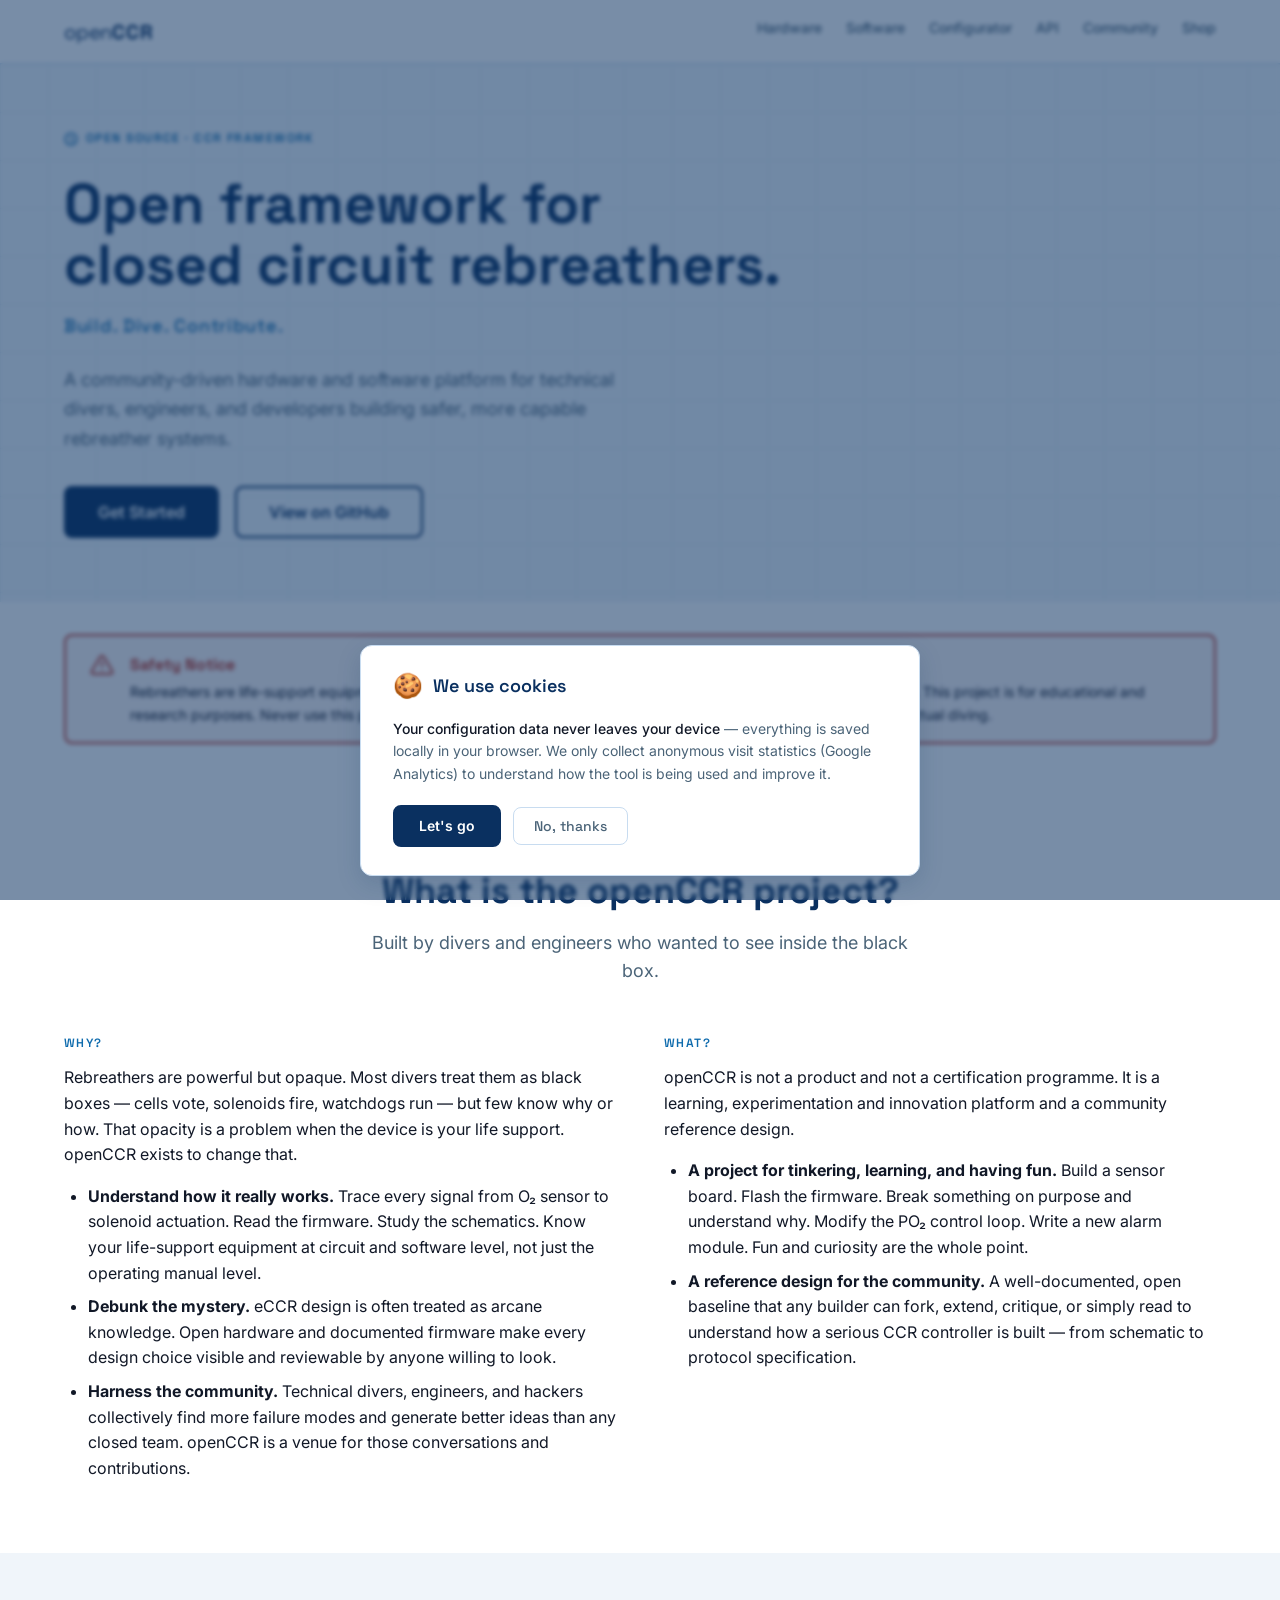
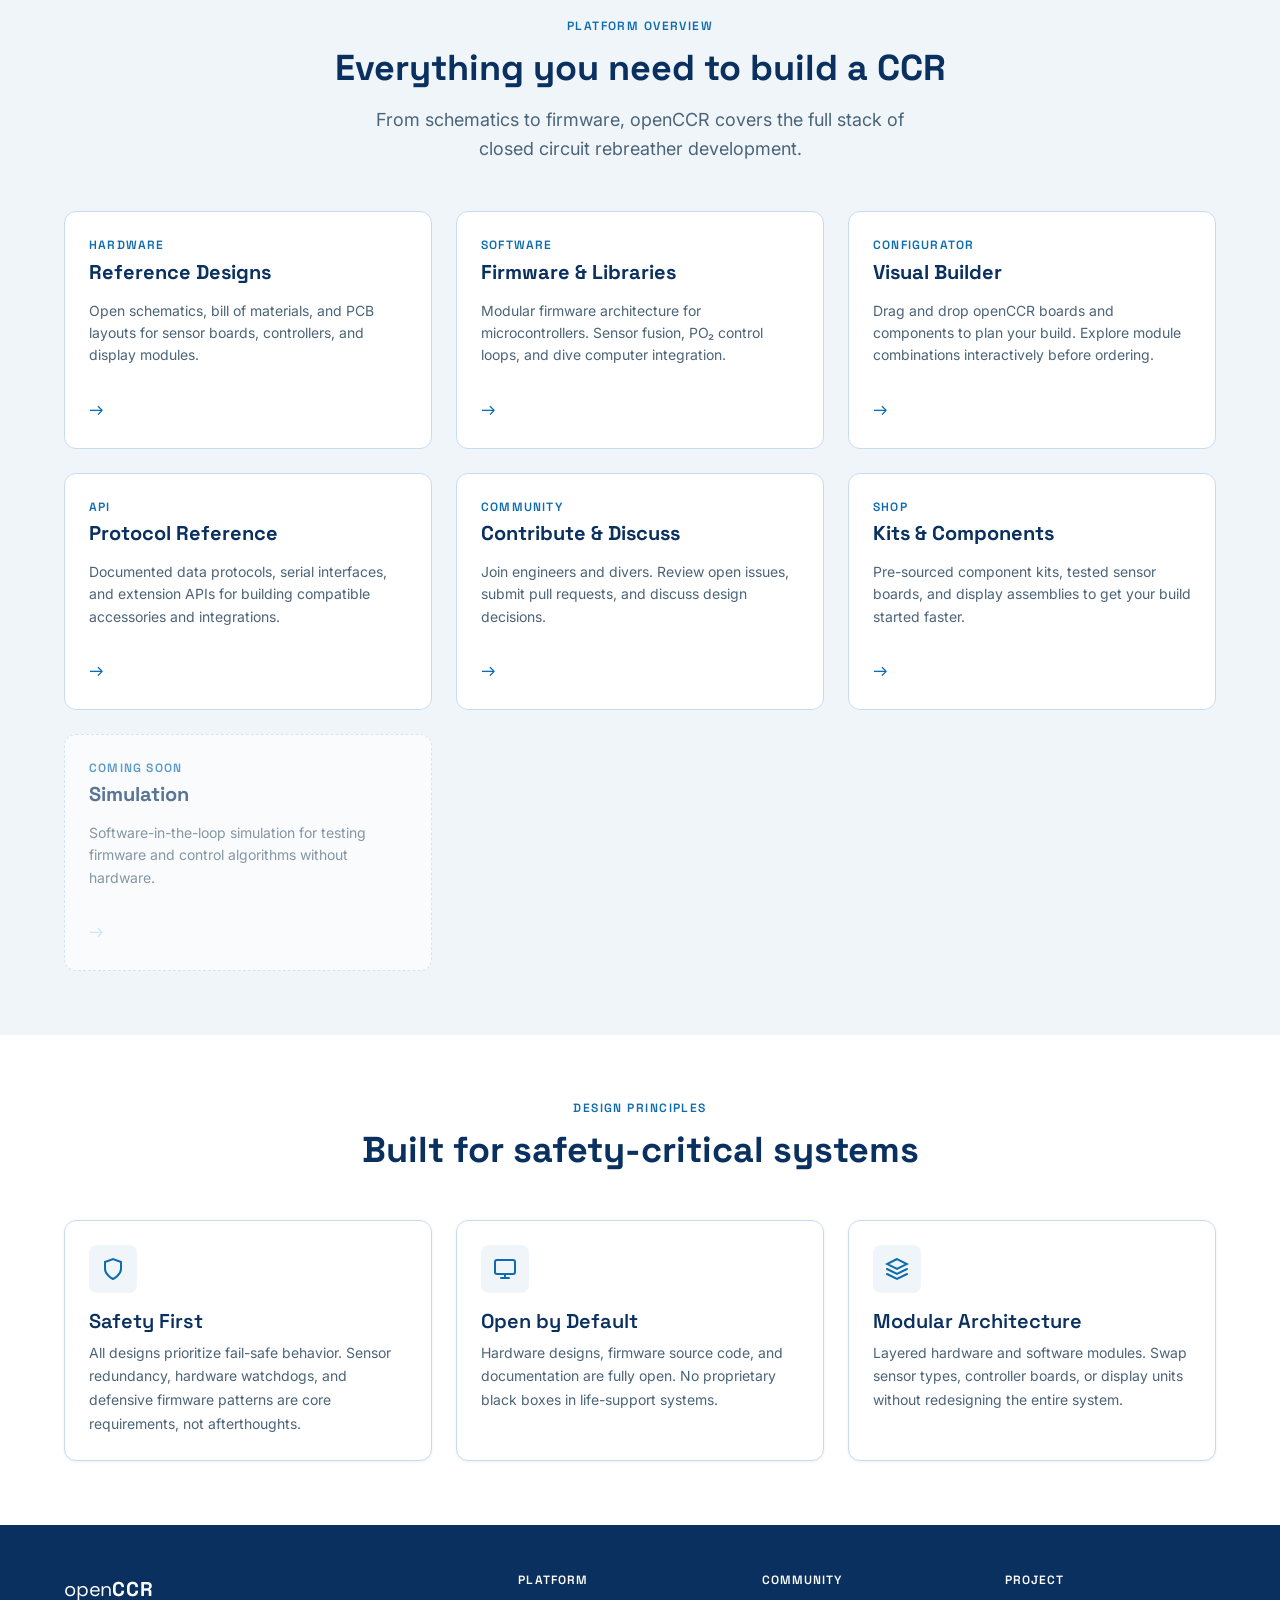
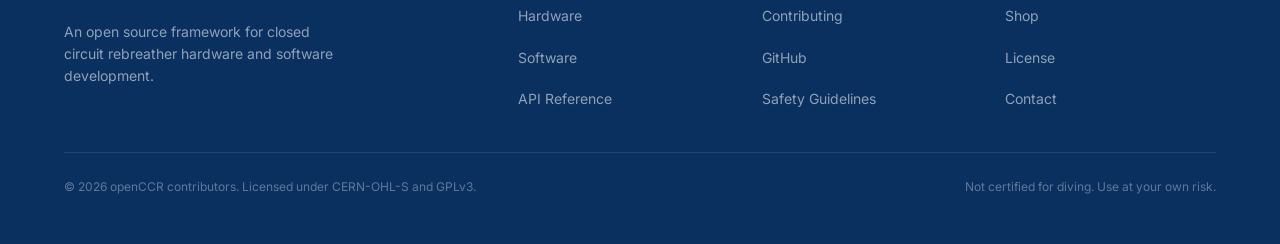
<file: index.html>
<!DOCTYPE html>
<html lang="en">
<head>
  <meta charset="UTF-8">
  <meta name="viewport" content="width=device-width, initial-scale=1.0">
  <title>openCCR — Open Framework for Closed Circuit Rebreathers</title>
  <meta name="description" content="openCCR is an open source framework for closed circuit rebreathers. Hardware designs, firmware, and protocols for technical divers and engineers.">
  <!-- Google Analytics -->
  <script async src="https://www.googletagmanager.com/gtag/js?id=G-BM90FH107W"></script>
  <script>
    window.dataLayer = window.dataLayer || [];
    function gtag(){dataLayer.push(arguments);}
    gtag('js', new Date());
    gtag('config', 'G-BM90FH107W');
  </script>
  <link rel="stylesheet" href="css/main.css">
  <link rel="stylesheet" href="css/components.css">
</head>
<body>

  <!-- Navigation -->
  <nav class="nav" role="navigation" aria-label="Main navigation">
    <div class="container nav__inner">
      <a href="index.html" class="nav__wordmark" aria-label="openCCR home">
        <span class="open">open</span><span class="ccr">CCR</span>
      </a>
      <ul class="nav__links" role="list">
        <li><a href="hardware.html">Hardware</a></li>
        <li><a href="software.html">Software</a></li>
        <li><a href="/configurator">Configurator</a></li>
        <li><a href="api.html">API</a></li>
        <li><a href="community.html">Community</a></li>
        <li><a href="shop.html">Shop</a></li>
      </ul>
      <button class="nav__hamburger" id="nav-hamburger"
              aria-expanded="false" aria-controls="nav-mobile"
              aria-label="Toggle mobile menu">
        <svg width="24" height="24" viewBox="0 0 24 24" fill="none"
             stroke="currentColor" stroke-width="2" stroke-linecap="round"
             aria-hidden="true">
          <line x1="3" y1="6"  x2="21" y2="6"/>
          <line x1="3" y1="12" x2="21" y2="12"/>
          <line x1="3" y1="18" x2="21" y2="18"/>
        </svg>
      </button>
    </div>
  </nav>

  <!-- Mobile Nav -->
  <div class="nav__mobile" id="nav-mobile" role="navigation" aria-label="Mobile navigation">
    <ul class="nav__mobile-links" role="list">
      <li><a href="hardware.html">Hardware</a></li>
      <li><a href="software.html">Software</a></li>
      <li><a href="/configurator">Configurator</a></li>
      <li><a href="api.html">API</a></li>
      <li><a href="community.html">Community</a></li>
      <li><a href="shop.html">Shop</a></li>
    </ul>
  </div>

  <main class="page-content">

    <!-- ========== HERO ========== -->
    <section class="hero">
      <div class="container">
        <div class="hero__content">
          <div class="hero__eyebrow">
            <svg width="14" height="14" viewBox="0 0 24 24" fill="none"
                 stroke="currentColor" stroke-width="2.5" stroke-linecap="round"
                 aria-hidden="true">
              <circle cx="12" cy="12" r="10"/>
              <path d="M12 8v4l3 3"/>
            </svg>
            Open Source · CCR Framework
          </div>
          <h1 class="hero__title">Open framework for closed circuit rebreathers.</h1>
          <p class="hero__tagline">Build. Dive. Contribute.</p>
          <p class="hero__subtitle">
            A community-driven hardware and software platform for technical divers, engineers,
            and developers building safer, more capable rebreather systems.
          </p>
          <div class="hero__actions">
            <a href="hardware.html" class="btn btn--primary btn--lg">Get Started</a>
            <a href="https://github.com/openccr" class="btn btn--outline btn--lg"
               target="_blank" rel="noopener noreferrer">View on GitHub</a>
          </div>
        </div>
      </div>
    </section>

    <!-- ========== SAFETY WARNING ========== -->
    <section class="section" style="padding-block: var(--space-8);">
      <div class="container">
        <div class="safety-warning">
          <svg class="safety-warning__icon" viewBox="0 0 24 24" fill="none"
               stroke="currentColor" stroke-width="2" stroke-linecap="round"
               stroke-linejoin="round" aria-hidden="true">
            <path d="M10.29 3.86L1.82 18a2 2 0 0 0 1.71 3h16.94a2 2 0 0 0 1.71-3L13.71 3.86a2 2 0 0 0-3.42 0z"/>
            <line x1="12" y1="9"  x2="12" y2="13"/>
            <line x1="12" y1="17" x2="12.01" y2="17"/>
          </svg>
          <div class="safety-warning__content">
            <div class="safety-warning__title">Safety Notice</div>
            <p class="safety-warning__text">
              Rebreathers are life-support equipment. Improper construction, configuration, or use
              can result in serious injury or death. This project is for educational and research
              purposes. Never use this project as actual diving equipment.
              Always use certified commercial equipment for actual diving.
            </p>
          </div>
        </div>
      </div>
    </section>

    <!-- ========== WHY / WHAT ========== -->
    <section class="section">
      <div class="container">
        <div class="section-header">
          <p class="section-header__eyebrow">About the Project</p>
          <h2 class="section-header__title">What is the openCCR project?</h2>
          <p class="section-header__subtitle">
            Built by divers and engineers who wanted to see inside the black box.
          </p>
        </div>

        <div class="grid-2" style="align-items: start; gap: var(--space-12);">
          <div>
            <p class="section-header__eyebrow">Why?</p>
            <p>Rebreathers are powerful but opaque. Most divers treat them as black boxes — cells vote, solenoids fire, watchdogs run — but few know why or how. That opacity is a problem when the device is your life support. openCCR exists to change that.</p>
            <ul>
              <li><strong>Understand how it really works.</strong> Trace every signal from O₂ sensor to solenoid actuation. Read the firmware. Study the schematics. Know your life-support equipment at circuit and software level, not just the operating manual level.</li>
              <li><strong>Debunk the mystery.</strong> eCCR design is often treated as arcane knowledge. Open hardware and documented firmware make every design choice visible and reviewable by anyone willing to look.</li>
              <li><strong>Harness the community.</strong> Technical divers, engineers, and hackers collectively find more failure modes and generate better ideas than any closed team. openCCR is a venue for those conversations and contributions.</li>
            </ul>
          </div>

          <div>
            <p class="section-header__eyebrow">What?</p>
            <p>openCCR is not a product and not a certification programme. It is a learning, experimentation and innovation platform and a community reference design.</p>
            <ul>
              <li><strong>A project for tinkering, learning, and having fun.</strong> Build a sensor board. Flash the firmware. Break something on purpose and understand why. Modify the PO₂ control loop. Write a new alarm module. Fun and curiosity are the whole point.</li>
              <li><strong>A reference design for the community.</strong> A well-documented, open baseline that any builder can fork, extend, critique, or simply read to understand how a serious CCR controller is built — from schematic to protocol specification.</li>
            </ul>
          </div>
        </div>
      </div>
    </section>

    <!-- ========== FEATURE CARDS ========== -->
    <section class="section section--subtle">
      <div class="container">
        <div class="section-header">
          <p class="section-header__eyebrow">Platform Overview</p>
          <h2 class="section-header__title">Everything you need to build a CCR</h2>
          <p class="section-header__subtitle">
            From schematics to firmware, openCCR covers the full stack of closed circuit
            rebreather development.
          </p>
        </div>

        <div class="grid-3">
          <a href="hardware.html" class="feature-card">
            <div>
              <div class="feature-card__label">Hardware</div>
              <div class="feature-card__title">Reference Designs</div>
            </div>
            <p class="feature-card__desc">
              Open schematics, bill of materials, and PCB layouts for sensor boards,
              controllers, and display modules.
            </p>
            <span class="feature-card__arrow" aria-hidden="true">→</span>
          </a>

          <a href="software.html" class="feature-card">
            <div>
              <div class="feature-card__label">Software</div>
              <div class="feature-card__title">Firmware &amp; Libraries</div>
            </div>
            <p class="feature-card__desc">
              Modular firmware architecture for microcontrollers. Sensor fusion,
              PO₂ control loops, and dive computer integration.
            </p>
            <span class="feature-card__arrow" aria-hidden="true">→</span>
          </a>

          <a href="/configurator" class="feature-card">
            <div>
              <div class="feature-card__label">Configurator</div>
              <div class="feature-card__title">Visual Builder</div>
            </div>
            <p class="feature-card__desc">
              Drag and drop openCCR boards and components to plan your build.
              Explore module combinations interactively before ordering.
            </p>
            <span class="feature-card__arrow" aria-hidden="true">→</span>
          </a>

          <a href="api.html" class="feature-card">
            <div>
              <div class="feature-card__label">API</div>
              <div class="feature-card__title">Protocol Reference</div>
            </div>
            <p class="feature-card__desc">
              Documented data protocols, serial interfaces, and extension APIs for building
              compatible accessories and integrations.
            </p>
            <span class="feature-card__arrow" aria-hidden="true">→</span>
          </a>

          <a href="community.html" class="feature-card">
            <div>
              <div class="feature-card__label">Community</div>
              <div class="feature-card__title">Contribute &amp; Discuss</div>
            </div>
            <p class="feature-card__desc">
              Join engineers and divers. Review open issues, submit pull requests,
              and discuss design decisions.
            </p>
            <span class="feature-card__arrow" aria-hidden="true">→</span>
          </a>

          <a href="shop.html" class="feature-card">
            <div>
              <div class="feature-card__label">Shop</div>
              <div class="feature-card__title">Kits &amp; Components</div>
            </div>
            <p class="feature-card__desc">
              Pre-sourced component kits, tested sensor boards, and display assemblies
              to get your build started faster.
            </p>
            <span class="feature-card__arrow" aria-hidden="true">→</span>
          </a>

          <div class="feature-card" style="border-style: dashed; opacity: 0.65; cursor: default;">
            <div>
              <div class="feature-card__label">Coming Soon</div>
              <div class="feature-card__title">Simulation</div>
            </div>
            <p class="feature-card__desc">
              Software-in-the-loop simulation for testing firmware and control algorithms
              without hardware.
            </p>
            <span class="feature-card__arrow" aria-hidden="true"
                  style="color: var(--color-border);">→</span>
          </div>
        </div>
      </div>
    </section>

    <!-- ========== DESIGN PRINCIPLES ========== -->
    <section class="section">
      <div class="container">
        <div class="section-header">
          <p class="section-header__eyebrow">Design Principles</p>
          <h2 class="section-header__title">Built for safety-critical systems</h2>
        </div>

        <div class="grid-3">
          <div class="card">
            <div class="card__icon" aria-hidden="true">
              <svg width="24" height="24" viewBox="0 0 24 24" fill="none"
                   stroke="currentColor" stroke-width="2" stroke-linecap="round">
                <path d="M12 22s8-4 8-10V5l-8-3-8 3v7c0 6 8 10 8 10z"/>
              </svg>
            </div>
            <h3 class="card__title">Safety First</h3>
            <p class="card__body">
              All designs prioritize fail-safe behavior. Sensor redundancy, hardware watchdogs,
              and defensive firmware patterns are core requirements, not afterthoughts.
            </p>
          </div>

          <div class="card">
            <div class="card__icon" aria-hidden="true">
              <svg width="24" height="24" viewBox="0 0 24 24" fill="none"
                   stroke="currentColor" stroke-width="2" stroke-linecap="round">
                <rect x="2" y="3" width="20" height="14" rx="2"/>
                <path d="M8 21h8M12 17v4"/>
              </svg>
            </div>
            <h3 class="card__title">Open by Default</h3>
            <p class="card__body">
              Hardware designs, firmware source code, and documentation are fully open.
              No proprietary black boxes in life-support systems.
            </p>
          </div>

          <div class="card">
            <div class="card__icon" aria-hidden="true">
              <svg width="24" height="24" viewBox="0 0 24 24" fill="none"
                   stroke="currentColor" stroke-width="2" stroke-linecap="round">
                <path d="M12 2L2 7l10 5 10-5-10-5z"/>
                <path d="M2 17l10 5 10-5"/>
                <path d="M2 12l10 5 10-5"/>
              </svg>
            </div>
            <h3 class="card__title">Modular Architecture</h3>
            <p class="card__body">
              Layered hardware and software modules. Swap sensor types, controller boards,
              or display units without redesigning the entire system.
            </p>
          </div>
        </div>
      </div>
    </section>

  </main>

  <!-- Footer -->
  <footer class="footer">
    <div class="container">
      <div class="footer__inner">
        <div class="footer__brand">
          <a href="index.html" class="nav__wordmark" aria-label="openCCR home">
            <span class="open">open</span><span class="ccr">CCR</span>
          </a>
          <p class="footer__tagline">
            An open source framework for closed circuit rebreather hardware
            and software development.
          </p>
        </div>

        <div class="footer__col">
          <h4>Platform</h4>
          <ul>
            <li><a href="hardware.html">Hardware</a></li>
            <li><a href="software.html">Software</a></li>
            <li><a href="api.html">API Reference</a></li>
          </ul>
        </div>

        <div class="footer__col">
          <h4>Community</h4>
          <ul>
            <li><a href="community.html">Contributing</a></li>
            <li><a href="https://github.com/openccr" target="_blank" rel="noopener noreferrer">GitHub</a></li>
            <li><a href="community.html#safety">Safety Guidelines</a></li>
          </ul>
        </div>

        <div class="footer__col">
          <h4>Project</h4>
          <ul>
            <li><a href="shop.html">Shop</a></li>
            <li><a href="community.html#license">License</a></li>
            <li><a href="community.html#contact">Contact</a></li>
          </ul>
        </div>
      </div>

      <div class="footer__bottom">
        <span>© 2026 openCCR contributors. Licensed under CERN-OHL-S and GPLv3.</span>
        <span>Not certified for diving. Use at your own risk.</span>
      </div>
    </div>
  </footer>

  <script src="js/nav.js"></script>
  <script src="js/cookie-banner.js"></script>
</body>
</html>
</file>
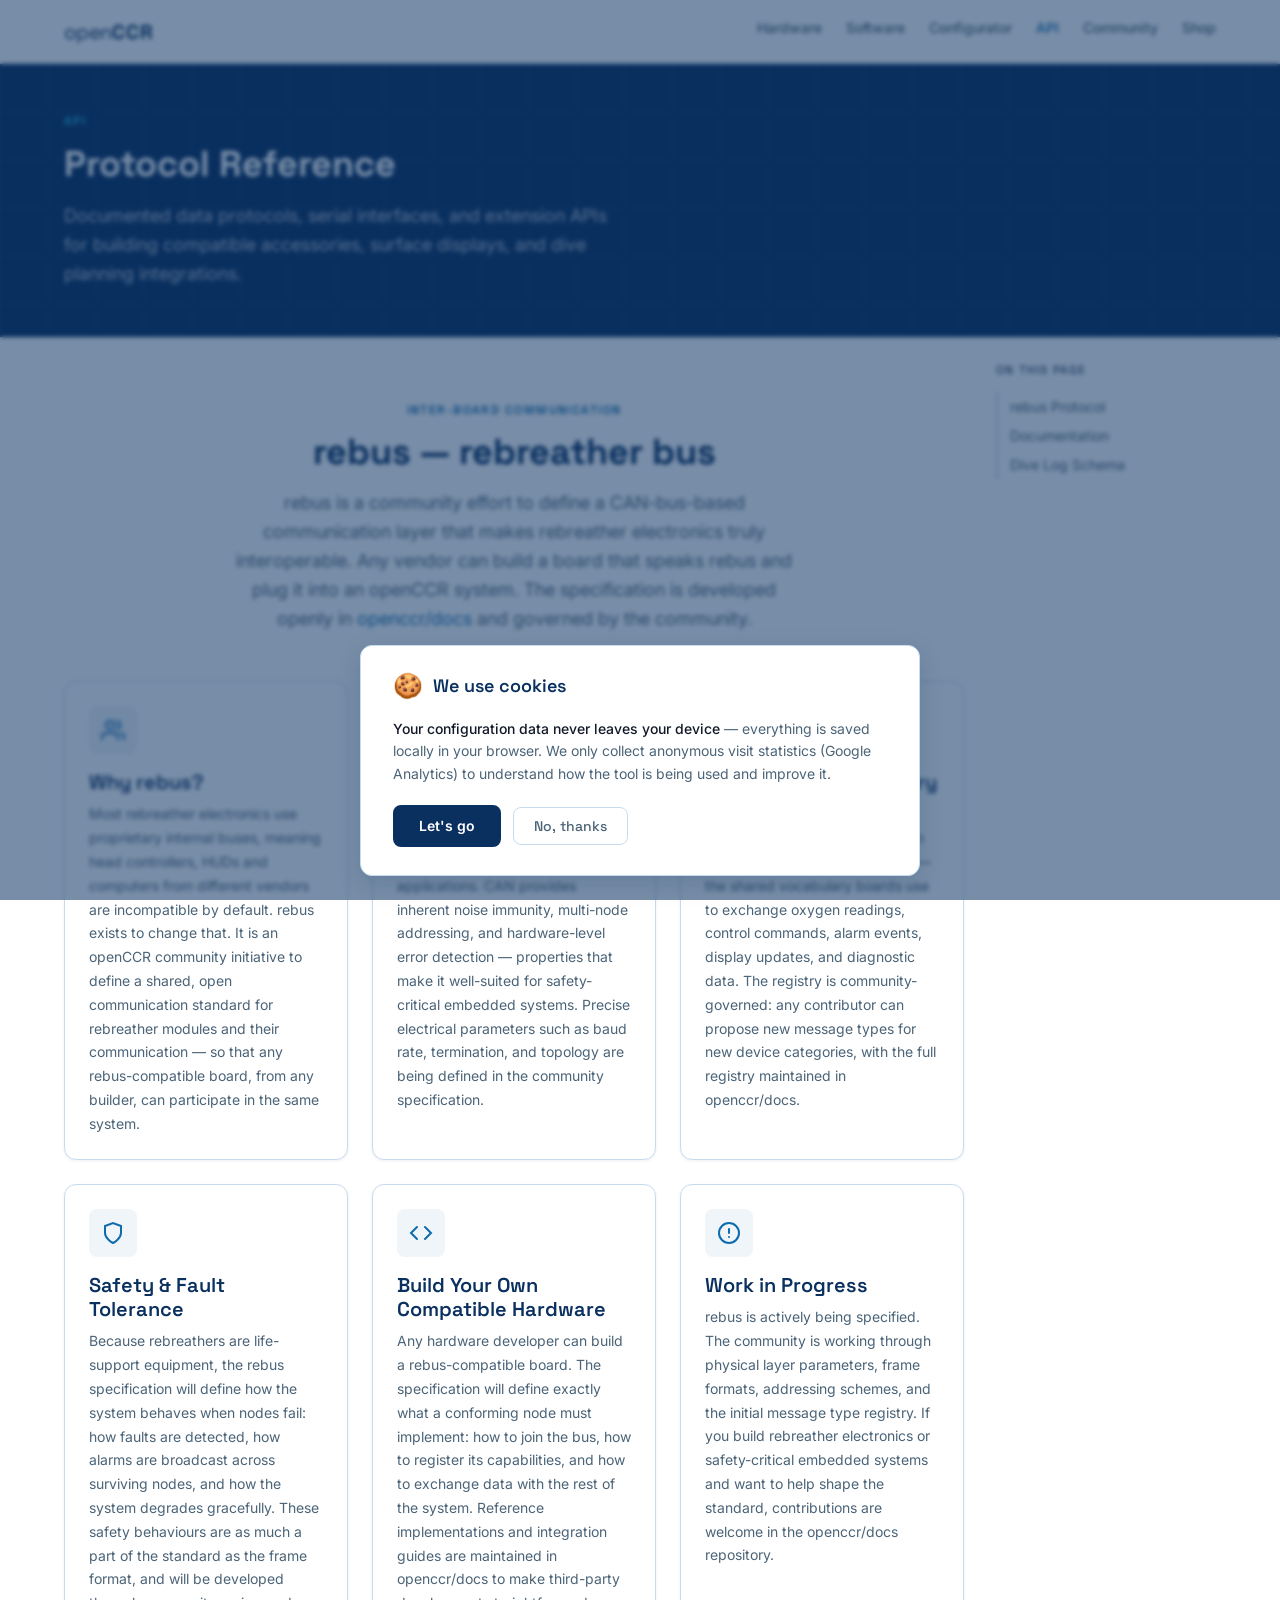
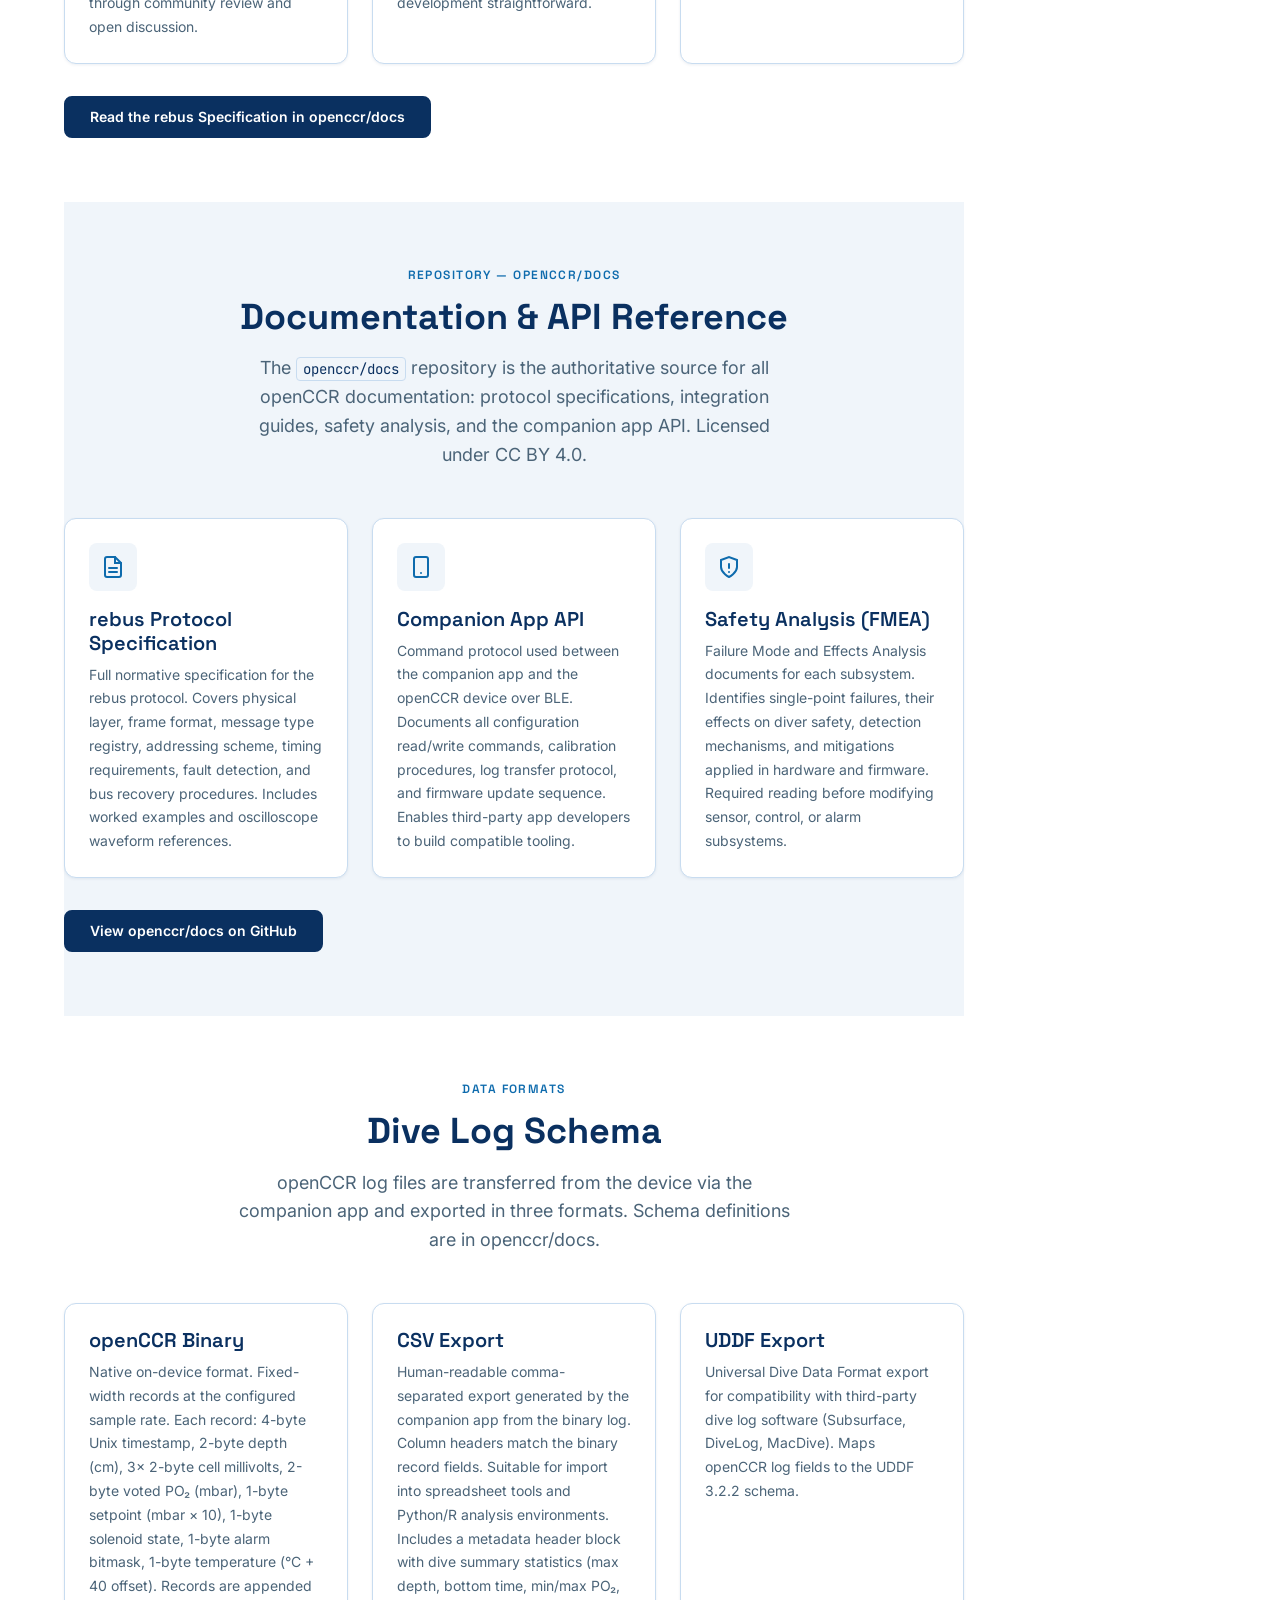
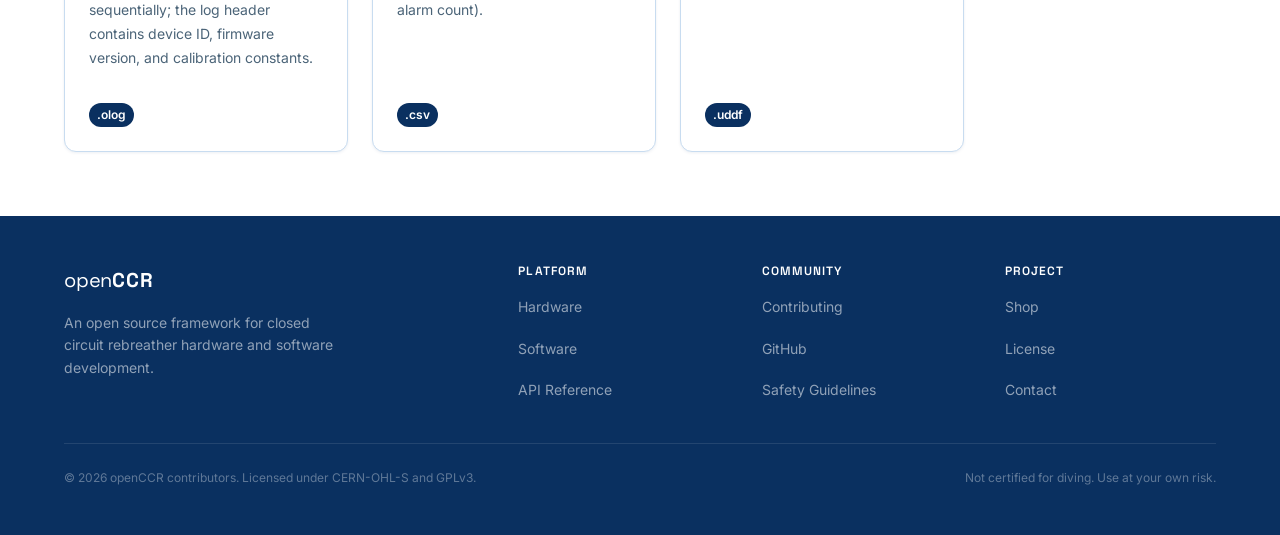
<file: api.html>
<!DOCTYPE html>
<html lang="en">
<head>
  <meta charset="UTF-8">
  <meta name="viewport" content="width=device-width, initial-scale=1.0">
  <title>API Reference — openCCR</title>
  <meta name="description" content="openCCR API and protocol reference: rebus inter-board communication protocol, companion app API, dive log formats, and integration guides from openccr/docs.">
  <!-- Google Analytics -->
  <script async src="https://www.googletagmanager.com/gtag/js?id=G-BM90FH107W"></script>
  <script>
    window.dataLayer = window.dataLayer || [];
    function gtag(){dataLayer.push(arguments);}
    gtag('js', new Date());
    gtag('config', 'G-BM90FH107W');
  </script>
  <link rel="stylesheet" href="css/main.css">
  <link rel="stylesheet" href="css/components.css">
</head>
<body>

  <!-- Navigation -->
  <nav class="nav" role="navigation" aria-label="Main navigation">
    <div class="container nav__inner">
      <a href="index.html" class="nav__wordmark" aria-label="openCCR home">
        <span class="open">open</span><span class="ccr">CCR</span>
      </a>
      <ul class="nav__links" role="list">
        <li><a href="hardware.html">Hardware</a></li>
        <li><a href="software.html">Software</a></li>
        <li><a href="/configurator">Configurator</a></li>
        <li><a href="api.html" class="active">API</a></li>
        <li><a href="community.html">Community</a></li>
        <li><a href="shop.html">Shop</a></li>
      </ul>
      <button class="nav__hamburger" id="nav-hamburger"
              aria-expanded="false" aria-controls="nav-mobile"
              aria-label="Toggle mobile menu">
        <svg width="24" height="24" viewBox="0 0 24 24" fill="none"
             stroke="currentColor" stroke-width="2" stroke-linecap="round"
             aria-hidden="true">
          <line x1="3" y1="6"  x2="21" y2="6"/>
          <line x1="3" y1="12" x2="21" y2="12"/>
          <line x1="3" y1="18" x2="21" y2="18"/>
        </svg>
      </button>
    </div>
  </nav>

  <!-- Mobile Nav -->
  <div class="nav__mobile" id="nav-mobile" role="navigation" aria-label="Mobile navigation">
    <ul class="nav__mobile-links" role="list">
      <li><a href="hardware.html">Hardware</a></li>
      <li><a href="software.html">Software</a></li>
      <li><a href="/configurator">Configurator</a></li>
      <li><a href="api.html" class="active">API</a></li>
      <li><a href="community.html">Community</a></li>
      <li><a href="shop.html">Shop</a></li>
    </ul>
  </div>

  <main class="page-content">

    <!-- Page Hero -->
    <div class="page-hero">
      <div class="container page-hero__inner">
        <p class="page-hero__eyebrow">API</p>
        <h1 class="page-hero__title">Protocol Reference</h1>
        <p class="page-hero__subtitle">
          Documented data protocols, serial interfaces, and extension APIs for building
          compatible accessories, surface displays, and dive planning integrations.
        </p>
      </div>
    </div>

    <!-- Page body: content + floating TOC -->
    <div class="page-with-toc">
      <div class="page-with-toc__content">

    <!-- rebus Protocol -->
    <section class="section" id="rebus-protocol">
      <div class="container">
        <div class="section-header">
          <p class="section-header__eyebrow">Inter-Board Communication</p>
          <h2 class="section-header__title">rebus — rebreather bus</h2>
          <p class="section-header__subtitle">
            rebus is a community effort to define
            a CAN-bus-based communication layer that makes rebreather electronics truly
            interoperable. Any vendor can build a board that speaks rebus and plug it into
            an openCCR system. The specification is developed openly in
            <a href="https://github.com/openccr/docs" target="_blank" rel="noopener noreferrer">openccr/docs</a>
            and governed by the community.
          </p>
        </div>
        <div class="grid-3" style="margin-bottom: var(--space-8);">
          <div class="card">
            <div class="card__icon" aria-hidden="true">
              <svg width="24" height="24" viewBox="0 0 24 24" fill="none"
                   stroke="currentColor" stroke-width="2" stroke-linecap="round">
                <path d="M17 21v-2a4 4 0 0 0-4-4H5a4 4 0 0 0-4 4v2"/>
                <circle cx="9" cy="7" r="4"/>
                <path d="M23 21v-2a4 4 0 0 0-3-3.87"/>
                <path d="M16 3.13a4 4 0 0 1 0 7.75"/>
              </svg>
            </div>
            <h3 class="card__title">Why rebus?</h3>
            <p class="card__body">Most rebreather electronics use proprietary internal buses, meaning head controllers, HUDs and computers from different vendors are incompatible by default. rebus exists to change that. It is an openCCR community initiative to define a shared, open communication standard for rebreather modules and their communication — so that any rebus-compatible board, from any builder, can participate in the same system.</p>
          </div>
          <div class="card">
            <div class="card__icon" aria-hidden="true">
              <svg width="24" height="24" viewBox="0 0 24 24" fill="none"
                   stroke="currentColor" stroke-width="2" stroke-linecap="round">
                <rect x="2" y="2" width="20" height="8" rx="2" ry="2"/>
                <rect x="2" y="14" width="20" height="8" rx="2" ry="2"/>
                <line x1="6" y1="6" x2="6.01" y2="6"/>
                <line x1="6" y1="18" x2="6.01" y2="18"/>
              </svg>
            </div>
            <h3 class="card__title">CAN Bus Foundation</h3>
            <p class="card__body">rebus is built on CAN bus, a differential serial standard proven in automotive and industrial applications. CAN provides inherent noise immunity, multi-node addressing, and hardware-level error detection — properties that make it well-suited for safety-critical embedded systems. Precise electrical parameters such as baud rate, termination, and topology are being defined in the community specification.</p>
          </div>
          <div class="card">
            <div class="card__icon" aria-hidden="true">
              <svg width="24" height="24" viewBox="0 0 24 24" fill="none"
                   stroke="currentColor" stroke-width="2" stroke-linecap="round">
                <path d="M4 6h16M4 10h16M4 14h16M4 18h16"/>
              </svg>
            </div>
            <h3 class="card__title">Open Message Registry</h3>
            <p class="card__body">Above the physical layer, rebus defines a message format and an open registry of message types — the shared vocabulary boards use to exchange oxygen readings, control commands, alarm events, display updates, and diagnostic data. The registry is community-governed: any contributor can propose new message types for new device categories, with the full registry maintained in openccr/docs.</p>
          </div>
          <div class="card">
            <div class="card__icon" aria-hidden="true">
              <svg width="24" height="24" viewBox="0 0 24 24" fill="none"
                   stroke="currentColor" stroke-width="2" stroke-linecap="round">
                <path d="M12 22s8-4 8-10V5l-8-3-8 3v7c0 6 8 10 8 10z"/>
              </svg>
            </div>
            <h3 class="card__title">Safety &amp; Fault Tolerance</h3>
            <p class="card__body">Because rebreathers are life-support equipment, the rebus specification will define how the system behaves when nodes fail: how faults are detected, how alarms are broadcast across surviving nodes, and how the system degrades gracefully. These safety behaviours are as much a part of the standard as the frame format, and will be developed through community review and open discussion.</p>
          </div>
          <div class="card">
            <div class="card__icon" aria-hidden="true">
              <svg width="24" height="24" viewBox="0 0 24 24" fill="none"
                   stroke="currentColor" stroke-width="2" stroke-linecap="round">
                <polyline points="16 18 22 12 16 6"/>
                <polyline points="8 6 2 12 8 18"/>
              </svg>
            </div>
            <h3 class="card__title">Build Your Own Compatible Hardware</h3>
            <p class="card__body">Any hardware developer can build a rebus-compatible board. The specification will define exactly what a conforming node must implement: how to join the bus, how to register its capabilities, and how to exchange data with the rest of the system. Reference implementations and integration guides are maintained in openccr/docs to make third-party development straightforward.</p>
          </div>
          <div class="card">
            <div class="card__icon" aria-hidden="true">
              <svg width="24" height="24" viewBox="0 0 24 24" fill="none"
                   stroke="currentColor" stroke-width="2" stroke-linecap="round">
                <circle cx="12" cy="12" r="10"/>
                <line x1="12" y1="8" x2="12" y2="12"/>
                <line x1="12" y1="16" x2="12.01" y2="16"/>
              </svg>
            </div>
            <h3 class="card__title">Work in Progress</h3>
            <p class="card__body">rebus is actively being specified. The community is working through physical layer parameters, frame formats, addressing schemes, and the initial message type registry. If you build rebreather electronics or safety-critical embedded systems and want to help shape the standard, contributions are welcome in the openccr/docs repository.</p>
          </div>
        </div>
        <a href="https://github.com/openccr/docs" target="_blank" rel="noopener noreferrer"
           class="btn btn--primary">Read the rebus Specification in openccr/docs</a>
      </div>
    </section>

    <!-- Companion App API -->
    <section class="section section--subtle" id="docs-reference">
      <div class="container">
        <div class="section-header">
          <p class="section-header__eyebrow">Repository — openccr/docs</p>
          <h2 class="section-header__title">Documentation &amp; API Reference</h2>
          <p class="section-header__subtitle">
            The <code>openccr/docs</code> repository is the authoritative source for all
            openCCR documentation: protocol specifications, integration guides, safety analysis,
            and the companion app API. Licensed under CC BY 4.0.
          </p>
        </div>
        <div class="grid-3" style="margin-bottom: var(--space-8);">
          <div class="card">
            <div class="card__icon" aria-hidden="true">
              <svg width="24" height="24" viewBox="0 0 24 24" fill="none"
                   stroke="currentColor" stroke-width="2" stroke-linecap="round">
                <path d="M14 2H6a2 2 0 0 0-2 2v16a2 2 0 0 0 2 2h12a2 2 0 0 0 2-2V8z"/>
                <polyline points="14 2 14 8 20 8"/>
                <line x1="16" y1="13" x2="8" y2="13"/>
                <line x1="16" y1="17" x2="8" y2="17"/>
              </svg>
            </div>
            <h3 class="card__title">rebus Protocol Specification</h3>
            <p class="card__body">Full normative specification for the rebus protocol. Covers physical layer, frame format, message type registry, addressing scheme, timing requirements, fault detection, and bus recovery procedures. Includes worked examples and oscilloscope waveform references.</p>
          </div>
          <div class="card">
            <div class="card__icon" aria-hidden="true">
              <svg width="24" height="24" viewBox="0 0 24 24" fill="none"
                   stroke="currentColor" stroke-width="2" stroke-linecap="round">
                <rect x="5" y="2" width="14" height="20" rx="2" ry="2"/>
                <path d="M12 18h.01"/>
              </svg>
            </div>
            <h3 class="card__title">Companion App API</h3>
            <p class="card__body">Command protocol used between the companion app and the openCCR device over BLE. Documents all configuration read/write commands, calibration procedures, log transfer protocol, and firmware update sequence. Enables third-party app developers to build compatible tooling.</p>
          </div>
          <div class="card">
            <div class="card__icon" aria-hidden="true">
              <svg width="24" height="24" viewBox="0 0 24 24" fill="none"
                   stroke="currentColor" stroke-width="2" stroke-linecap="round">
                <path d="M12 22s8-4 8-10V5l-8-3-8 3v7c0 6 8 10 8 10z"/>
                <line x1="12" y1="9" x2="12" y2="13"/>
                <line x1="12" y1="17" x2="12.01" y2="17"/>
              </svg>
            </div>
            <h3 class="card__title">Safety Analysis (FMEA)</h3>
            <p class="card__body">Failure Mode and Effects Analysis documents for each subsystem. Identifies single-point failures, their effects on diver safety, detection mechanisms, and mitigations applied in hardware and firmware. Required reading before modifying sensor, control, or alarm subsystems.</p>
          </div>
        </div>
        <a href="https://github.com/openccr/docs" target="_blank" rel="noopener noreferrer"
           class="btn btn--primary">View openccr/docs on GitHub</a>
      </div>
    </section>

    <!-- Dive Log Format -->
    <section class="section" id="dive-log">
      <div class="container">
        <div class="section-header">
          <p class="section-header__eyebrow">Data Formats</p>
          <h2 class="section-header__title">Dive Log Schema</h2>
          <p class="section-header__subtitle">
            openCCR log files are transferred from the device via the companion app and
            exported in three formats. Schema definitions are in openccr/docs.
          </p>
        </div>
        <div class="grid-3">
          <div class="card">
            <h3 class="card__title">openCCR Binary</h3>
            <p class="card__body">Native on-device format. Fixed-width records at the configured sample rate. Each record: 4-byte Unix timestamp, 2-byte depth (cm), 3× 2-byte cell millivolts, 2-byte voted PO₂ (mbar), 1-byte setpoint (mbar × 10), 1-byte solenoid state, 1-byte alarm bitmask, 1-byte temperature (°C + 40 offset). Records are appended sequentially; the log header contains device ID, firmware version, and calibration constants.</p>
            <div class="card__footer"><span class="badge badge--navy">.olog</span></div>
          </div>
          <div class="card">
            <h3 class="card__title">CSV Export</h3>
            <p class="card__body">Human-readable comma-separated export generated by the companion app from the binary log. Column headers match the binary record fields. Suitable for import into spreadsheet tools and Python/R analysis environments. Includes a metadata header block with dive summary statistics (max depth, bottom time, min/max PO₂, alarm count).</p>
            <div class="card__footer"><span class="badge badge--navy">.csv</span></div>
          </div>
          <div class="card">
            <h3 class="card__title">UDDF Export</h3>
            <p class="card__body">Universal Dive Data Format export for compatibility with third-party dive log software (Subsurface, DiveLog, MacDive). Maps openCCR log fields to the UDDF 3.2.2 schema. </p>
            <div class="card__footer"><span class="badge badge--navy">.uddf</span></div>
          </div>
        </div>
      </div>
    </section>

      </div><!-- end page-with-toc__content -->

      <!-- Floating TOC -->
      <aside class="page-toc" aria-label="Page contents">
        <p class="page-toc__label">On this page</p>
        <ul class="page-toc__list">
          <li><a href="#rebus-protocol">rebus Protocol</a></li>
          <li><a href="#docs-reference">Documentation</a></li>
          <li><a href="#dive-log">Dive Log Schema</a></li>
        </ul>
      </aside>

    </div><!-- end page-with-toc -->

  </main>

  <!-- Footer -->
  <footer class="footer">
    <div class="container">
      <div class="footer__inner">
        <div class="footer__brand">
          <a href="index.html" class="nav__wordmark" aria-label="openCCR home">
            <span class="open">open</span><span class="ccr">CCR</span>
          </a>
          <p class="footer__tagline">
            An open source framework for closed circuit rebreather hardware
            and software development.
          </p>
        </div>
        <div class="footer__col">
          <h4>Platform</h4>
          <ul>
            <li><a href="hardware.html">Hardware</a></li>
            <li><a href="software.html">Software</a></li>
            <li><a href="api.html">API Reference</a></li>
          </ul>
        </div>
        <div class="footer__col">
          <h4>Community</h4>
          <ul>
            <li><a href="community.html">Contributing</a></li>
            <li><a href="https://github.com/openccr" target="_blank" rel="noopener noreferrer">GitHub</a></li>
            <li><a href="community.html#safety">Safety Guidelines</a></li>
          </ul>
        </div>
        <div class="footer__col">
          <h4>Project</h4>
          <ul>
            <li><a href="shop.html">Shop</a></li>
            <li><a href="community.html#license">License</a></li>
            <li><a href="community.html#contact">Contact</a></li>
          </ul>
        </div>
      </div>
      <div class="footer__bottom">
        <span>© 2026 openCCR contributors. Licensed under CERN-OHL-S and GPLv3.</span>
        <span>Not certified for diving. Use at your own risk.</span>
      </div>
    </div>
  </footer>

  <script src="js/nav.js"></script>
  <script src="js/cookie-banner.js"></script>
</body>
</html>
</file>
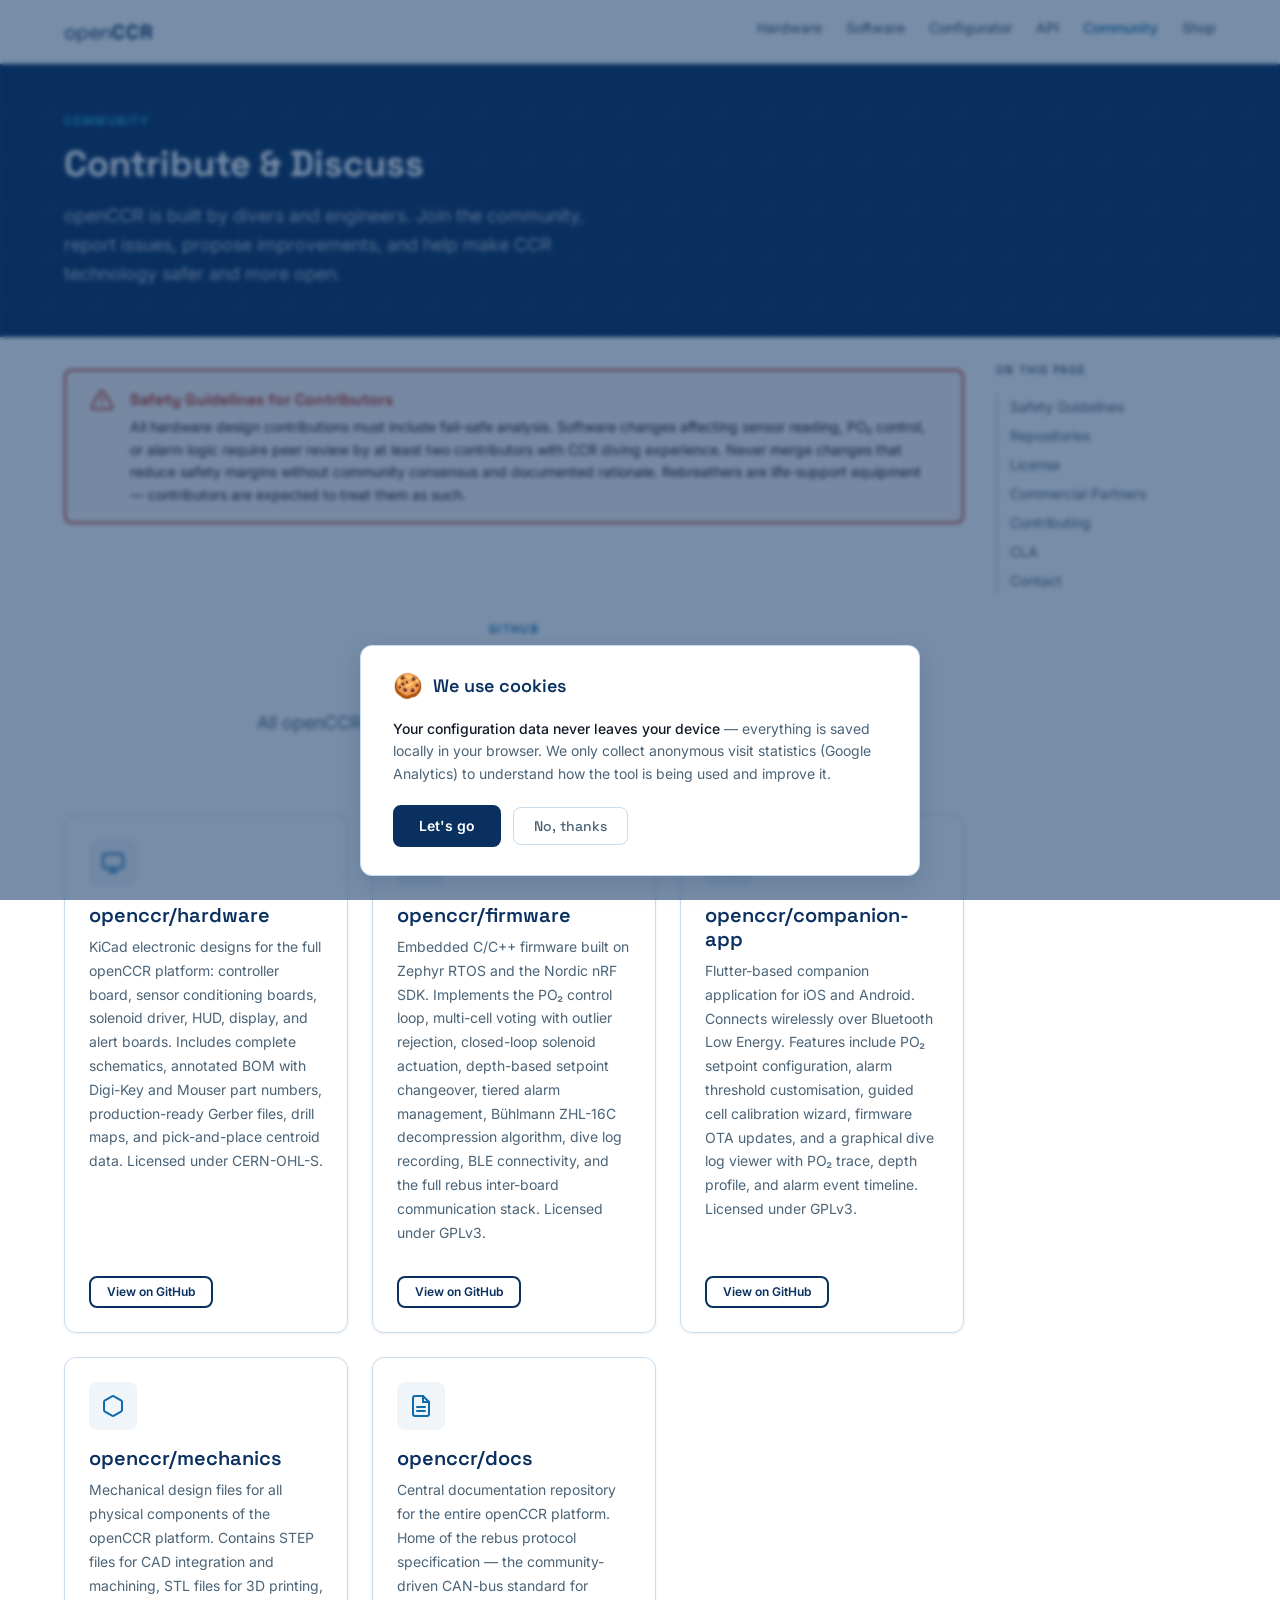
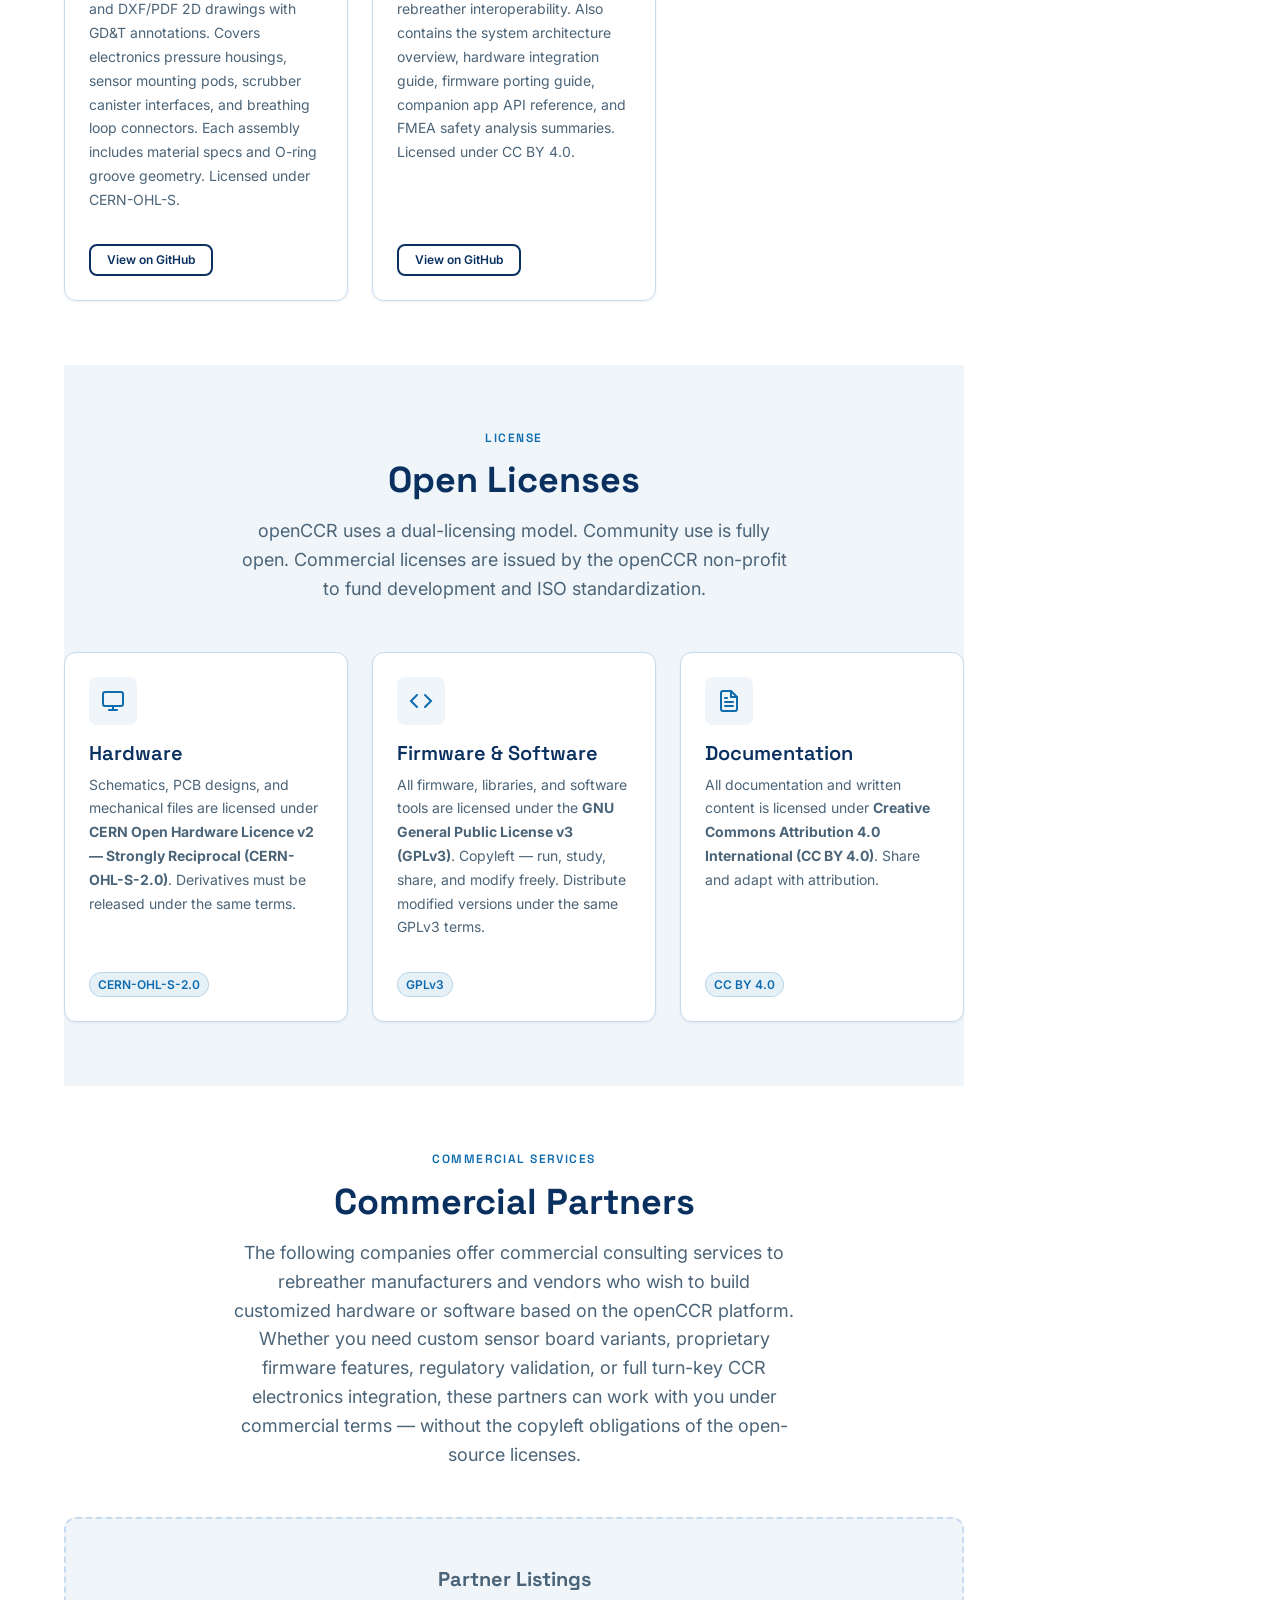
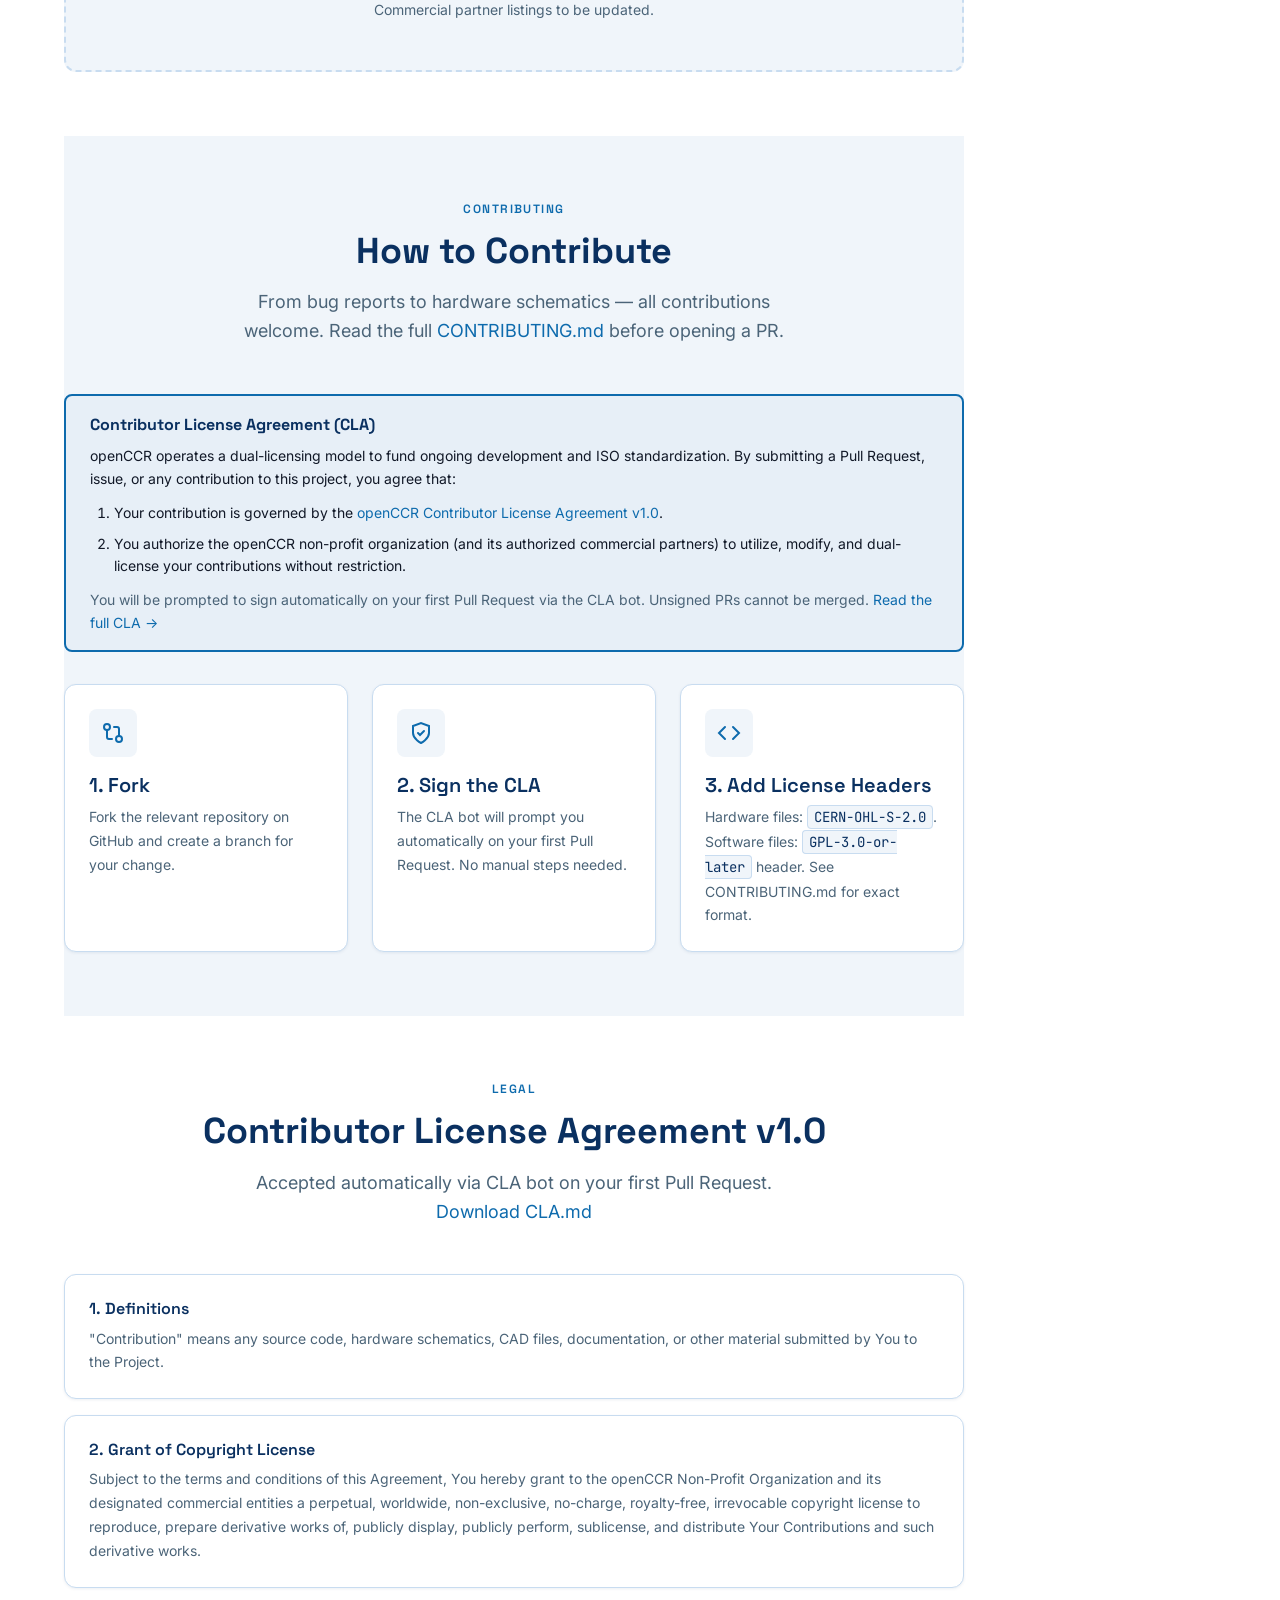
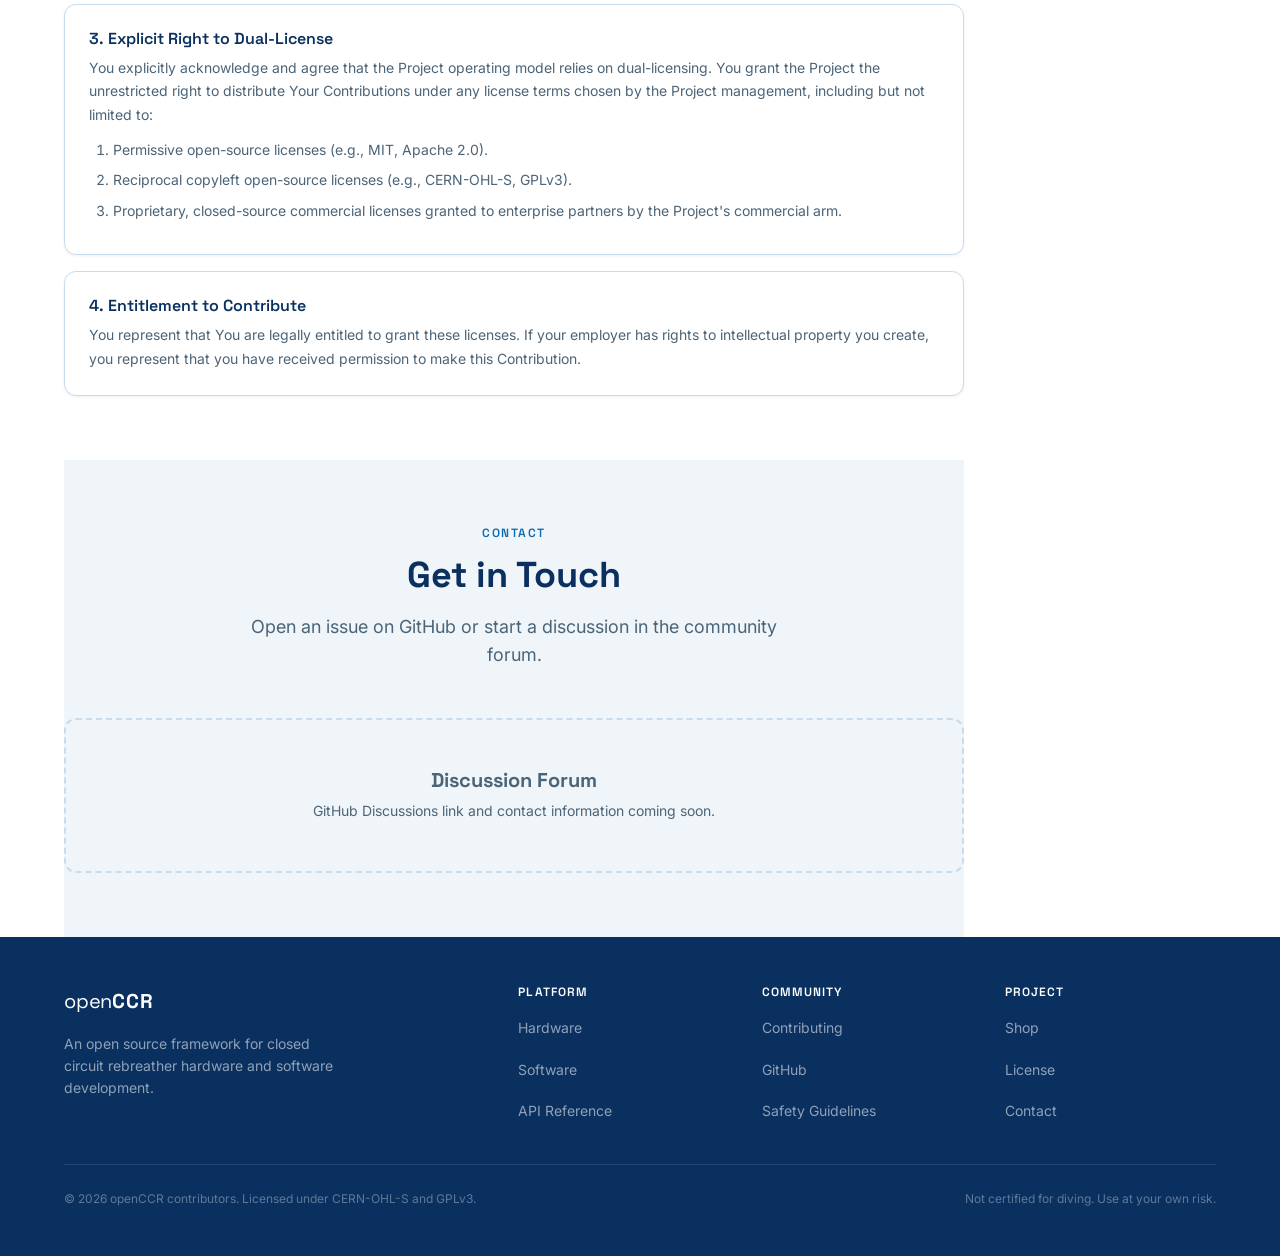
<file: community.html>
<!DOCTYPE html>
<html lang="en">
<head>
  <meta charset="UTF-8">
  <meta name="viewport" content="width=device-width, initial-scale=1.0">
  <title>Community — openCCR</title>
  <meta name="description" content="openCCR community: contributing guidelines, GitHub links, safety warnings, and license information.">
  <!-- Google Analytics -->
  <script async src="https://www.googletagmanager.com/gtag/js?id=G-BM90FH107W"></script>
  <script>
    window.dataLayer = window.dataLayer || [];
    function gtag(){dataLayer.push(arguments);}
    gtag('js', new Date());
    gtag('config', 'G-BM90FH107W');
  </script>
  <link rel="stylesheet" href="css/main.css">
  <link rel="stylesheet" href="css/components.css">
</head>
<body>

  <!-- Navigation -->
  <nav class="nav" role="navigation" aria-label="Main navigation">
    <div class="container nav__inner">
      <a href="index.html" class="nav__wordmark" aria-label="openCCR home">
        <span class="open">open</span><span class="ccr">CCR</span>
      </a>
      <ul class="nav__links" role="list">
        <li><a href="hardware.html">Hardware</a></li>
        <li><a href="software.html">Software</a></li>
        <li><a href="/configurator">Configurator</a></li>
        <li><a href="api.html">API</a></li>
        <li><a href="community.html" class="active">Community</a></li>
        <li><a href="shop.html">Shop</a></li>
      </ul>
      <button class="nav__hamburger" id="nav-hamburger"
              aria-expanded="false" aria-controls="nav-mobile"
              aria-label="Toggle mobile menu">
        <svg width="24" height="24" viewBox="0 0 24 24" fill="none"
             stroke="currentColor" stroke-width="2" stroke-linecap="round"
             aria-hidden="true">
          <line x1="3" y1="6"  x2="21" y2="6"/>
          <line x1="3" y1="12" x2="21" y2="12"/>
          <line x1="3" y1="18" x2="21" y2="18"/>
        </svg>
      </button>
    </div>
  </nav>

  <!-- Mobile Nav -->
  <div class="nav__mobile" id="nav-mobile" role="navigation" aria-label="Mobile navigation">
    <ul class="nav__mobile-links" role="list">
      <li><a href="hardware.html">Hardware</a></li>
      <li><a href="software.html">Software</a></li>
      <li><a href="/configurator">Configurator</a></li>
      <li><a href="api.html">API</a></li>
      <li><a href="community.html" class="active">Community</a></li>
      <li><a href="shop.html">Shop</a></li>
    </ul>
  </div>

  <main class="page-content">

    <!-- Page Hero -->
    <div class="page-hero">
      <div class="container page-hero__inner">
        <p class="page-hero__eyebrow">Community</p>
        <h1 class="page-hero__title">Contribute &amp; Discuss</h1>
        <p class="page-hero__subtitle">
          openCCR is built by divers and engineers. Join the community, report issues,
          propose improvements, and help make CCR technology safer and more open.
        </p>
      </div>
    </div>

    <!-- Page body: content + floating TOC -->
    <div class="page-with-toc">
      <div class="page-with-toc__content">

    <!-- Safety Guidelines -->
    <section id="safety" class="section" style="padding-block: var(--space-8);">
      <div class="container">
        <div class="safety-warning">
          <svg class="safety-warning__icon" viewBox="0 0 24 24" fill="none"
               stroke="currentColor" stroke-width="2" stroke-linecap="round"
               stroke-linejoin="round" aria-hidden="true">
            <path d="M10.29 3.86L1.82 18a2 2 0 0 0 1.71 3h16.94a2 2 0 0 0 1.71-3L13.71 3.86a2 2 0 0 0-3.42 0z"/>
            <line x1="12" y1="9"  x2="12" y2="13"/>
            <line x1="12" y1="17" x2="12.01" y2="17"/>
          </svg>
          <div class="safety-warning__content">
            <div class="safety-warning__title">Safety Guidelines for Contributors</div>
            <p class="safety-warning__text">
              All hardware design contributions must include fail-safe analysis. Software changes
              affecting sensor reading, PO₂ control, or alarm logic require peer review by at
              least two contributors with CCR diving experience. Never merge changes that reduce
              safety margins without community consensus and documented rationale.
              Rebreathers are life-support equipment — contributors are expected to treat them as such.
            </p>
          </div>
        </div>
      </div>
    </section>

    <!-- GitHub Repositories -->
    <section class="section" id="repositories">
      <div class="container">
        <div class="section-header">
          <p class="section-header__eyebrow">GitHub</p>
          <h2 class="section-header__title">Repositories</h2>
          <p class="section-header__subtitle">
            All openCCR code and hardware designs live on GitHub under open licenses.
          </p>
        </div>
        <div class="grid-3">

          <div class="card">
            <div class="card__icon" aria-hidden="true">
              <svg width="24" height="24" viewBox="0 0 24 24" fill="none"
                   stroke="currentColor" stroke-width="2" stroke-linecap="round">
                <rect x="2" y="3" width="20" height="14" rx="2"/>
                <path d="M8 21h8M12 17v4"/>
              </svg>
            </div>
            <h3 class="card__title">openccr/hardware</h3>
            <p class="card__body">KiCad electronic designs for the full openCCR platform: controller board, sensor conditioning boards, solenoid driver, HUD, display, and alert boards. Includes complete schematics, annotated BOM with Digi-Key and Mouser part numbers, production-ready Gerber files, drill maps, and pick-and-place centroid data. Licensed under CERN-OHL-S.</p>
            <div class="card__footer">
              <a href="https://github.com/openccr/hardware" target="_blank" rel="noopener noreferrer"
                 class="btn btn--outline btn--sm">View on GitHub</a>
            </div>
          </div>

          <div class="card">
            <div class="card__icon" aria-hidden="true">
              <svg width="24" height="24" viewBox="0 0 24 24" fill="none"
                   stroke="currentColor" stroke-width="2" stroke-linecap="round">
                <polyline points="16 18 22 12 16 6"/>
                <polyline points="8 6 2 12 8 18"/>
              </svg>
            </div>
            <h3 class="card__title">openccr/firmware</h3>
            <p class="card__body">Embedded C/C++ firmware built on Zephyr RTOS and the Nordic nRF SDK. Implements the PO₂ control loop, multi-cell voting with outlier rejection, closed-loop solenoid actuation, depth-based setpoint changeover, tiered alarm management, Bühlmann ZHL-16C decompression algorithm, dive log recording, BLE connectivity, and the full rebus inter-board communication stack. Licensed under GPLv3.</p>
            <div class="card__footer">
              <a href="https://github.com/openccr/firmware" target="_blank" rel="noopener noreferrer"
                 class="btn btn--outline btn--sm">View on GitHub</a>
            </div>
          </div>

          <div class="card">
            <div class="card__icon" aria-hidden="true">
              <svg width="24" height="24" viewBox="0 0 24 24" fill="none"
                   stroke="currentColor" stroke-width="2" stroke-linecap="round">
                <rect x="5" y="2" width="14" height="20" rx="2" ry="2"/>
                <path d="M12 18h.01"/>
              </svg>
            </div>
            <h3 class="card__title">openccr/companion-app</h3>
            <p class="card__body">Flutter-based companion application for iOS and Android. Connects wirelessly over Bluetooth Low Energy. Features include PO₂ setpoint configuration, alarm threshold customisation, guided cell calibration wizard, firmware OTA updates, and a graphical dive log viewer with PO₂ trace, depth profile, and alarm event timeline. Licensed under GPLv3.</p>
            <div class="card__footer">
              <a href="https://github.com/openccr/companion-app" target="_blank" rel="noopener noreferrer"
                 class="btn btn--outline btn--sm">View on GitHub</a>
            </div>
          </div>

          <div class="card">
            <div class="card__icon" aria-hidden="true">
              <svg width="24" height="24" viewBox="0 0 24 24" fill="none"
                   stroke="currentColor" stroke-width="2" stroke-linecap="round">
                <path d="M21 16V8a2 2 0 0 0-1-1.73l-7-4a2 2 0 0 0-2 0l-7 4A2 2 0 0 0 3 8v8a2 2 0 0 0 1 1.73l7 4a2 2 0 0 0 2 0l7-4A2 2 0 0 0 21 16z"/>
              </svg>
            </div>
            <h3 class="card__title">openccr/mechanics</h3>
            <p class="card__body">Mechanical design files for all physical components of the openCCR platform. Contains STEP files for CAD integration and machining, STL files for 3D printing, and DXF/PDF 2D drawings with GD&amp;T annotations. Covers electronics pressure housings, sensor mounting pods, scrubber canister interfaces, and breathing loop connectors. Each assembly includes material specs and O-ring groove geometry. Licensed under CERN-OHL-S.</p>
            <div class="card__footer">
              <a href="https://github.com/openccr/mechanics" target="_blank" rel="noopener noreferrer"
                 class="btn btn--outline btn--sm">View on GitHub</a>
            </div>
          </div>

          <div class="card">
            <div class="card__icon" aria-hidden="true">
              <svg width="24" height="24" viewBox="0 0 24 24" fill="none"
                   stroke="currentColor" stroke-width="2" stroke-linecap="round">
                <path d="M14 2H6a2 2 0 0 0-2 2v16a2 2 0 0 0 2 2h12a2 2 0 0 0 2-2V8z"/>
                <polyline points="14 2 14 8 20 8"/>
                <line x1="16" y1="13" x2="8" y2="13"/>
                <line x1="16" y1="17" x2="8" y2="17"/>
              </svg>
            </div>
            <h3 class="card__title">openccr/docs</h3>
            <p class="card__body">Central documentation repository for the entire openCCR platform. Home of the rebus protocol specification — the community-driven CAN-bus standard for rebreather interoperability. Also contains the system architecture overview, hardware integration guide, firmware porting guide, companion app API reference, and FMEA safety analysis summaries. Licensed under CC BY 4.0.</p>
            <div class="card__footer">
              <a href="https://github.com/openccr/docs" target="_blank" rel="noopener noreferrer"
                 class="btn btn--outline btn--sm">View on GitHub</a>
            </div>
          </div>

        </div>
      </div>
    </section>

    <!-- License -->
    <section id="license" class="section section--subtle">
      <div class="container">
        <div class="section-header">
          <p class="section-header__eyebrow">License</p>
          <h2 class="section-header__title">Open Licenses</h2>
          <p class="section-header__subtitle">
            openCCR uses a dual-licensing model. Community use is fully open.
            Commercial licenses are issued by the openCCR non-profit to fund development and ISO standardization.
          </p>
        </div>
        <div class="grid-3">
          <div class="card">
            <div class="card__icon" aria-hidden="true">
              <svg width="24" height="24" viewBox="0 0 24 24" fill="none"
                   stroke="currentColor" stroke-width="2" stroke-linecap="round">
                <rect x="2" y="3" width="20" height="14" rx="2"/>
                <path d="M8 21h8M12 17v4"/>
              </svg>
            </div>
            <h3 class="card__title">Hardware</h3>
            <p class="card__body">
              Schematics, PCB designs, and mechanical files are licensed under
              <strong>CERN Open Hardware Licence v2 — Strongly Reciprocal (CERN-OHL-S-2.0)</strong>.
              Derivatives must be released under the same terms.
            </p>
            <div class="card__footer">
              <span class="badge badge--ocean">CERN-OHL-S-2.0</span>
            </div>
          </div>
          <div class="card">
            <div class="card__icon" aria-hidden="true">
              <svg width="24" height="24" viewBox="0 0 24 24" fill="none"
                   stroke="currentColor" stroke-width="2" stroke-linecap="round">
                <polyline points="16 18 22 12 16 6"/>
                <polyline points="8 6 2 12 8 18"/>
              </svg>
            </div>
            <h3 class="card__title">Firmware &amp; Software</h3>
            <p class="card__body">
              All firmware, libraries, and software tools are licensed under the
              <strong>GNU General Public License v3 (GPLv3)</strong>. Copyleft — run, study, share,
              and modify freely. Distribute modified versions under the same GPLv3 terms.
            </p>
            <div class="card__footer">
              <span class="badge badge--ocean">GPLv3</span>
            </div>
          </div>
          <div class="card">
            <div class="card__icon" aria-hidden="true">
              <svg width="24" height="24" viewBox="0 0 24 24" fill="none"
                   stroke="currentColor" stroke-width="2" stroke-linecap="round">
                <path d="M14 2H6a2 2 0 0 0-2 2v16a2 2 0 0 0 2 2h12a2 2 0 0 0 2-2V8z"/>
                <polyline points="14 2 14 8 20 8"/>
                <line x1="16" y1="13" x2="8" y2="13"/>
                <line x1="16" y1="17" x2="8" y2="17"/>
                <polyline points="10 9 9 9 8 9"/>
              </svg>
            </div>
            <h3 class="card__title">Documentation</h3>
            <p class="card__body">
              All documentation and written content is licensed under
              <strong>Creative Commons Attribution 4.0 International (CC BY 4.0)</strong>.
              Share and adapt with attribution.
            </p>
            <div class="card__footer">
              <span class="badge badge--ocean">CC BY 4.0</span>
            </div>
          </div>
        </div>
      </div>
    </section>

    <!-- Commercial Sponsors -->
    <section id="commercial" class="section">
      <div class="container">
        <div class="section-header">
          <p class="section-header__eyebrow">Commercial Services</p>
          <h2 class="section-header__title">Commercial Partners</h2>
          <p class="section-header__subtitle">
            The following companies offer commercial consulting services to rebreather manufacturers
            and vendors who wish to build customized hardware or software based on the openCCR
            platform. Whether you need custom sensor board variants, proprietary firmware features,
            regulatory validation, or full turn-key CCR electronics integration, these partners
            can work with you under commercial terms — without the copyleft obligations of the
            open-source licenses.
          </p>
        </div>
        <div class="placeholder-block">
          <h3>Partner Listings</h3>
          <p>Commercial partner listings to be updated.</p>
        </div>
      </div>
    </section>

    <!-- Contributing -->
    <section id="contributing" class="section section--subtle">
      <div class="container">
        <div class="section-header">
          <p class="section-header__eyebrow">Contributing</p>
          <h2 class="section-header__title">How to Contribute</h2>
          <p class="section-header__subtitle">
            From bug reports to hardware schematics — all contributions welcome.
            Read the full <a href="https://github.com/openccr/openccr.github.io/blob/main/CONTRIBUTING.md">CONTRIBUTING.md</a> before opening a PR.
          </p>
        </div>

        <!-- CLA Notice -->
        <div style="border: 2px solid var(--color-ocean); border-radius: var(--radius-md); padding: var(--space-4) var(--space-6); background: rgba(14, 107, 173, 0.04); margin-bottom: var(--space-8);">
          <div style="font-family: var(--font-heading); font-size: var(--text-base); font-weight: 700; color: var(--color-navy); margin-bottom: var(--space-2);">
            Contributor License Agreement (CLA)
          </div>
          <p style="font-size: var(--text-sm); color: var(--color-text); margin-bottom: var(--space-3);">
            openCCR operates a dual-licensing model to fund ongoing development and ISO standardization.
            By submitting a Pull Request, issue, or any contribution to this project, you agree that:
          </p>
          <ol style="font-size: var(--text-sm); color: var(--color-text); padding-left: var(--space-6); margin-bottom: var(--space-3);">
            <li>Your contribution is governed by the <a href="CLA.md">openCCR Contributor License Agreement v1.0</a>.</li>
            <li>You authorize the openCCR non-profit organization (and its authorized commercial partners) to utilize, modify, and dual-license your contributions without restriction.</li>
          </ol>
          <p style="font-size: var(--text-sm); color: var(--color-text-muted); margin: 0;">
            You will be prompted to sign automatically on your first Pull Request via the CLA bot. Unsigned PRs cannot be merged.
            <a href="#cla" style="color: var(--color-ocean);">Read the full CLA →</a>
          </p>
        </div>

        <!-- Steps -->
        <div class="grid-3">
          <div class="card">
            <div class="card__icon" aria-hidden="true">
              <svg width="24" height="24" viewBox="0 0 24 24" fill="none"
                   stroke="currentColor" stroke-width="2" stroke-linecap="round">
                <circle cx="18" cy="18" r="3"/>
                <circle cx="6" cy="6" r="3"/>
                <path d="M13 6h3a2 2 0 0 1 2 2v7"/>
                <path d="M11 18H8a2 2 0 0 1-2-2V9"/>
              </svg>
            </div>
            <h3 class="card__title">1. Fork</h3>
            <p class="card__body">Fork the relevant repository on GitHub and create a branch for your change.</p>
          </div>
          <div class="card">
            <div class="card__icon" aria-hidden="true">
              <svg width="24" height="24" viewBox="0 0 24 24" fill="none"
                   stroke="currentColor" stroke-width="2" stroke-linecap="round">
                <path d="M12 22s8-4 8-10V5l-8-3-8 3v7c0 6 8 10 8 10z"/>
                <polyline points="9 12 11 14 15 10"/>
              </svg>
            </div>
            <h3 class="card__title">2. Sign the CLA</h3>
            <p class="card__body">The CLA bot will prompt you automatically on your first Pull Request. No manual steps needed.</p>
          </div>
          <div class="card">
            <div class="card__icon" aria-hidden="true">
              <svg width="24" height="24" viewBox="0 0 24 24" fill="none"
                   stroke="currentColor" stroke-width="2" stroke-linecap="round">
                <polyline points="16 18 22 12 16 6"/>
                <polyline points="8 6 2 12 8 18"/>
              </svg>
            </div>
            <h3 class="card__title">3. Add License Headers</h3>
            <p class="card__body">Hardware files: <code>CERN-OHL-S-2.0</code>. Software files: <code>GPL-3.0-or-later</code> header. See CONTRIBUTING.md for exact format.</p>
          </div>
        </div>
      </div>
    </section>

    <!-- Full CLA -->
    <section id="cla" class="section">
      <div class="container">
        <div class="section-header">
          <p class="section-header__eyebrow">Legal</p>
          <h2 class="section-header__title">Contributor License Agreement v1.0</h2>
          <p class="section-header__subtitle">
            Accepted automatically via CLA bot on your first Pull Request.
            <a href="CLA.md">Download CLA.md</a>
          </p>
        </div>
        <div style="display: flex; flex-direction: column; gap: var(--space-4);">

          <div class="card">
            <h3 class="card__title" style="font-size: var(--text-base);">1. Definitions</h3>
            <p class="card__body">
              "Contribution" means any source code, hardware schematics, CAD files, documentation,
              or other material submitted by You to the Project.
            </p>
          </div>

          <div class="card">
            <h3 class="card__title" style="font-size: var(--text-base);">2. Grant of Copyright License</h3>
            <p class="card__body">
              Subject to the terms and conditions of this Agreement, You hereby grant to the openCCR
              Non-Profit Organization and its designated commercial entities a perpetual, worldwide,
              non-exclusive, no-charge, royalty-free, irrevocable copyright license to reproduce,
              prepare derivative works of, publicly display, publicly perform, sublicense, and
              distribute Your Contributions and such derivative works.
            </p>
          </div>

          <div class="card">
            <h3 class="card__title" style="font-size: var(--text-base);">3. Explicit Right to Dual-License</h3>
            <p class="card__body" style="margin-bottom: var(--space-3);">
              You explicitly acknowledge and agree that the Project operating model relies on
              dual-licensing. You grant the Project the unrestricted right to distribute Your
              Contributions under any license terms chosen by the Project management, including
              but not limited to:
            </p>
            <ol style="font-size: var(--text-sm); color: var(--color-text-muted); padding-left: var(--space-6); margin: 0;">
              <li>Permissive open-source licenses (e.g., MIT, Apache 2.0).</li>
              <li>Reciprocal copyleft open-source licenses (e.g., CERN-OHL-S, GPLv3).</li>
              <li>Proprietary, closed-source commercial licenses granted to enterprise partners by the Project's commercial arm.</li>
            </ol>
          </div>

          <div class="card">
            <h3 class="card__title" style="font-size: var(--text-base);">4. Entitlement to Contribute</h3>
            <p class="card__body">
              You represent that You are legally entitled to grant these licenses. If your employer
              has rights to intellectual property you create, you represent that you have received
              permission to make this Contribution.
            </p>
          </div>

        </div>
      </div>
    </section>

    <!-- Contact -->
    <section id="contact" class="section section--subtle">
      <div class="container">
        <div class="section-header">
          <p class="section-header__eyebrow">Contact</p>
          <h2 class="section-header__title">Get in Touch</h2>
          <p class="section-header__subtitle">
            Open an issue on GitHub or start a discussion in the community forum.
          </p>
        </div>
        <div class="placeholder-block">
          <h3>Discussion Forum</h3>
          <p>GitHub Discussions link and contact information coming soon.</p>
        </div>
      </div>
    </section>

      </div><!-- end page-with-toc__content -->

      <!-- Floating TOC -->
      <aside class="page-toc" aria-label="Page contents">
        <p class="page-toc__label">On this page</p>
        <ul class="page-toc__list">
          <li><a href="#safety">Safety Guidelines</a></li>
          <li><a href="#repositories">Repositories</a></li>
          <li><a href="#license">License</a></li>
          <li><a href="#commercial">Commercial Partners</a></li>
          <li><a href="#contributing">Contributing</a></li>
          <li><a href="#cla">CLA</a></li>
          <li><a href="#contact">Contact</a></li>
        </ul>
      </aside>

    </div><!-- end page-with-toc -->

  </main>

  <!-- Footer -->
  <footer class="footer">
    <div class="container">
      <div class="footer__inner">
        <div class="footer__brand">
          <a href="index.html" class="nav__wordmark" aria-label="openCCR home">
            <span class="open">open</span><span class="ccr">CCR</span>
          </a>
          <p class="footer__tagline">
            An open source framework for closed circuit rebreather hardware
            and software development.
          </p>
        </div>
        <div class="footer__col">
          <h4>Platform</h4>
          <ul>
            <li><a href="hardware.html">Hardware</a></li>
            <li><a href="software.html">Software</a></li>
            <li><a href="api.html">API Reference</a></li>
          </ul>
        </div>
        <div class="footer__col">
          <h4>Community</h4>
          <ul>
            <li><a href="community.html">Contributing</a></li>
            <li><a href="https://github.com/openccr" target="_blank" rel="noopener noreferrer">GitHub</a></li>
            <li><a href="community.html#safety">Safety Guidelines</a></li>
          </ul>
        </div>
        <div class="footer__col">
          <h4>Project</h4>
          <ul>
            <li><a href="shop.html">Shop</a></li>
            <li><a href="community.html#license">License</a></li>
            <li><a href="community.html#contact">Contact</a></li>
          </ul>
        </div>
      </div>
      <div class="footer__bottom">
        <span>© 2026 openCCR contributors. Licensed under CERN-OHL-S and GPLv3.</span>
        <span>Not certified for diving. Use at your own risk.</span>
      </div>
    </div>
  </footer>

  <script src="js/nav.js"></script>
  <script src="js/cookie-banner.js"></script>
</body>
</html>
</file>
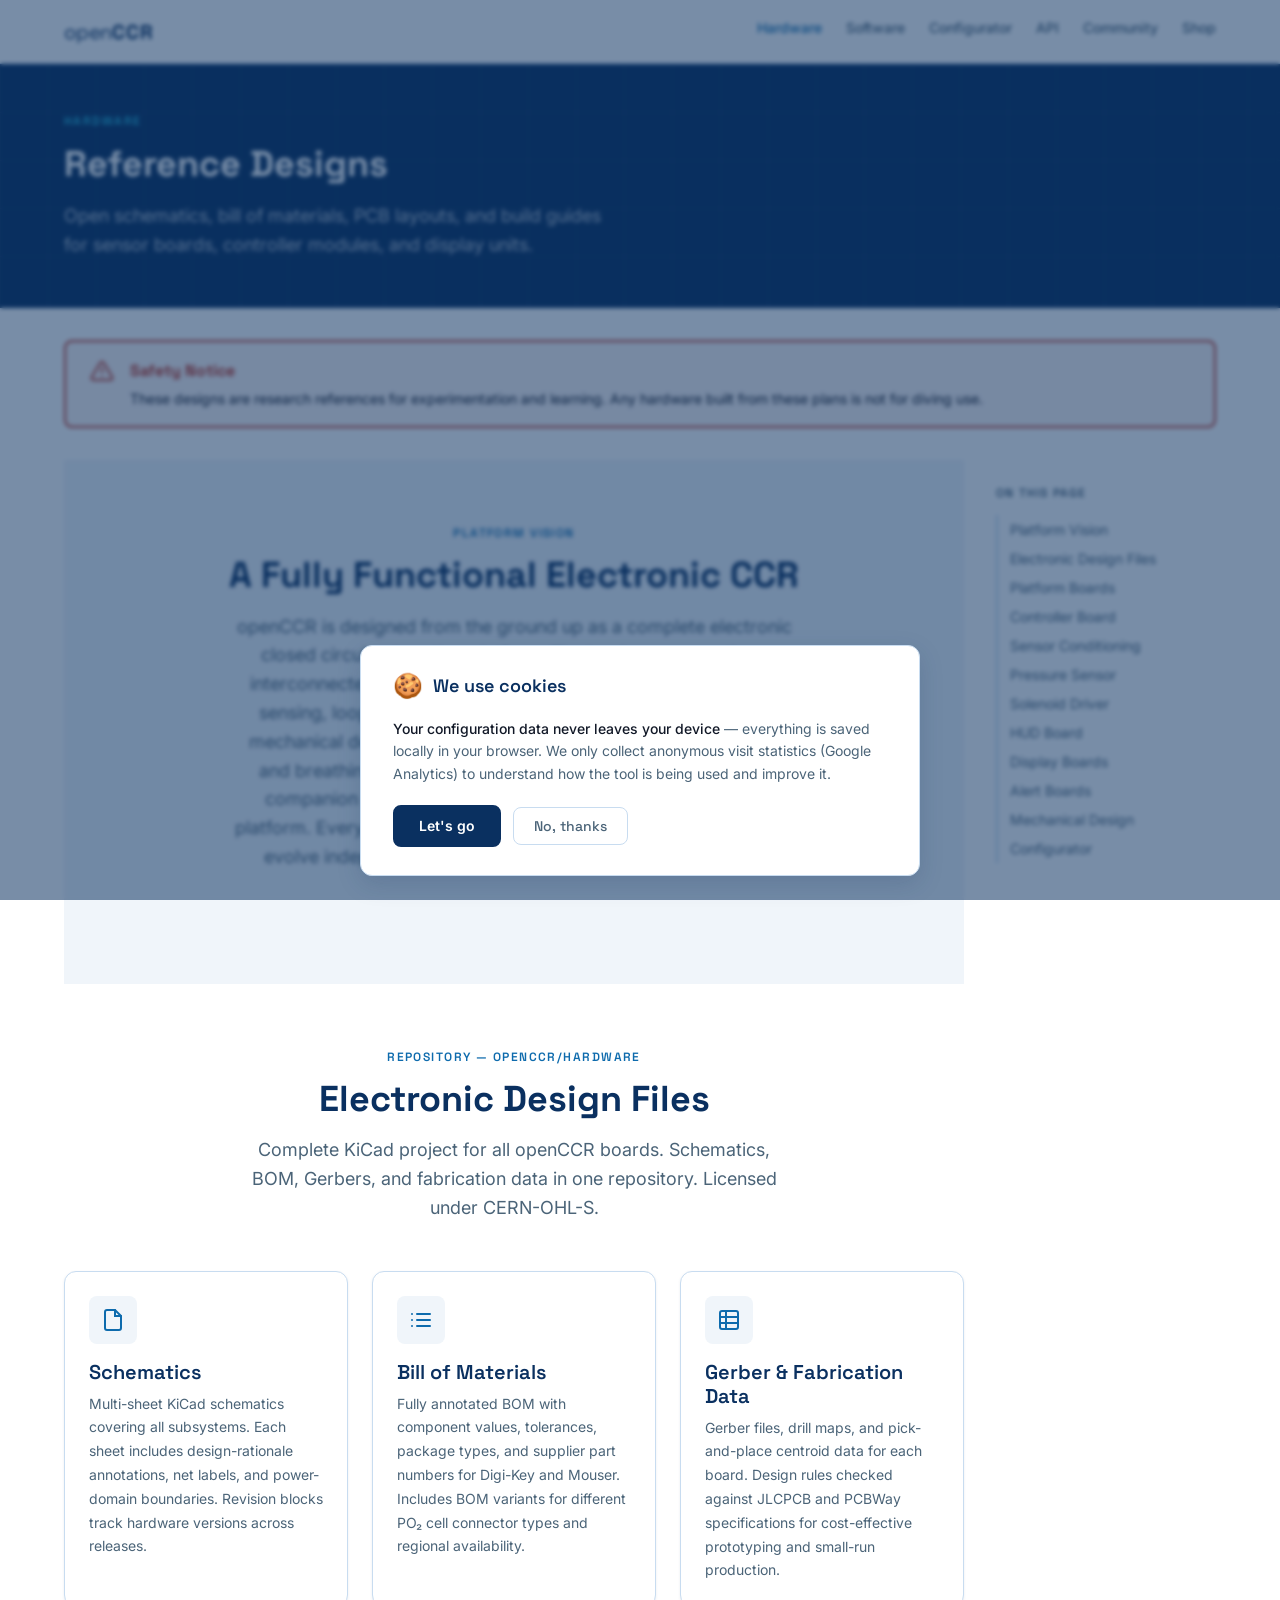
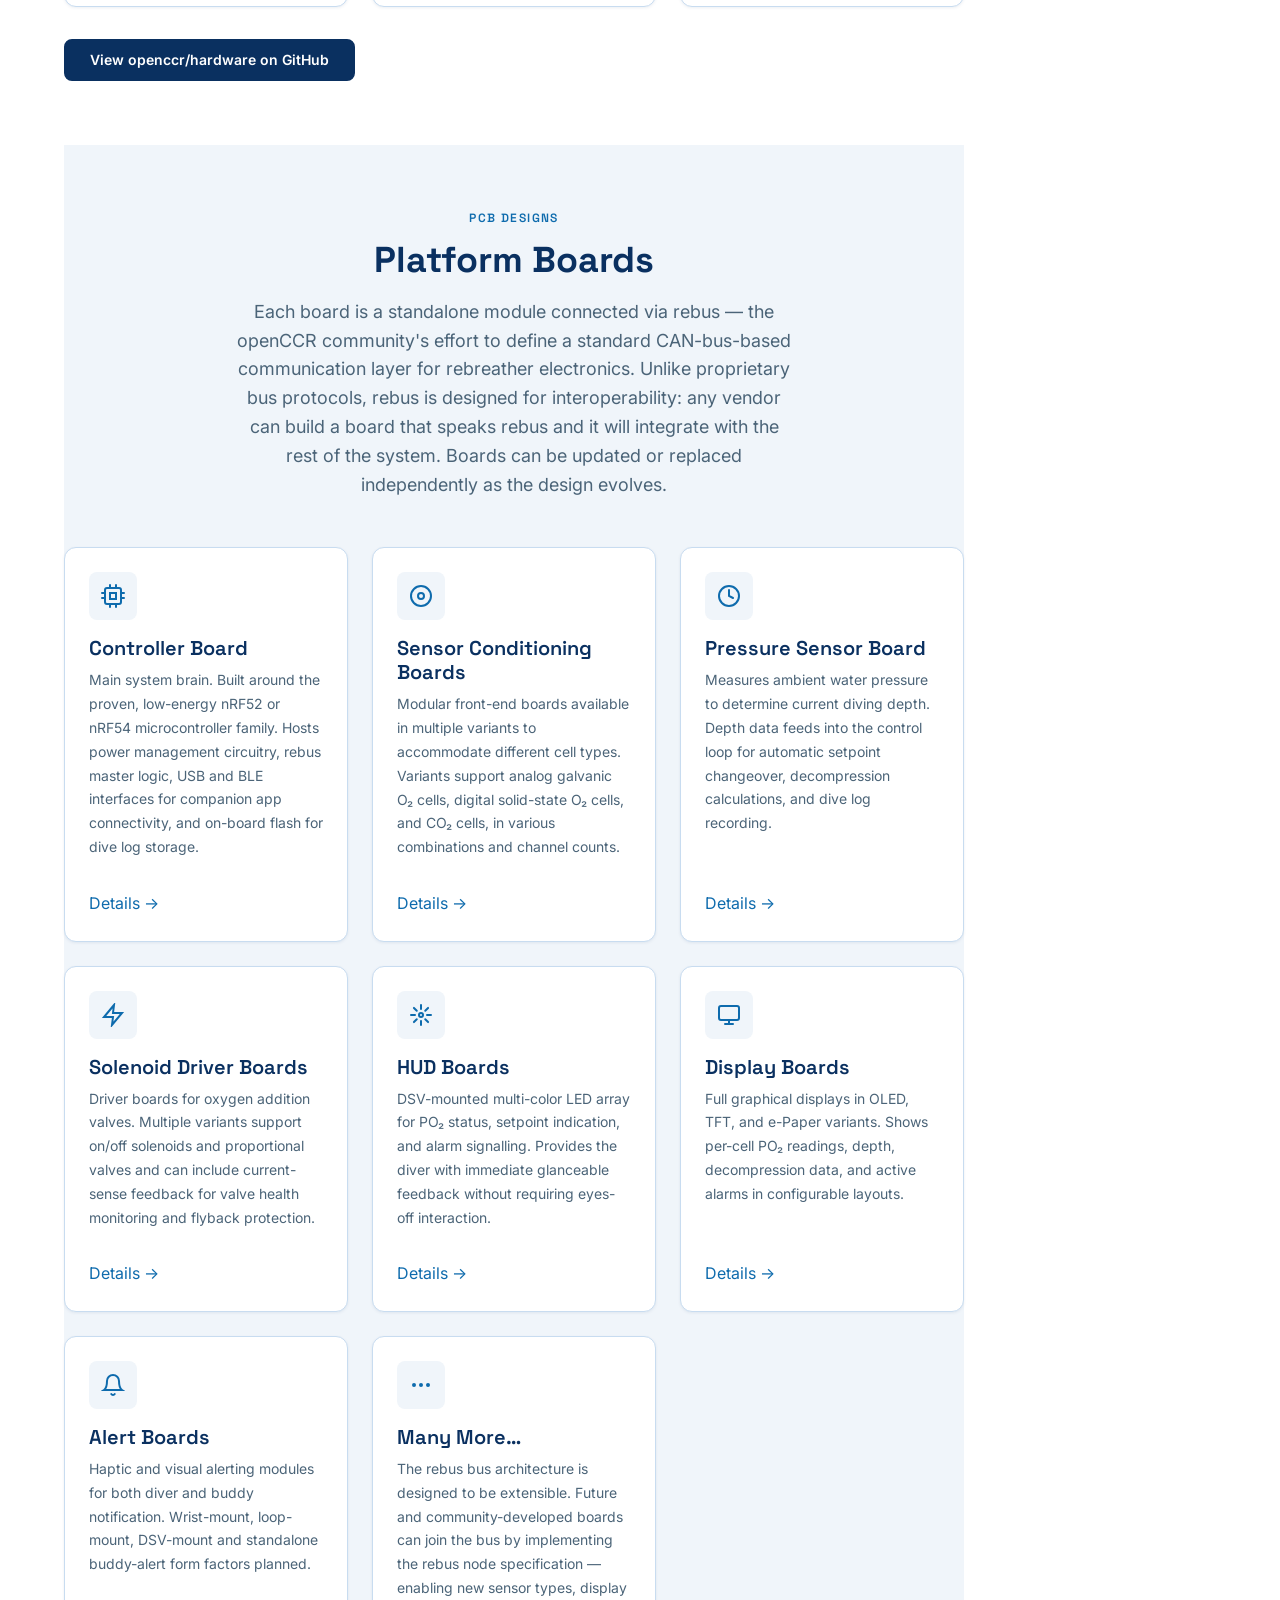
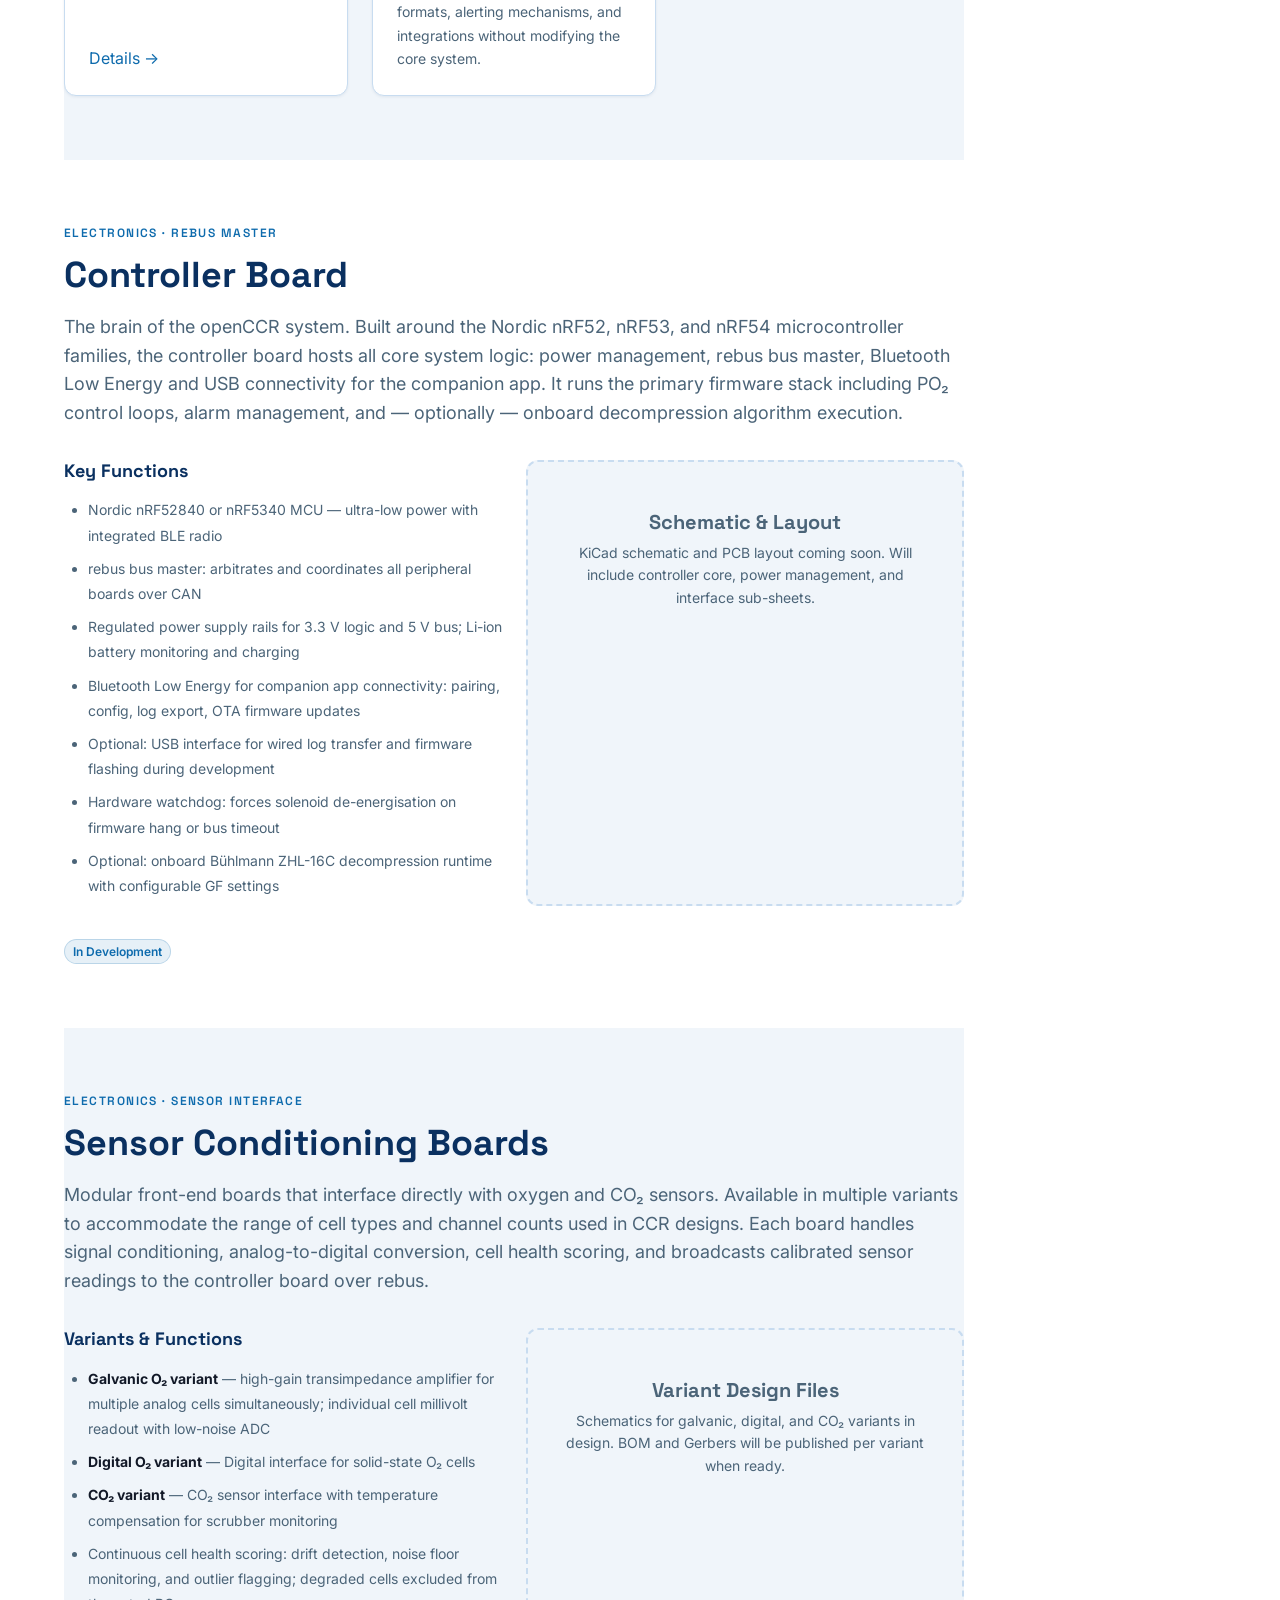
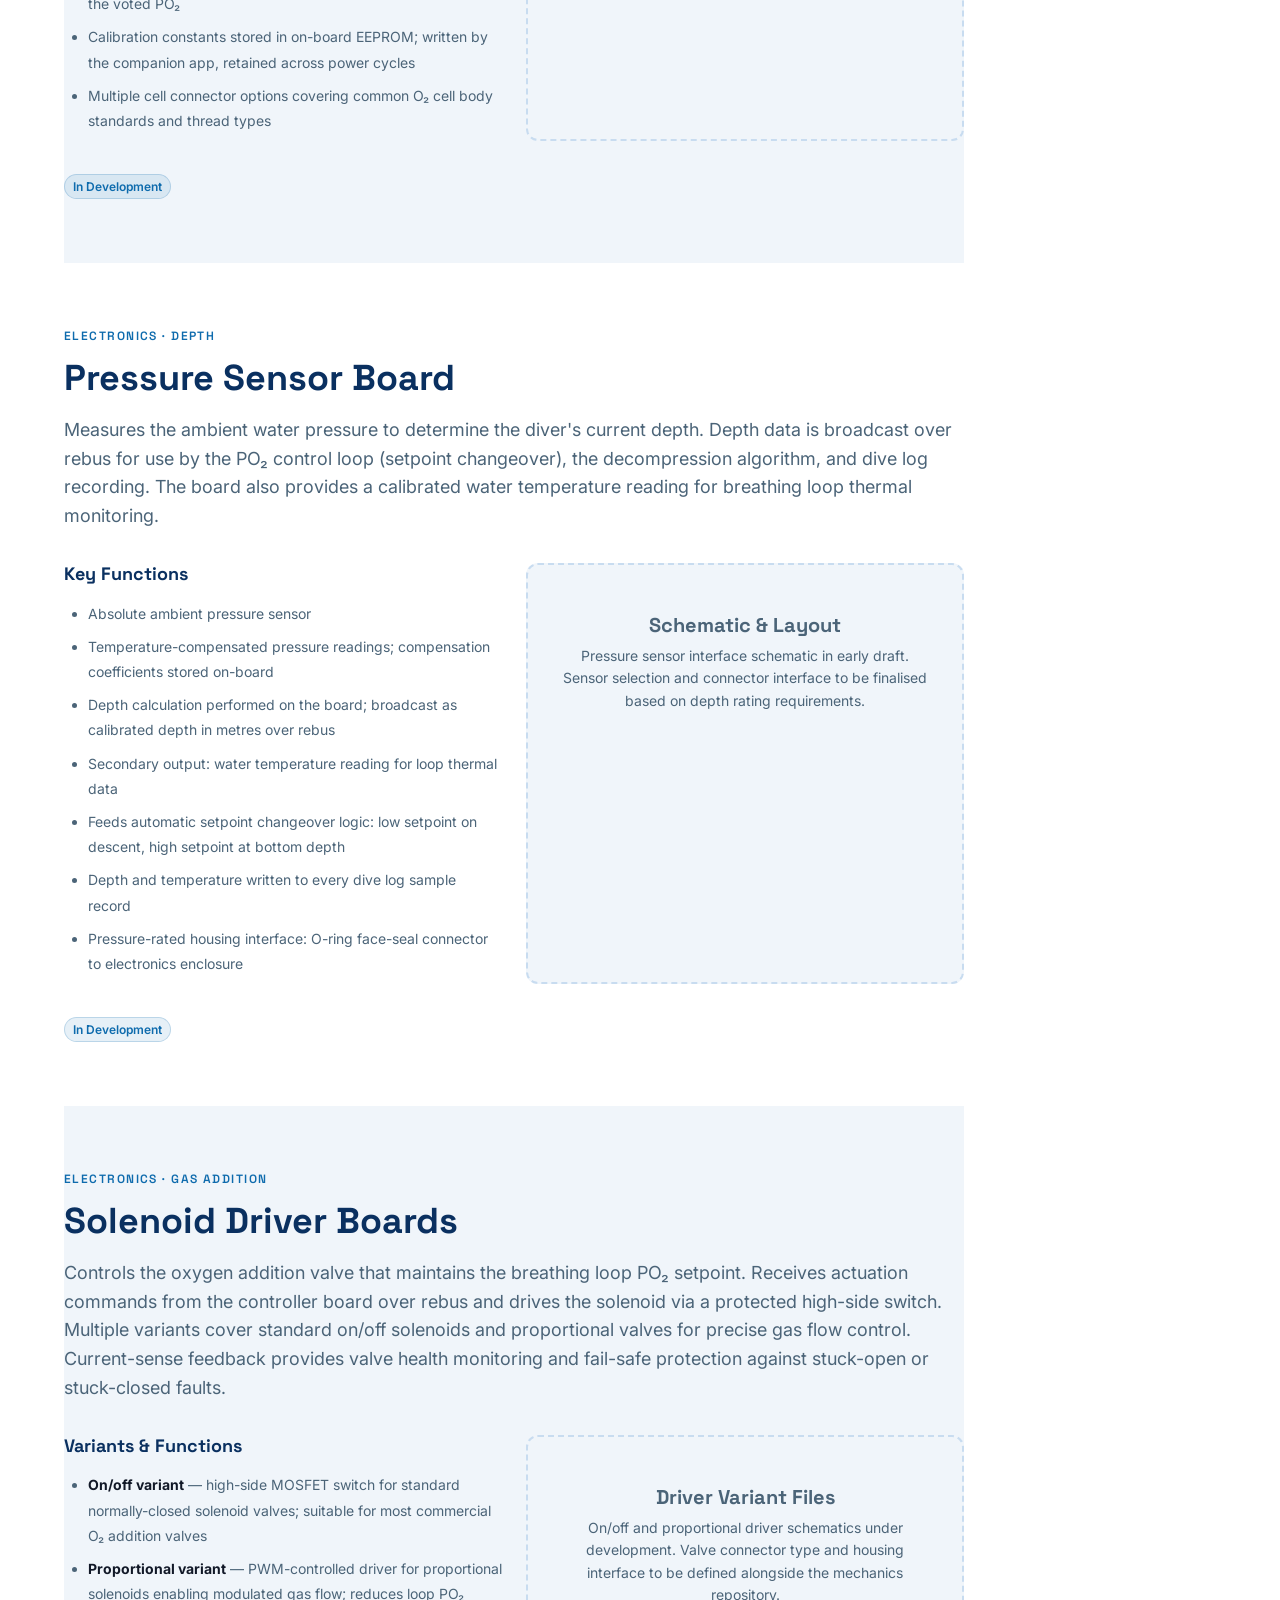
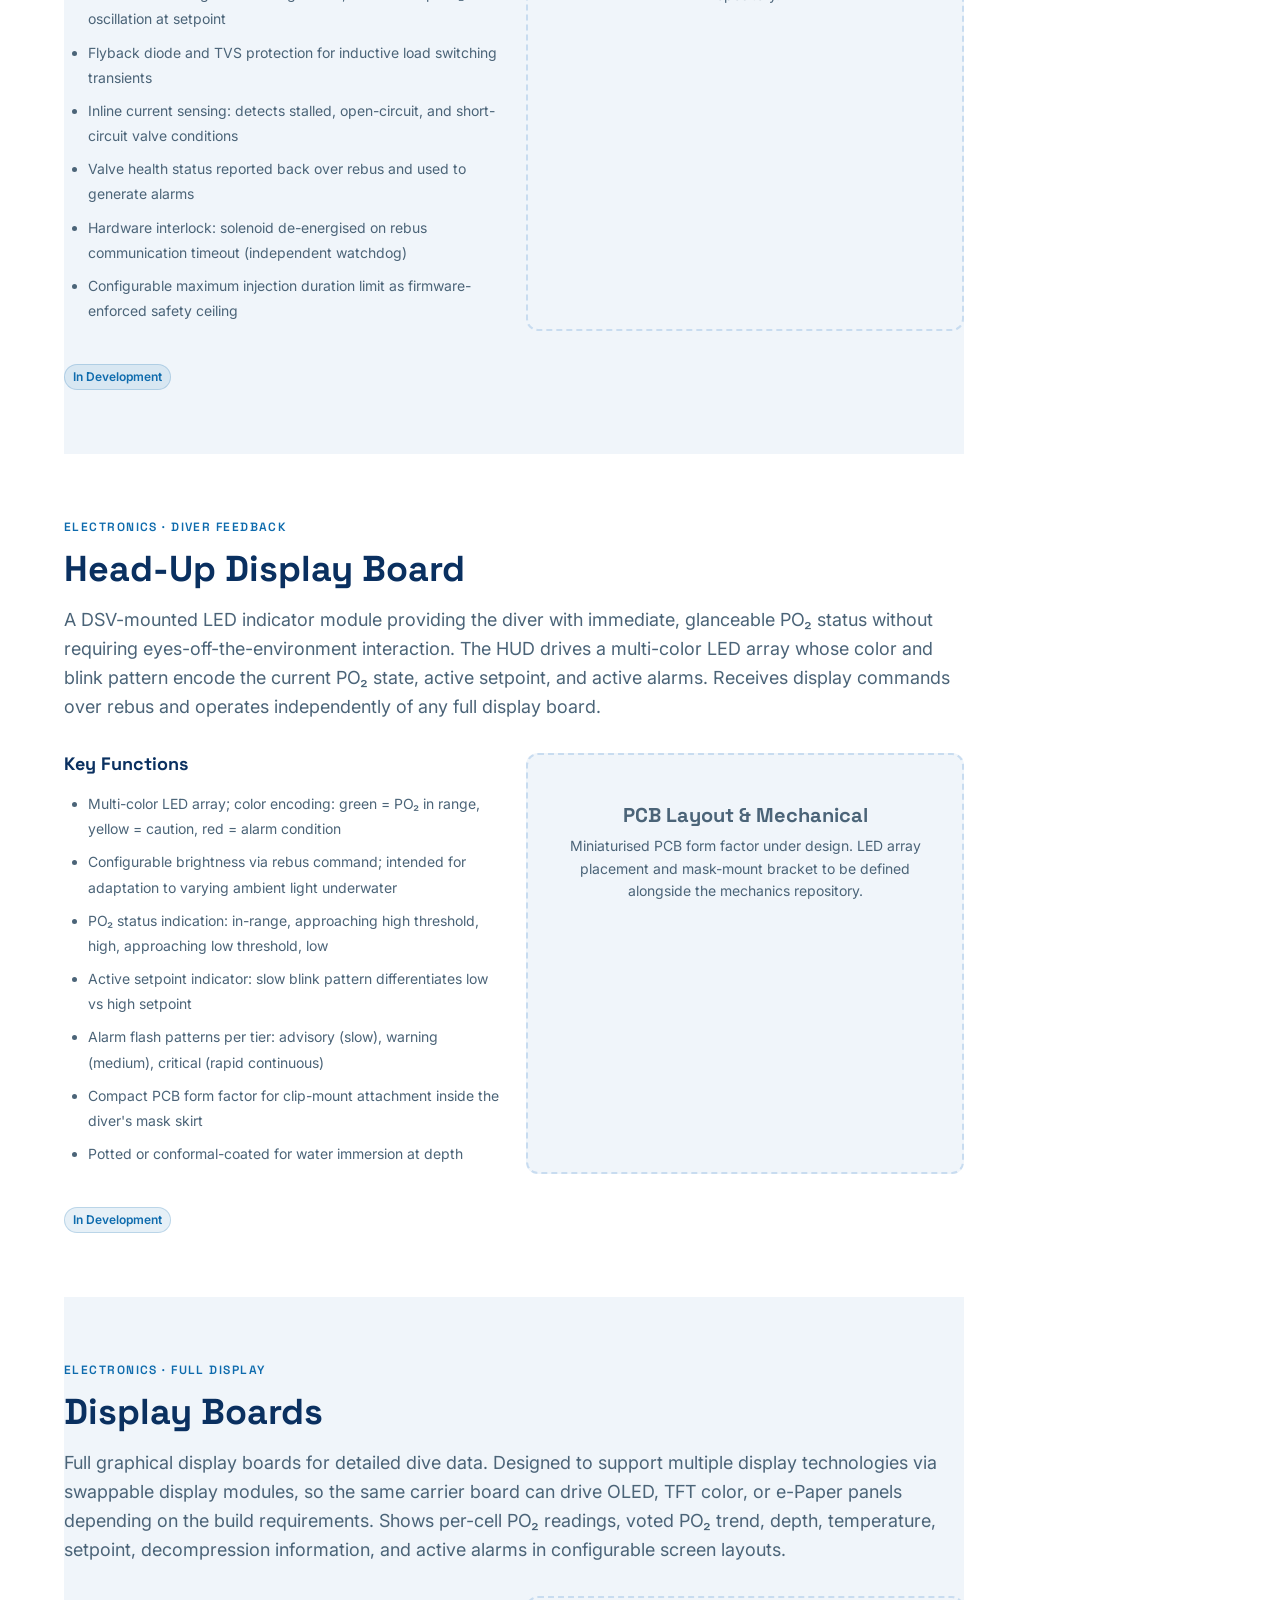
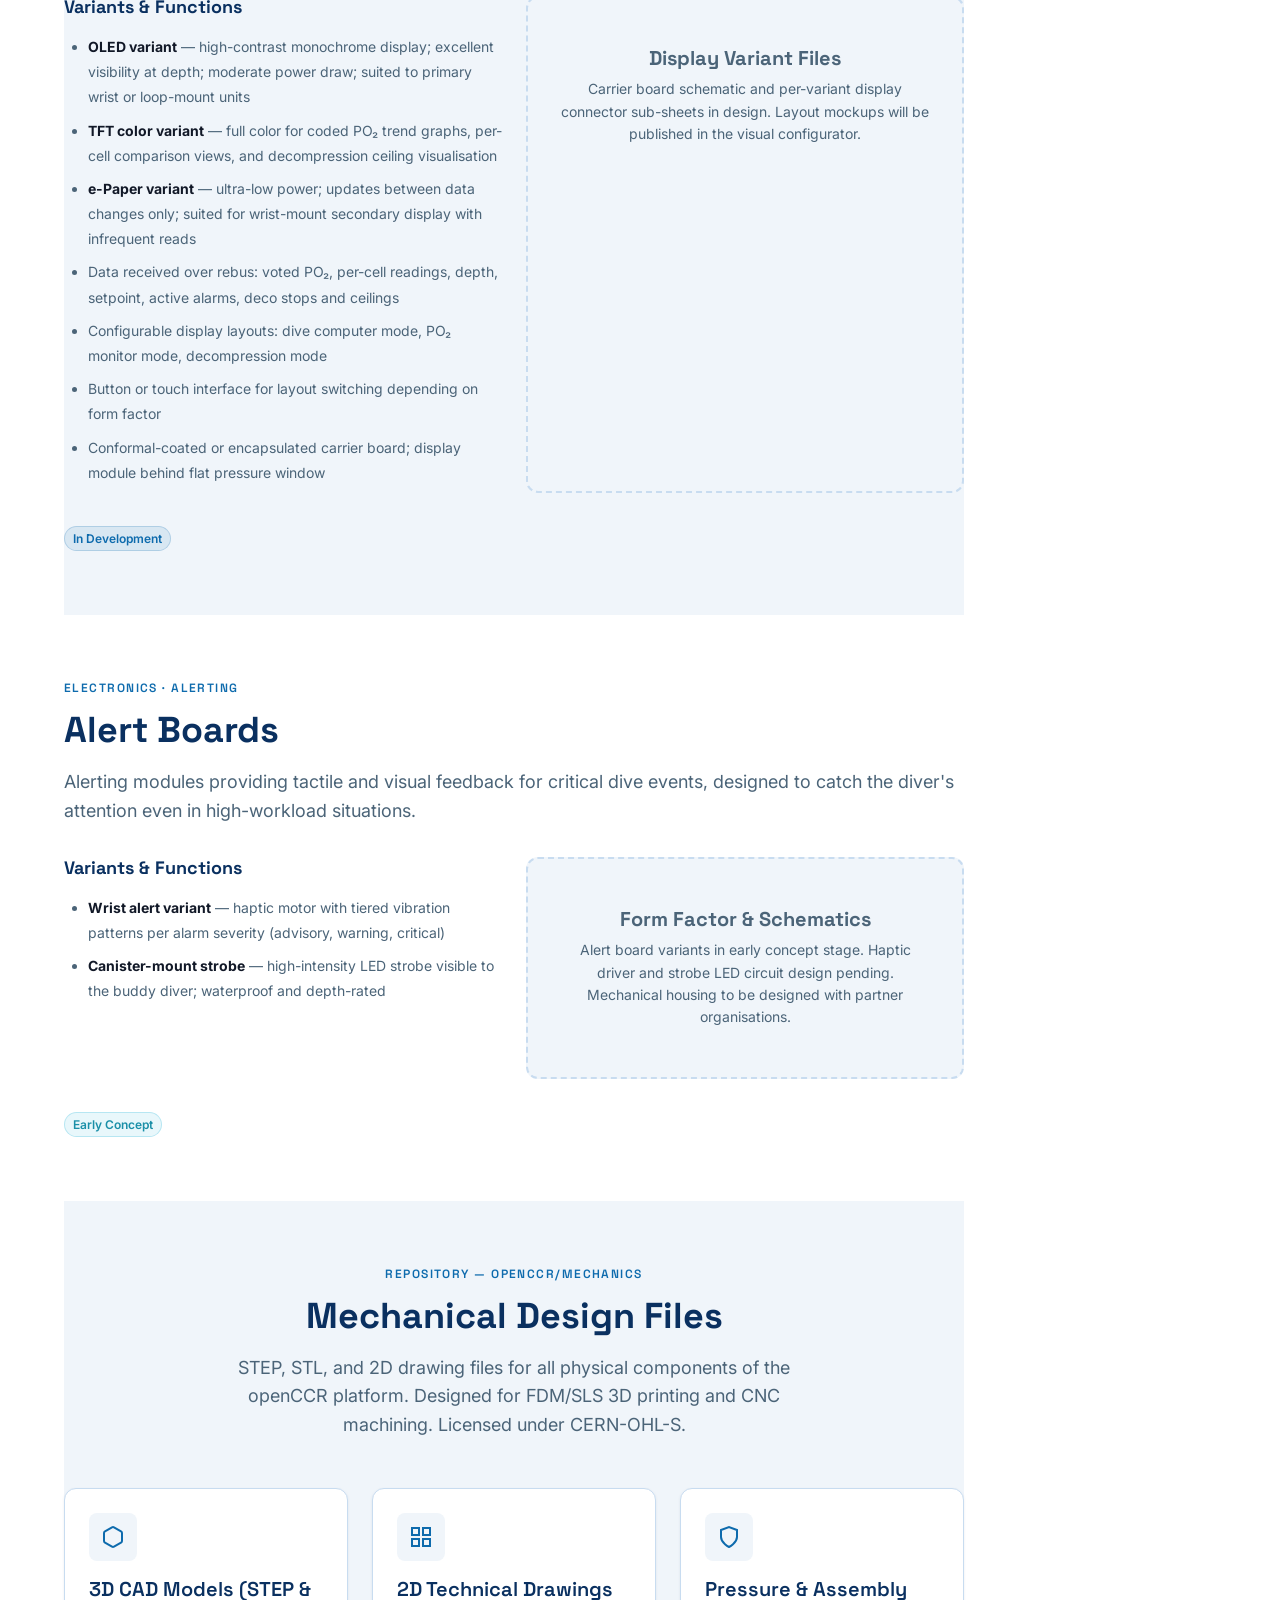
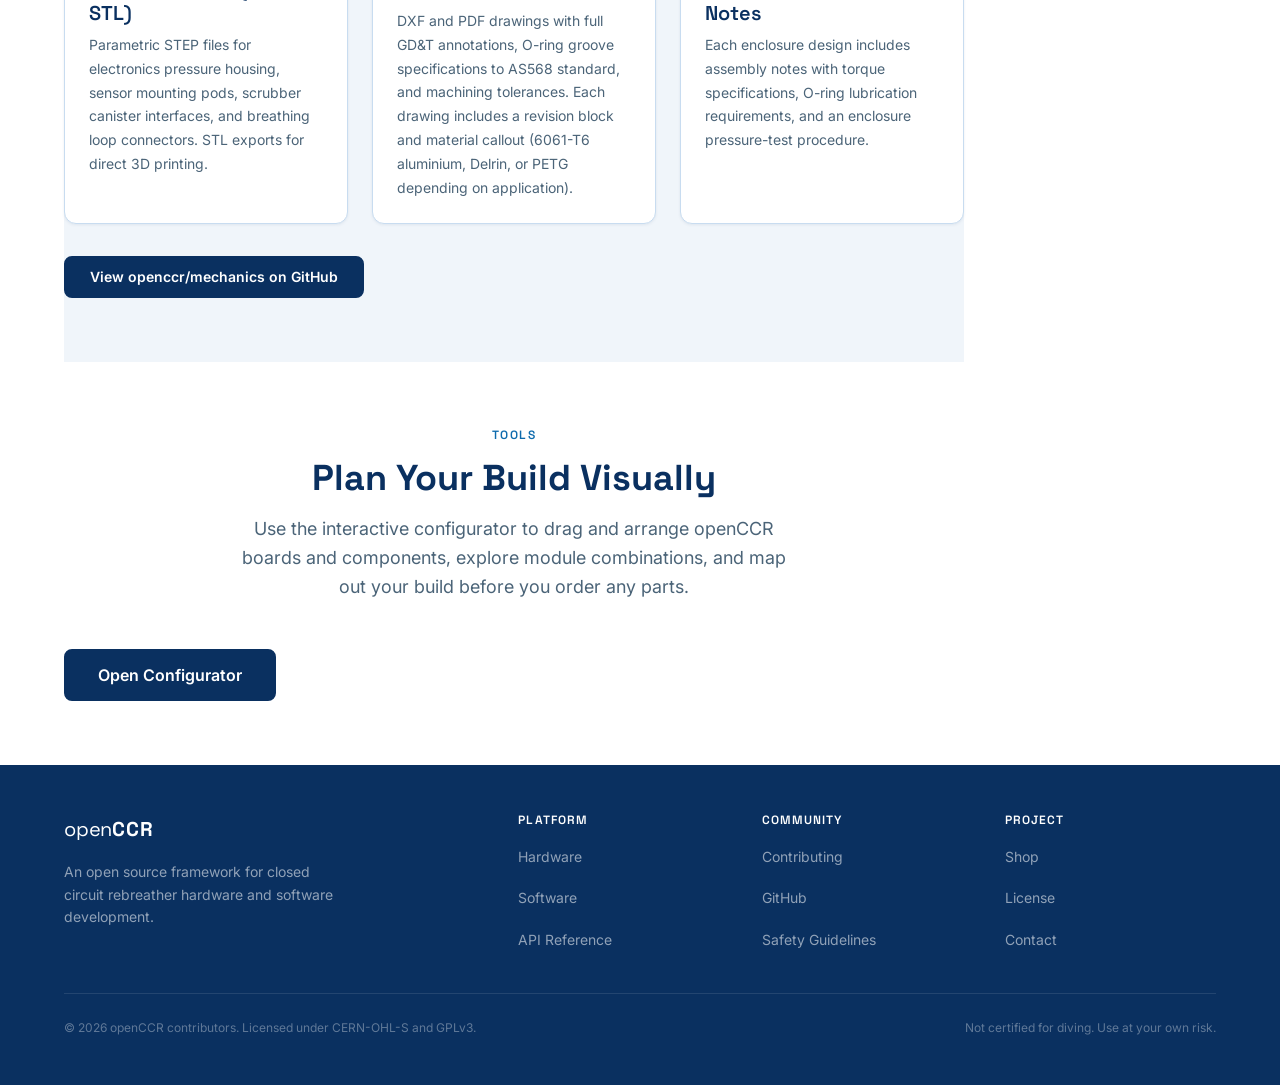
<file: hardware.html>
<!DOCTYPE html>
<html lang="en">
<head>
  <meta charset="UTF-8">
  <meta name="viewport" content="width=device-width, initial-scale=1.0">
  <title>Hardware — openCCR</title>
  <meta name="description" content="openCCR hardware reference designs: schematics, BOM, PCB layouts, and build guides for CCR sensor boards and controllers.">
  <!-- Google Analytics -->
  <script async src="https://www.googletagmanager.com/gtag/js?id=G-BM90FH107W"></script>
  <script>
    window.dataLayer = window.dataLayer || [];
    function gtag(){dataLayer.push(arguments);}
    gtag('js', new Date());
    gtag('config', 'G-BM90FH107W');
  </script>
  <link rel="stylesheet" href="css/main.css">
  <link rel="stylesheet" href="css/components.css">
</head>
<body>

  <!-- Navigation -->
  <nav class="nav" role="navigation" aria-label="Main navigation">
    <div class="container nav__inner">
      <a href="index.html" class="nav__wordmark" aria-label="openCCR home">
        <span class="open">open</span><span class="ccr">CCR</span>
      </a>
      <ul class="nav__links" role="list">
        <li><a href="hardware.html" class="active">Hardware</a></li>
        <li><a href="software.html">Software</a></li>
        <li><a href="/configurator">Configurator</a></li>
        <li><a href="api.html">API</a></li>
        <li><a href="community.html">Community</a></li>
        <li><a href="shop.html">Shop</a></li>
      </ul>
      <button class="nav__hamburger" id="nav-hamburger"
              aria-expanded="false" aria-controls="nav-mobile"
              aria-label="Toggle mobile menu">
        <svg width="24" height="24" viewBox="0 0 24 24" fill="none"
             stroke="currentColor" stroke-width="2" stroke-linecap="round"
             aria-hidden="true">
          <line x1="3" y1="6"  x2="21" y2="6"/>
          <line x1="3" y1="12" x2="21" y2="12"/>
          <line x1="3" y1="18" x2="21" y2="18"/>
        </svg>
      </button>
    </div>
  </nav>

  <!-- Mobile Nav -->
  <div class="nav__mobile" id="nav-mobile" role="navigation" aria-label="Mobile navigation">
    <ul class="nav__mobile-links" role="list">
      <li><a href="hardware.html" class="active">Hardware</a></li>
      <li><a href="software.html">Software</a></li>
      <li><a href="/configurator">Configurator</a></li>
      <li><a href="api.html">API</a></li>
      <li><a href="community.html">Community</a></li>
      <li><a href="shop.html">Shop</a></li>
    </ul>
  </div>

  <main class="page-content">

    <!-- Page Hero — full width -->
    <div class="page-hero">
      <div class="container page-hero__inner">
        <p class="page-hero__eyebrow">Hardware</p>
        <h1 class="page-hero__title">Reference Designs</h1>
        <p class="page-hero__subtitle">
          Open schematics, bill of materials, PCB layouts, and build guides for
          sensor boards, controller modules, and display units.
        </p>
      </div>
    </div>

    <!-- Safety Warning — full width -->
    <section class="section" style="padding-block: var(--space-8);">
      <div class="container">
        <div class="safety-warning">
          <svg class="safety-warning__icon" viewBox="0 0 24 24" fill="none"
               stroke="currentColor" stroke-width="2" stroke-linecap="round"
               stroke-linejoin="round" aria-hidden="true">
            <path d="M10.29 3.86L1.82 18a2 2 0 0 0 1.71 3h16.94a2 2 0 0 0 1.71-3L13.71 3.86a2 2 0 0 0-3.42 0z"/>
            <line x1="12" y1="9"  x2="12" y2="13"/>
            <line x1="12" y1="17" x2="12.01" y2="17"/>
          </svg>
          <div class="safety-warning__content">
            <div class="safety-warning__title">Safety Notice</div>
            <p class="safety-warning__text">
              These designs are research references for experimentation and learning.
              Any hardware built from these plans is not for diving use.
            </p>
          </div>
        </div>
      </div>
    </section>

    <!-- Page body: content + floating TOC -->
    <div class="page-with-toc">
      <div class="page-with-toc__content">

        <!-- ========== PLATFORM VISION ========== -->
        <section class="section section--subtle" id="platform-vision">
          <div class="container">
            <div class="section-header">
              <p class="section-header__eyebrow">Platform Vision</p>
              <h2 class="section-header__title">A Fully Functional Electronic CCR</h2>
              <p class="section-header__subtitle">
                openCCR is designed from the ground up as a complete electronic closed circuit rebreather
                platform. The hardware spans three interconnected domains: custom electronics boards for
                oxygen sensing, loop control, depth measurement, and diver alerting; mechanical designs
                for the rebreather body, pressure housings, and breathing loop interfaces; and embedded
                firmware and a companion app to tie it all together into a coherent research platform.
                Every domain is fully open, documented, and designed to evolve independently as the
                community builds and refines it.
              </p>
            </div>
          </div>
        </section>

        <!-- ========== ELECTRONIC DESIGN FILES ========== -->
        <section class="section" id="electronic-design-files">
          <div class="container">
            <div class="section-header">
              <p class="section-header__eyebrow">Repository — openccr/hardware</p>
              <h2 class="section-header__title">Electronic Design Files</h2>
              <p class="section-header__subtitle">
                Complete KiCad project for all openCCR boards. Schematics, BOM, Gerbers,
                and fabrication data in one repository. Licensed under CERN-OHL-S.
              </p>
            </div>
            <div class="grid-3" style="margin-bottom: var(--space-8);">
              <div class="card">
                <div class="card__icon" aria-hidden="true">
                  <svg width="24" height="24" viewBox="0 0 24 24" fill="none"
                       stroke="currentColor" stroke-width="2" stroke-linecap="round">
                    <path d="M14 2H6a2 2 0 0 0-2 2v16a2 2 0 0 0 2 2h12a2 2 0 0 0 2-2V8z"/>
                    <polyline points="14 2 14 8 20 8"/>
                  </svg>
                </div>
                <h3 class="card__title">Schematics</h3>
                <p class="card__body">Multi-sheet KiCad schematics covering all subsystems. Each sheet includes design-rationale annotations, net labels, and power-domain boundaries. Revision blocks track hardware versions across releases.</p>
              </div>
              <div class="card">
                <div class="card__icon" aria-hidden="true">
                  <svg width="24" height="24" viewBox="0 0 24 24" fill="none"
                       stroke="currentColor" stroke-width="2" stroke-linecap="round">
                    <line x1="8" y1="6" x2="21" y2="6"/>
                    <line x1="8" y1="12" x2="21" y2="12"/>
                    <line x1="8" y1="18" x2="21" y2="18"/>
                    <line x1="3" y1="6" x2="3.01" y2="6"/>
                    <line x1="3" y1="12" x2="3.01" y2="12"/>
                    <line x1="3" y1="18" x2="3.01" y2="18"/>
                  </svg>
                </div>
                <h3 class="card__title">Bill of Materials</h3>
                <p class="card__body">Fully annotated BOM with component values, tolerances, package types, and supplier part numbers for Digi-Key and Mouser. Includes BOM variants for different PO₂ cell connector types and regional availability.</p>
              </div>
              <div class="card">
                <div class="card__icon" aria-hidden="true">
                  <svg width="24" height="24" viewBox="0 0 24 24" fill="none"
                       stroke="currentColor" stroke-width="2" stroke-linecap="round">
                    <rect x="3" y="3" width="18" height="18" rx="2"/>
                    <path d="M3 9h18M3 15h18M9 3v18"/>
                  </svg>
                </div>
                <h3 class="card__title">Gerber &amp; Fabrication Data</h3>
                <p class="card__body">Gerber files, drill maps, and pick-and-place centroid data for each board. Design rules checked against JLCPCB and PCBWay specifications for cost-effective prototyping and small-run production.</p>
              </div>
            </div>
            <a href="https://github.com/openccr/hardware" target="_blank" rel="noopener noreferrer"
               class="btn btn--primary">View openccr/hardware on GitHub</a>
          </div>
        </section>

        <!-- ========== PLATFORM BOARDS OVERVIEW ========== -->
        <section class="section section--subtle" id="platform-boards">
          <div class="container">
            <div class="section-header">
              <p class="section-header__eyebrow">PCB Designs</p>
              <h2 class="section-header__title">Platform Boards</h2>
              <p class="section-header__subtitle">
                Each board is a standalone module connected via rebus — the openCCR community's effort
                to define a standard CAN-bus-based communication layer for rebreather electronics.
                Unlike proprietary bus protocols, rebus is designed for interoperability: any vendor
                can build a board that speaks rebus and it will integrate with the rest of the system.
                Boards can be updated or replaced independently as the design evolves.
              </p>
            </div>
            <div class="grid-3">
              <div class="card">
                <div class="card__icon" aria-hidden="true">
                  <svg width="24" height="24" viewBox="0 0 24 24" fill="none"
                       stroke="currentColor" stroke-width="2" stroke-linecap="round">
                    <rect x="4" y="4" width="16" height="16" rx="2"/>
                    <rect x="9" y="9" width="6" height="6"/>
                    <line x1="9" y1="1" x2="9" y2="4"/>
                    <line x1="15" y1="1" x2="15" y2="4"/>
                    <line x1="9" y1="20" x2="9" y2="23"/>
                    <line x1="15" y1="20" x2="15" y2="23"/>
                    <line x1="20" y1="9" x2="23" y2="9"/>
                    <line x1="20" y1="14" x2="23" y2="14"/>
                    <line x1="1" y1="9" x2="4" y2="9"/>
                    <line x1="1" y1="14" x2="4" y2="14"/>
                  </svg>
                </div>
                <h3 class="card__title">Controller Board</h3>
                <p class="card__body">Main system brain. Built around the proven, low-energy nRF52 or nRF54 microcontroller family. Hosts power management circuitry, rebus master logic, USB and BLE interfaces for companion app connectivity, and on-board flash for dive log storage.</p>
                <div class="card__footer"><a href="#controller-board">Details →</a></div>
              </div>
              <div class="card">
                <div class="card__icon" aria-hidden="true">
                  <svg width="24" height="24" viewBox="0 0 24 24" fill="none"
                       stroke="currentColor" stroke-width="2" stroke-linecap="round">
                    <circle cx="12" cy="12" r="10"/>
                    <circle cx="12" cy="12" r="3"/>
                  </svg>
                </div>
                <h3 class="card__title">Sensor Conditioning Boards</h3>
                <p class="card__body">Modular front-end boards available in multiple variants to accommodate different cell types. Variants support analog galvanic O₂ cells, digital solid-state O₂ cells, and CO₂ cells, in various combinations and channel counts.</p>
                <div class="card__footer"><a href="#sensor-conditioning">Details →</a></div>
              </div>
              <div class="card">
                <div class="card__icon" aria-hidden="true">
                  <svg width="24" height="24" viewBox="0 0 24 24" fill="none"
                       stroke="currentColor" stroke-width="2" stroke-linecap="round">
                    <path d="M12 2a10 10 0 1 0 0 20 10 10 0 0 0 0-20z"/>
                    <polyline points="12 6 12 12 16 14"/>
                  </svg>
                </div>
                <h3 class="card__title">Pressure Sensor Board</h3>
                <p class="card__body">Measures ambient water pressure to determine current diving depth. Depth data feeds into the control loop for automatic setpoint changeover, decompression calculations, and dive log recording.</p>
                <div class="card__footer"><a href="#pressure-sensor">Details →</a></div>
              </div>
              <div class="card">
                <div class="card__icon" aria-hidden="true">
                  <svg width="24" height="24" viewBox="0 0 24 24" fill="none"
                       stroke="currentColor" stroke-width="2" stroke-linecap="round">
                    <path d="M13 2L3 14h9l-1 8 10-12h-9l1-8z"/>
                  </svg>
                </div>
                <h3 class="card__title">Solenoid Driver Boards</h3>
                <p class="card__body">Driver boards for oxygen addition valves. Multiple variants support on/off solenoids and proportional valves and can include current-sense feedback for valve health monitoring and flyback protection.</p>
                <div class="card__footer"><a href="#solenoid-driver">Details →</a></div>
              </div>
              <div class="card">
                <div class="card__icon" aria-hidden="true">
                  <svg width="24" height="24" viewBox="0 0 24 24" fill="none"
                       stroke="currentColor" stroke-width="2" stroke-linecap="round">
                    <circle cx="12" cy="12" r="2"/>
                    <path d="M12 2v4M12 18v4M4.93 4.93l2.83 2.83M16.24 16.24l2.83 2.83M2 12h4M18 12h4M4.93 19.07l2.83-2.83M16.24 7.76l2.83-2.83"/>
                  </svg>
                </div>
                <h3 class="card__title">HUD Boards</h3>
                <p class="card__body">DSV-mounted multi-color LED array for PO₂ status, setpoint indication, and alarm signalling. Provides the diver with immediate glanceable feedback without requiring eyes-off interaction.</p>
                <div class="card__footer"><a href="#hud-board">Details →</a></div>
              </div>
              <div class="card">
                <div class="card__icon" aria-hidden="true">
                  <svg width="24" height="24" viewBox="0 0 24 24" fill="none"
                       stroke="currentColor" stroke-width="2" stroke-linecap="round">
                    <rect x="2" y="3" width="20" height="14" rx="2" ry="2"/>
                    <line x1="8" y1="21" x2="16" y2="21"/>
                    <line x1="12" y1="17" x2="12" y2="21"/>
                  </svg>
                </div>
                <h3 class="card__title">Display Boards</h3>
                <p class="card__body">Full graphical displays in OLED, TFT, and e-Paper variants. Shows per-cell PO₂ readings, depth, decompression data, and active alarms in configurable layouts.</p>
                <div class="card__footer"><a href="#display-boards">Details →</a></div>
              </div>
              <div class="card">
                <div class="card__icon" aria-hidden="true">
                  <svg width="24" height="24" viewBox="0 0 24 24" fill="none"
                       stroke="currentColor" stroke-width="2" stroke-linecap="round">
                    <path d="M18 8A6 6 0 0 0 6 8c0 7-3 9-3 9h18s-3-2-3-9"/>
                    <path d="M13.73 21a2 2 0 0 1-3.46 0"/>
                  </svg>
                </div>
                <h3 class="card__title">Alert Boards</h3>
                <p class="card__body">Haptic and visual alerting modules for both diver and buddy notification. Wrist-mount, loop-mount, DSV-mount and standalone buddy-alert form factors planned. </p>
                <div class="card__footer"><a href="#alert-boards">Details →</a></div>
              </div>
              <div class="card">
                <div class="card__icon" aria-hidden="true">
                  <svg width="24" height="24" viewBox="0 0 24 24" fill="none"
                       stroke="currentColor" stroke-width="2" stroke-linecap="round">
                    <circle cx="5" cy="12" r="1"/>
                    <circle cx="12" cy="12" r="1"/>
                    <circle cx="19" cy="12" r="1"/>
                  </svg>
                </div>
                <h3 class="card__title">Many More…</h3>
                <p class="card__body">The rebus bus architecture is designed to be extensible. Future and community-developed boards can join the bus by implementing the rebus node specification — enabling new sensor types, display formats, alerting mechanisms, and integrations without modifying the core system.</p>
              </div>
            </div>
          </div>
        </section>

        <!-- ========== CONTROLLER BOARD ========== -->
        <section class="section" id="controller-board">
          <div class="container">
            <div class="section-header" style="text-align: left; margin-bottom: var(--space-8);">
              <p class="section-header__eyebrow">Electronics · rebus Master</p>
              <h2 class="section-header__title">Controller Board</h2>
              <p class="section-header__subtitle" style="margin-inline: 0; max-width: 100%;">
                The brain of the openCCR system. Built around the Nordic nRF52, nRF53, and nRF54 microcontroller
                families, the controller board hosts all core system logic: power management, rebus bus
                master, Bluetooth Low Energy and USB connectivity for the companion app. 
                It runs the primary firmware stack including PO₂ control loops, alarm management, and 
                — optionally — onboard decompression algorithm execution.
              </p>
            </div>
            <div class="grid-2" style="margin-bottom: var(--space-8);">
              <div>
                <h3 style="font-size: var(--text-lg); color: var(--color-navy); margin-bottom: var(--space-4);">Key Functions</h3>
                <ul style="color: var(--color-text-muted); font-size: var(--text-sm); line-height: 1.8; padding-left: var(--space-6);">
                  <li>Nordic nRF52840 or nRF5340 MCU — ultra-low power with integrated BLE radio</li>
                  <li>rebus bus master: arbitrates and coordinates all peripheral boards over CAN</li>
                  <li>Regulated power supply rails for 3.3 V logic and 5 V bus; Li-ion battery monitoring and charging</li>
                  <li>Bluetooth Low Energy for companion app connectivity: pairing, config, log export, OTA firmware updates</li>
                  <li>Optional: USB interface for wired log transfer and firmware flashing during development</li>
                  <li>Hardware watchdog: forces solenoid de-energisation on firmware hang or bus timeout</li>
                  <li>Optional: onboard Bühlmann ZHL-16C decompression runtime with configurable GF settings</li>
                </ul>
              </div>
              <div class="placeholder-block">
                <h3>Schematic &amp; Layout</h3>
                <p>KiCad schematic and PCB layout coming soon. Will include controller core, power management, and interface sub-sheets.</p>
              </div>
            </div>
            <span class="badge badge--ocean">In Development</span>
          </div>
        </section>

        <!-- ========== SENSOR CONDITIONING BOARDS ========== -->
        <section class="section section--subtle" id="sensor-conditioning">
          <div class="container">
            <div class="section-header" style="text-align: left; margin-bottom: var(--space-8);">
              <p class="section-header__eyebrow">Electronics · Sensor Interface</p>
              <h2 class="section-header__title">Sensor Conditioning Boards</h2>
              <p class="section-header__subtitle" style="margin-inline: 0; max-width: 100%;">
                Modular front-end boards that interface directly with oxygen and CO₂ sensors. Available
                in multiple variants to accommodate the range of cell types and channel counts used in
                CCR designs. Each board handles signal conditioning, analog-to-digital conversion, cell
                health scoring, and broadcasts calibrated sensor readings to the controller board over
                rebus.
              </p>
            </div>
            <div class="grid-2" style="margin-bottom: var(--space-8);">
              <div>
                <h3 style="font-size: var(--text-lg); color: var(--color-navy); margin-bottom: var(--space-4);">Variants &amp; Functions</h3>
                <ul style="color: var(--color-text-muted); font-size: var(--text-sm); line-height: 1.8; padding-left: var(--space-6);">
                  <li><strong style="color: var(--color-text);">Galvanic O₂ variant</strong> — high-gain transimpedance amplifier for multiple analog cells simultaneously; individual cell millivolt readout with low-noise ADC</li>
                  <li><strong style="color: var(--color-text);">Digital O₂ variant</strong> — Digital interface for solid-state O₂ cells</li>
                  <li><strong style="color: var(--color-text);">CO₂ variant</strong> — CO₂ sensor interface with temperature compensation for scrubber monitoring</li>
                  <li>Continuous cell health scoring: drift detection, noise floor monitoring, and outlier flagging; degraded cells excluded from the voted PO₂</li>
                  <li>Calibration constants stored in on-board EEPROM; written by the companion app, retained across power cycles</li>
                  <li>Multiple cell connector options covering common O₂ cell body standards and thread types</li>
                </ul>
              </div>
              <div class="placeholder-block">
                <h3>Variant Design Files</h3>
                <p>Schematics for galvanic, digital, and CO₂ variants in design. BOM and Gerbers will be published per variant when ready.</p>
              </div>
            </div>
            <span class="badge badge--ocean">In Development</span>
          </div>
        </section>

        <!-- ========== PRESSURE SENSOR BOARD ========== -->
        <section class="section" id="pressure-sensor">
          <div class="container">
            <div class="section-header" style="text-align: left; margin-bottom: var(--space-8);">
              <p class="section-header__eyebrow">Electronics · Depth</p>
              <h2 class="section-header__title">Pressure Sensor Board</h2>
              <p class="section-header__subtitle" style="margin-inline: 0; max-width: 100%;">
                Measures the ambient water pressure to determine the diver's current depth. Depth data
                is broadcast over rebus for use by the PO₂ control loop (setpoint changeover), the
                decompression algorithm, and dive log recording. The board also provides a calibrated
                water temperature reading for breathing loop thermal monitoring.
              </p>
            </div>
            <div class="grid-2" style="margin-bottom: var(--space-8);">
              <div>
                <h3 style="font-size: var(--text-lg); color: var(--color-navy); margin-bottom: var(--space-4);">Key Functions</h3>
                <ul style="color: var(--color-text-muted); font-size: var(--text-sm); line-height: 1.8; padding-left: var(--space-6);">
                  <li>Absolute ambient pressure sensor</li>
                  <li>Temperature-compensated pressure readings; compensation coefficients stored on-board</li>
                  <li>Depth calculation performed on the board; broadcast as calibrated depth in metres over rebus</li>
                  <li>Secondary output: water temperature reading for loop thermal data</li>
                  <li>Feeds automatic setpoint changeover logic: low setpoint on descent, high setpoint at bottom depth</li>
                  <li>Depth and temperature written to every dive log sample record</li>
                  <li>Pressure-rated housing interface: O-ring face-seal connector to electronics enclosure</li>
                </ul>
              </div>
              <div class="placeholder-block">
                <h3>Schematic &amp; Layout</h3>
                <p>Pressure sensor interface schematic in early draft. Sensor selection and connector interface to be finalised based on depth rating requirements.</p>
              </div>
            </div>
            <span class="badge badge--ocean">In Development</span>
          </div>
        </section>

        <!-- ========== SOLENOID DRIVER BOARDS ========== -->
        <section class="section section--subtle" id="solenoid-driver">
          <div class="container">
            <div class="section-header" style="text-align: left; margin-bottom: var(--space-8);">
              <p class="section-header__eyebrow">Electronics · Gas Addition</p>
              <h2 class="section-header__title">Solenoid Driver Boards</h2>
              <p class="section-header__subtitle" style="margin-inline: 0; max-width: 100%;">
                Controls the oxygen addition valve that maintains the breathing loop PO₂ setpoint.
                Receives actuation commands from the controller board over rebus and drives the solenoid
                via a protected high-side switch. Multiple variants cover standard on/off solenoids and
                proportional valves for precise gas flow control. Current-sense feedback provides valve
                health monitoring and fail-safe protection against stuck-open or stuck-closed faults.
              </p>
            </div>
            <div class="grid-2" style="margin-bottom: var(--space-8);">
              <div>
                <h3 style="font-size: var(--text-lg); color: var(--color-navy); margin-bottom: var(--space-4);">Variants &amp; Functions</h3>
                <ul style="color: var(--color-text-muted); font-size: var(--text-sm); line-height: 1.8; padding-left: var(--space-6);">
                  <li><strong style="color: var(--color-text);">On/off variant</strong> — high-side MOSFET switch for standard normally-closed solenoid valves; suitable for most commercial O₂ addition valves</li>
                  <li><strong style="color: var(--color-text);">Proportional variant</strong> — PWM-controlled driver for proportional solenoids enabling modulated gas flow; reduces loop PO₂ oscillation at setpoint</li>
                  <li>Flyback diode and TVS protection for inductive load switching transients</li>
                  <li>Inline current sensing: detects stalled, open-circuit, and short-circuit valve conditions</li>
                  <li>Valve health status reported back over rebus and used to generate alarms</li>
                  <li>Hardware interlock: solenoid de-energised on rebus communication timeout (independent watchdog)</li>
                  <li>Configurable maximum injection duration limit as firmware-enforced safety ceiling</li>
                </ul>
              </div>
              <div class="placeholder-block">
                <h3>Driver Variant Files</h3>
                <p>On/off and proportional driver schematics under development. Valve connector type and housing interface to be defined alongside the mechanics repository.</p>
              </div>
            </div>
            <span class="badge badge--ocean">In Development</span>
          </div>
        </section>

        <!-- ========== HUD BOARD ========== -->
        <section class="section" id="hud-board">
          <div class="container">
            <div class="section-header" style="text-align: left; margin-bottom: var(--space-8);">
              <p class="section-header__eyebrow">Electronics · Diver Feedback</p>
              <h2 class="section-header__title">Head-Up Display Board</h2>
              <p class="section-header__subtitle" style="margin-inline: 0; max-width: 100%;">
                A DSV-mounted LED indicator module providing the diver with immediate, glanceable PO₂
                status without requiring eyes-off-the-environment interaction. The HUD drives a multi-color
                LED array whose color and blink pattern encode the current PO₂ state, active setpoint,
                and active alarms. Receives display commands over rebus and operates independently of
                any full display board.
              </p>
            </div>
            <div class="grid-2" style="margin-bottom: var(--space-8);">
              <div>
                <h3 style="font-size: var(--text-lg); color: var(--color-navy); margin-bottom: var(--space-4);">Key Functions</h3>
                <ul style="color: var(--color-text-muted); font-size: var(--text-sm); line-height: 1.8; padding-left: var(--space-6);">
                  <li>Multi-color LED array; color encoding: green = PO₂ in range, yellow = caution, red = alarm condition</li>
                  <li>Configurable brightness via rebus command; intended for adaptation to varying ambient light underwater</li>
                  <li>PO₂ status indication: in-range, approaching high threshold, high, approaching low threshold, low</li>
                  <li>Active setpoint indicator: slow blink pattern differentiates low vs high setpoint</li>
                  <li>Alarm flash patterns per tier: advisory (slow), warning (medium), critical (rapid continuous)</li>
                  <li>Compact PCB form factor for clip-mount attachment inside the diver's mask skirt</li>
                  <li>Potted or conformal-coated for water immersion at depth</li>
                </ul>
              </div>
              <div class="placeholder-block">
                <h3>PCB Layout &amp; Mechanical</h3>
                <p>Miniaturised PCB form factor under design. LED array placement and mask-mount bracket to be defined alongside the mechanics repository.</p>
              </div>
            </div>
            <span class="badge badge--ocean">In Development</span>
          </div>
        </section>

        <!-- ========== DISPLAY BOARDS ========== -->
        <section class="section section--subtle" id="display-boards">
          <div class="container">
            <div class="section-header" style="text-align: left; margin-bottom: var(--space-8);">
              <p class="section-header__eyebrow">Electronics · Full Display</p>
              <h2 class="section-header__title">Display Boards</h2>
              <p class="section-header__subtitle" style="margin-inline: 0; max-width: 100%;">
                Full graphical display boards for detailed dive data. Designed to support multiple display
                technologies via swappable display modules, so the same carrier board can drive OLED,
                TFT color, or e-Paper panels depending on the build requirements. Shows per-cell PO₂
                readings, voted PO₂ trend, depth, temperature, setpoint, decompression information, and
                active alarms in configurable screen layouts.
              </p>
            </div>
            <div class="grid-2" style="margin-bottom: var(--space-8);">
              <div>
                <h3 style="font-size: var(--text-lg); color: var(--color-navy); margin-bottom: var(--space-4);">Variants &amp; Functions</h3>
                <ul style="color: var(--color-text-muted); font-size: var(--text-sm); line-height: 1.8; padding-left: var(--space-6);">
                  <li><strong style="color: var(--color-text);">OLED variant</strong> — high-contrast monochrome display; excellent visibility at depth; moderate power draw; suited to primary wrist or loop-mount units</li>
                  <li><strong style="color: var(--color-text);">TFT color variant</strong> — full color for coded PO₂ trend graphs, per-cell comparison views, and decompression ceiling visualisation</li>
                  <li><strong style="color: var(--color-text);">e-Paper variant</strong> — ultra-low power; updates between data changes only; suited for wrist-mount secondary display with infrequent reads</li>
                  <li>Data received over rebus: voted PO₂, per-cell readings, depth, setpoint, active alarms, deco stops and ceilings</li>
                  <li>Configurable display layouts: dive computer mode, PO₂ monitor mode, decompression mode</li>
                  <li>Button or touch interface for layout switching depending on form factor</li>
                  <li>Conformal-coated or encapsulated carrier board; display module behind flat pressure window</li>
                </ul>
              </div>
              <div class="placeholder-block">
                <h3>Display Variant Files</h3>
                <p>Carrier board schematic and per-variant display connector sub-sheets in design. Layout mockups will be published in the visual configurator.</p>
              </div>
            </div>
            <span class="badge badge--ocean">In Development</span>
          </div>
        </section>

        <!-- ========== ALERT BOARDS ========== -->
        <section class="section" id="alert-boards">
          <div class="container">
            <div class="section-header" style="text-align: left; margin-bottom: var(--space-8);">
              <p class="section-header__eyebrow">Electronics · Alerting</p>
              <h2 class="section-header__title">Alert Boards</h2>
              <p class="section-header__subtitle" style="margin-inline: 0; max-width: 100%;">
                Alerting modules providing tactile and visual feedback for critical dive events, designed
                to catch the diver's attention even in high-workload situations. 
              </p>
            </div>
            <div class="grid-2" style="margin-bottom: var(--space-8);">
              <div>
                <h3 style="font-size: var(--text-lg); color: var(--color-navy); margin-bottom: var(--space-4);">Variants &amp; Functions</h3>
                <ul style="color: var(--color-text-muted); font-size: var(--text-sm); line-height: 1.8; padding-left: var(--space-6);">
                  <li><strong style="color: var(--color-text);">Wrist alert variant</strong> — haptic motor with tiered vibration patterns per alarm severity (advisory, warning, critical)</li>
                  <li><strong style="color: var(--color-text);">Canister-mount strobe</strong> — high-intensity LED strobe visible to the buddy diver; waterproof and depth-rated</li>
                </ul>
              </div>
              <div class="placeholder-block">
                <h3>Form Factor &amp; Schematics</h3>
                <p>Alert board variants in early concept stage. Haptic driver and strobe LED circuit design pending. Mechanical housing to be designed with partner organisations.</p>
              </div>
            </div>
            <span class="badge badge--cyan">Early Concept</span>
          </div>
        </section>

        <!-- ========== MECHANICAL DESIGN FILES ========== -->
        <section class="section section--subtle" id="mechanical-design-files">
          <div class="container">
            <div class="section-header">
              <p class="section-header__eyebrow">Repository — openccr/mechanics</p>
              <h2 class="section-header__title">Mechanical Design Files</h2>
              <p class="section-header__subtitle">
                STEP, STL, and 2D drawing files for all physical components of the openCCR platform.
                Designed for FDM/SLS 3D printing and CNC machining. Licensed under CERN-OHL-S.
              </p>
            </div>
            <div class="grid-3" style="margin-bottom: var(--space-8);">
              <div class="card">
                <div class="card__icon" aria-hidden="true">
                  <svg width="24" height="24" viewBox="0 0 24 24" fill="none"
                       stroke="currentColor" stroke-width="2" stroke-linecap="round">
                    <path d="M21 16V8a2 2 0 0 0-1-1.73l-7-4a2 2 0 0 0-2 0l-7 4A2 2 0 0 0 3 8v8a2 2 0 0 0 1 1.73l7 4a2 2 0 0 0 2 0l7-4A2 2 0 0 0 21 16z"/>
                  </svg>
                </div>
                <h3 class="card__title">3D CAD Models (STEP &amp; STL)</h3>
                <p class="card__body">Parametric STEP files for electronics pressure housing, sensor mounting pods, scrubber canister interfaces, and breathing loop connectors. STL exports for direct 3D printing.</p>
              </div>
              <div class="card">
                <div class="card__icon" aria-hidden="true">
                  <svg width="24" height="24" viewBox="0 0 24 24" fill="none"
                       stroke="currentColor" stroke-width="2" stroke-linecap="round">
                    <path d="M3 3h7v7H3zM14 3h7v7h-7zM14 14h7v7h-7zM3 14h7v7H3z"/>
                  </svg>
                </div>
                <h3 class="card__title">2D Technical Drawings</h3>
                <p class="card__body">DXF and PDF drawings with full GD&amp;T annotations, O-ring groove specifications to AS568 standard, and machining tolerances. Each drawing includes a revision block and material callout (6061-T6 aluminium, Delrin, or PETG depending on application).</p>
              </div>
              <div class="card">
                <div class="card__icon" aria-hidden="true">
                  <svg width="24" height="24" viewBox="0 0 24 24" fill="none"
                       stroke="currentColor" stroke-width="2" stroke-linecap="round">
                    <path d="M12 22s8-4 8-10V5l-8-3-8 3v7c0 6 8 10 8 10z"/>
                  </svg>
                </div>
                <h3 class="card__title">Pressure &amp; Assembly Notes</h3>
                <p class="card__body">Each enclosure design includes assembly notes with torque specifications, O-ring lubrication requirements, and an enclosure pressure-test procedure.</p>
              </div>
            </div>
            <a href="https://github.com/openccr/mechanics" target="_blank" rel="noopener noreferrer"
               class="btn btn--primary">View openccr/mechanics on GitHub</a>
          </div>
        </section>

        <!-- ========== CONFIGURATOR CTA ========== -->
        <section class="section" id="configurator">
          <div class="container">
            <div class="section-header">
              <p class="section-header__eyebrow">Tools</p>
              <h2 class="section-header__title">Plan Your Build Visually</h2>
              <p class="section-header__subtitle">
                Use the interactive configurator to drag and arrange openCCR boards and
                components, explore module combinations, and map out your build before
                you order any parts.
              </p>
            </div>
            <a href="/configurator" class="btn btn--primary btn--lg">Open Configurator</a>
          </div>
        </section>

      </div><!-- end page-with-toc__content -->

      <!-- Floating TOC -->
      <aside class="page-toc" aria-label="Page contents">
        <p class="page-toc__label">On this page</p>
        <ul class="page-toc__list">
          <li><a href="#platform-vision">Platform Vision</a></li>
          <li><a href="#electronic-design-files">Electronic Design Files</a></li>
          <li><a href="#platform-boards">Platform Boards</a></li>
          <li><a href="#controller-board">Controller Board</a></li>
          <li><a href="#sensor-conditioning">Sensor Conditioning</a></li>
          <li><a href="#pressure-sensor">Pressure Sensor</a></li>
          <li><a href="#solenoid-driver">Solenoid Driver</a></li>
          <li><a href="#hud-board">HUD Board</a></li>
          <li><a href="#display-boards">Display Boards</a></li>
          <li><a href="#alert-boards">Alert Boards</a></li>
          <li><a href="#mechanical-design-files">Mechanical Design</a></li>
          <li><a href="#configurator">Configurator</a></li>
        </ul>
      </aside>

    </div><!-- end page-with-toc -->

  </main>

  <!-- Footer -->
  <footer class="footer">
    <div class="container">
      <div class="footer__inner">
        <div class="footer__brand">
          <a href="index.html" class="nav__wordmark" aria-label="openCCR home">
            <span class="open">open</span><span class="ccr">CCR</span>
          </a>
          <p class="footer__tagline">
            An open source framework for closed circuit rebreather hardware
            and software development.
          </p>
        </div>
        <div class="footer__col">
          <h4>Platform</h4>
          <ul>
            <li><a href="hardware.html">Hardware</a></li>
            <li><a href="software.html">Software</a></li>
            <li><a href="api.html">API Reference</a></li>
          </ul>
        </div>
        <div class="footer__col">
          <h4>Community</h4>
          <ul>
            <li><a href="community.html">Contributing</a></li>
            <li><a href="https://github.com/openccr" target="_blank" rel="noopener noreferrer">GitHub</a></li>
            <li><a href="community.html#safety">Safety Guidelines</a></li>
          </ul>
        </div>
        <div class="footer__col">
          <h4>Project</h4>
          <ul>
            <li><a href="shop.html">Shop</a></li>
            <li><a href="community.html#license">License</a></li>
            <li><a href="community.html#contact">Contact</a></li>
          </ul>
        </div>
      </div>
      <div class="footer__bottom">
        <span>© 2026 openCCR contributors. Licensed under CERN-OHL-S and GPLv3.</span>
        <span>Not certified for diving. Use at your own risk.</span>
      </div>
    </div>
  </footer>

  <script src="js/nav.js"></script>
  <script src="js/cookie-banner.js"></script>
</body>
</html>
</file>
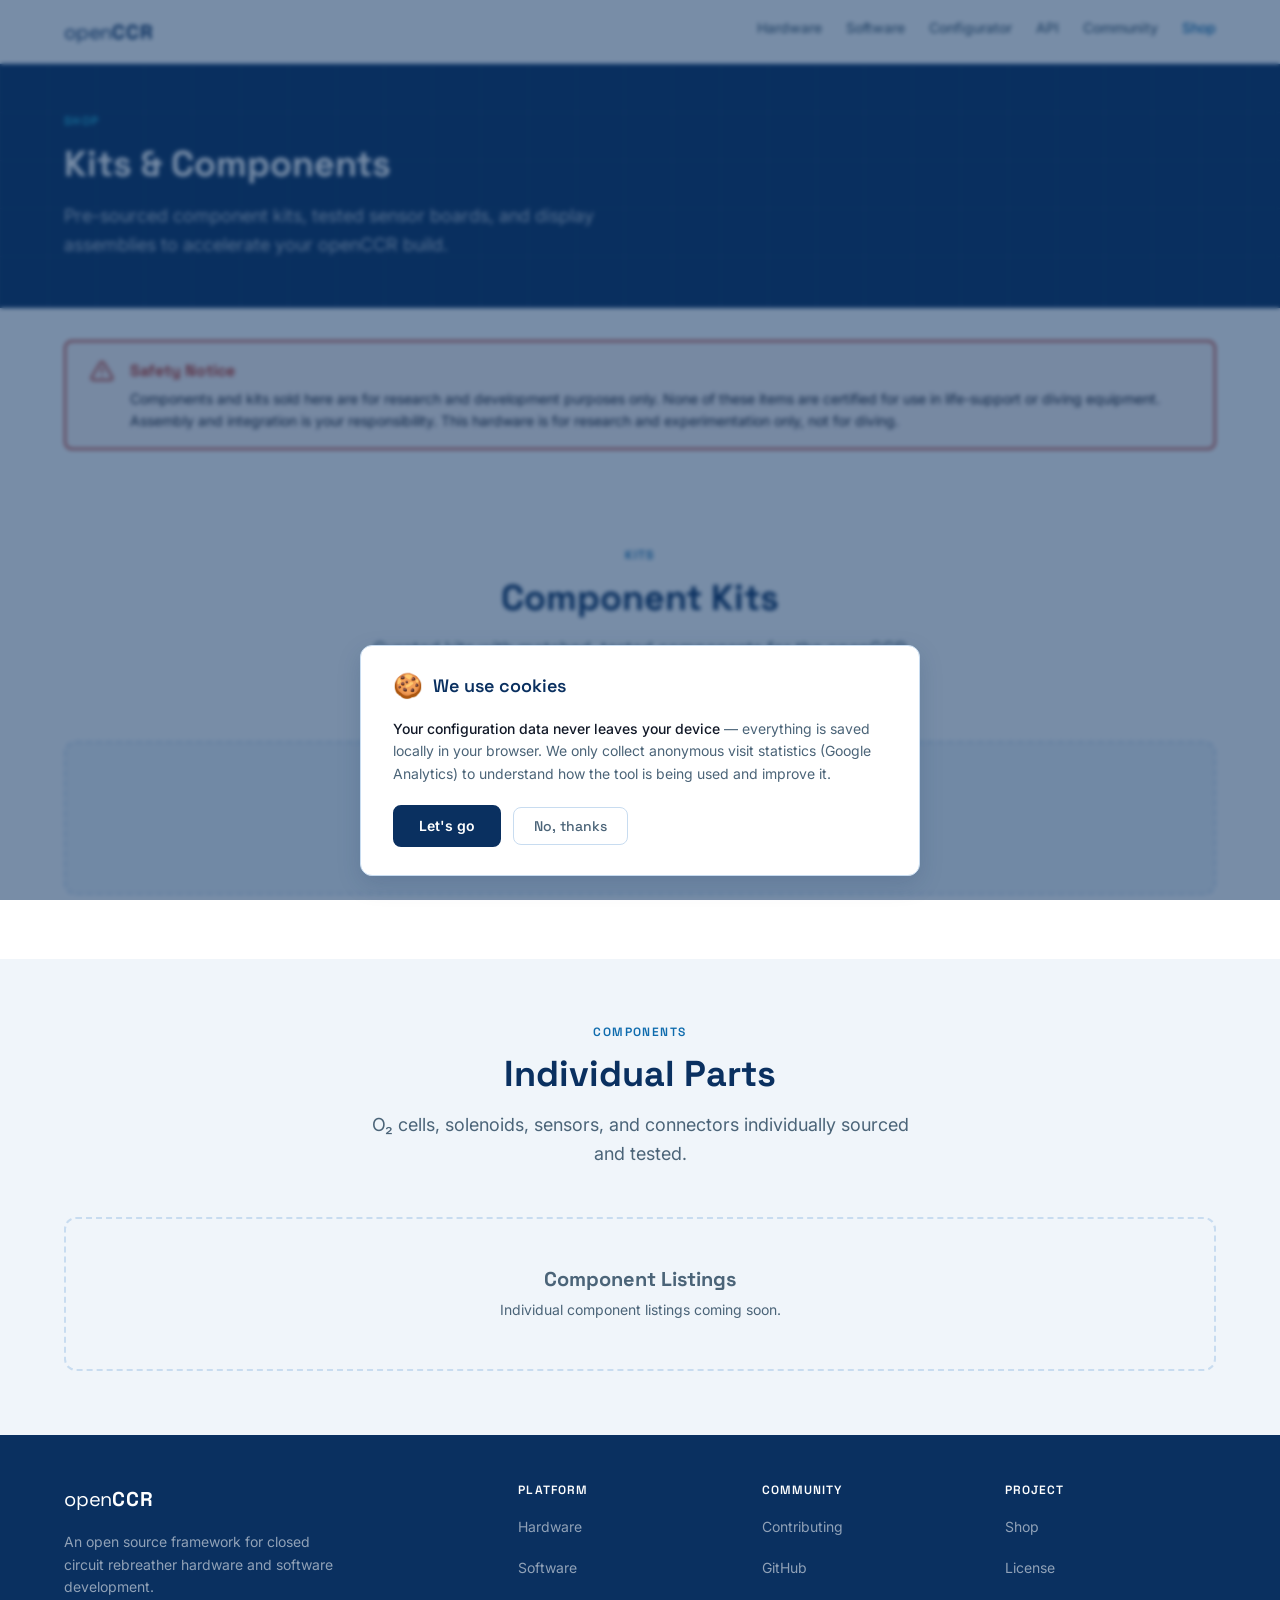
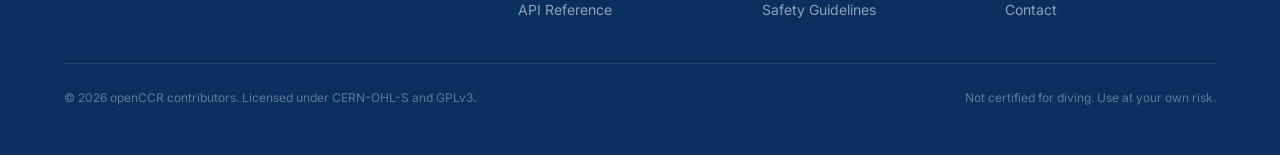
<file: shop.html>
<!DOCTYPE html>
<html lang="en">
<head>
  <meta charset="UTF-8">
  <meta name="viewport" content="width=device-width, initial-scale=1.0">
  <title>Shop — openCCR</title>
  <meta name="description" content="openCCR shop: hardware kits, sensor boards, and components for building your own CCR electronics.">
  <!-- Google Analytics -->
  <script async src="https://www.googletagmanager.com/gtag/js?id=G-BM90FH107W"></script>
  <script>
    window.dataLayer = window.dataLayer || [];
    function gtag(){dataLayer.push(arguments);}
    gtag('js', new Date());
    gtag('config', 'G-BM90FH107W');
  </script>
  <link rel="stylesheet" href="css/main.css">
  <link rel="stylesheet" href="css/components.css">
</head>
<body>

  <!-- Navigation -->
  <nav class="nav" role="navigation" aria-label="Main navigation">
    <div class="container nav__inner">
      <a href="index.html" class="nav__wordmark" aria-label="openCCR home">
        <span class="open">open</span><span class="ccr">CCR</span>
      </a>
      <ul class="nav__links" role="list">
        <li><a href="hardware.html">Hardware</a></li>
        <li><a href="software.html">Software</a></li>
        <li><a href="/configurator">Configurator</a></li>
        <li><a href="api.html">API</a></li>
        <li><a href="community.html">Community</a></li>
        <li><a href="shop.html" class="active">Shop</a></li>
      </ul>
      <button class="nav__hamburger" id="nav-hamburger"
              aria-expanded="false" aria-controls="nav-mobile"
              aria-label="Toggle mobile menu">
        <svg width="24" height="24" viewBox="0 0 24 24" fill="none"
             stroke="currentColor" stroke-width="2" stroke-linecap="round"
             aria-hidden="true">
          <line x1="3" y1="6"  x2="21" y2="6"/>
          <line x1="3" y1="12" x2="21" y2="12"/>
          <line x1="3" y1="18" x2="21" y2="18"/>
        </svg>
      </button>
    </div>
  </nav>

  <!-- Mobile Nav -->
  <div class="nav__mobile" id="nav-mobile" role="navigation" aria-label="Mobile navigation">
    <ul class="nav__mobile-links" role="list">
      <li><a href="hardware.html">Hardware</a></li>
      <li><a href="software.html">Software</a></li>
      <li><a href="/configurator">Configurator</a></li>
      <li><a href="api.html">API</a></li>
      <li><a href="community.html">Community</a></li>
      <li><a href="shop.html" class="active">Shop</a></li>
    </ul>
  </div>

  <main class="page-content">

    <!-- Page Hero -->
    <div class="page-hero">
      <div class="container page-hero__inner">
        <p class="page-hero__eyebrow">Shop</p>
        <h1 class="page-hero__title">Kits &amp; Components</h1>
        <p class="page-hero__subtitle">
          Pre-sourced component kits, tested sensor boards, and display assemblies
          to accelerate your openCCR build.
        </p>
      </div>
    </div>

    <!-- Safety Warning -->
    <section class="section" style="padding-block: var(--space-8);">
      <div class="container">
        <div class="safety-warning">
          <svg class="safety-warning__icon" viewBox="0 0 24 24" fill="none"
               stroke="currentColor" stroke-width="2" stroke-linecap="round"
               stroke-linejoin="round" aria-hidden="true">
            <path d="M10.29 3.86L1.82 18a2 2 0 0 0 1.71 3h16.94a2 2 0 0 0 1.71-3L13.71 3.86a2 2 0 0 0-3.42 0z"/>
            <line x1="12" y1="9"  x2="12" y2="13"/>
            <line x1="12" y1="17" x2="12.01" y2="17"/>
          </svg>
          <div class="safety-warning__content">
            <div class="safety-warning__title">Safety Notice</div>
            <p class="safety-warning__text">
              Components and kits sold here are for research and development purposes only.
              None of these items are certified for use in life-support or diving equipment.
              Assembly and integration is your responsibility. This hardware is for research and experimentation only, not for diving.
            </p>
          </div>
        </div>
      </div>
    </section>

    <!-- Kits -->
    <section class="section">
      <div class="container">
        <div class="section-header">
          <p class="section-header__eyebrow">Kits</p>
          <h2 class="section-header__title">Component Kits</h2>
          <p class="section-header__subtitle">
            Curated kits with matched, tested components for the openCCR reference platform.
          </p>
        </div>
        <div class="placeholder-block">
          <h3>Kit Listings</h3>
          <p>Sensor kits, controller starter packs, and display module assemblies coming soon.</p>
        </div>
      </div>
    </section>

    <!-- Individual Components -->
    <section class="section section--subtle">
      <div class="container">
        <div class="section-header">
          <p class="section-header__eyebrow">Components</p>
          <h2 class="section-header__title">Individual Parts</h2>
          <p class="section-header__subtitle">
            O₂ cells, solenoids, sensors, and connectors individually sourced and tested.
          </p>
        </div>
        <div class="placeholder-block">
          <h3>Component Listings</h3>
          <p>Individual component listings coming soon.</p>
        </div>
      </div>
    </section>

  </main>

  <!-- Footer -->
  <footer class="footer">
    <div class="container">
      <div class="footer__inner">
        <div class="footer__brand">
          <a href="index.html" class="nav__wordmark" aria-label="openCCR home">
            <span class="open">open</span><span class="ccr">CCR</span>
          </a>
          <p class="footer__tagline">
            An open source framework for closed circuit rebreather hardware
            and software development.
          </p>
        </div>
        <div class="footer__col">
          <h4>Platform</h4>
          <ul>
            <li><a href="hardware.html">Hardware</a></li>
            <li><a href="software.html">Software</a></li>
            <li><a href="api.html">API Reference</a></li>
          </ul>
        </div>
        <div class="footer__col">
          <h4>Community</h4>
          <ul>
            <li><a href="community.html">Contributing</a></li>
            <li><a href="https://github.com/openccr" target="_blank" rel="noopener noreferrer">GitHub</a></li>
            <li><a href="community.html#safety">Safety Guidelines</a></li>
          </ul>
        </div>
        <div class="footer__col">
          <h4>Project</h4>
          <ul>
            <li><a href="shop.html">Shop</a></li>
            <li><a href="community.html#license">License</a></li>
            <li><a href="community.html#contact">Contact</a></li>
          </ul>
        </div>
      </div>
      <div class="footer__bottom">
        <span>© 2026 openCCR contributors. Licensed under CERN-OHL-S and GPLv3.</span>
        <span>Not certified for diving. Use at your own risk.</span>
      </div>
    </div>
  </footer>

  <script src="js/nav.js"></script>
  <script src="js/cookie-banner.js"></script>
</body>
</html>
</file>
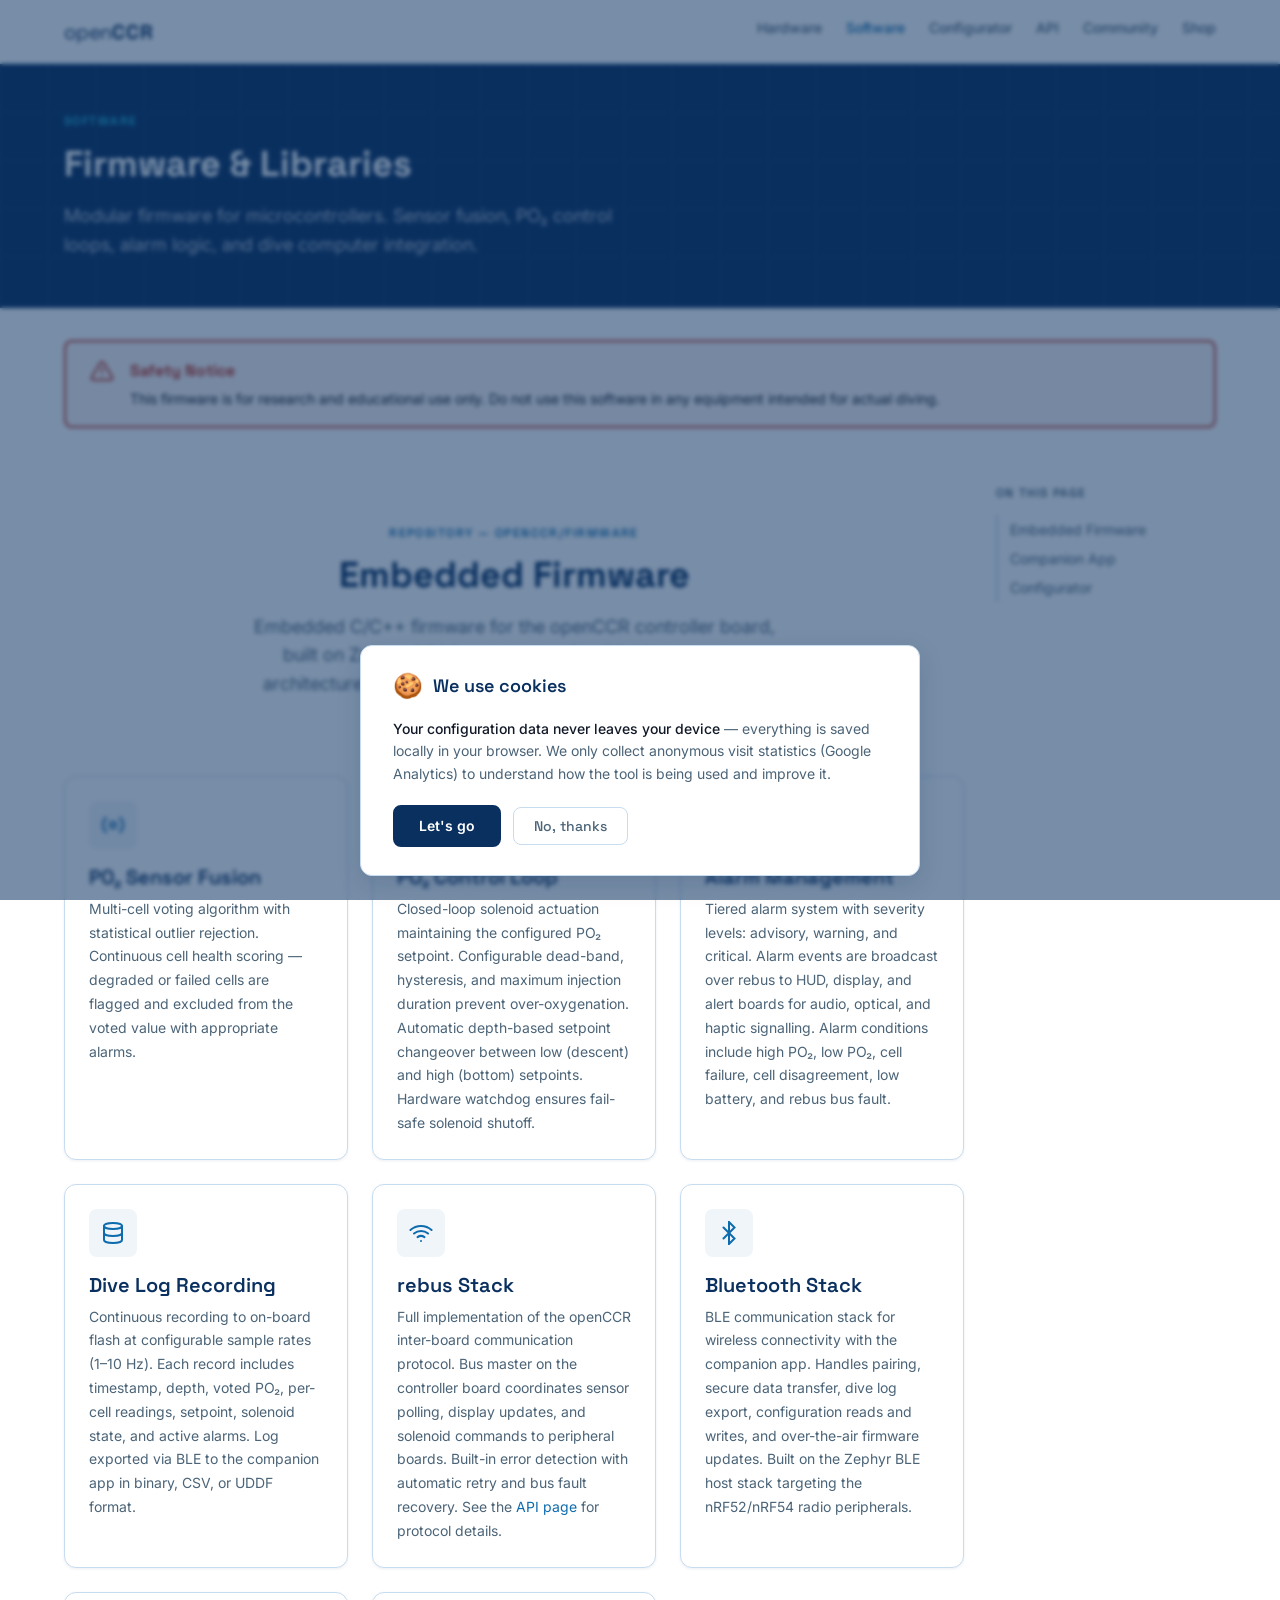
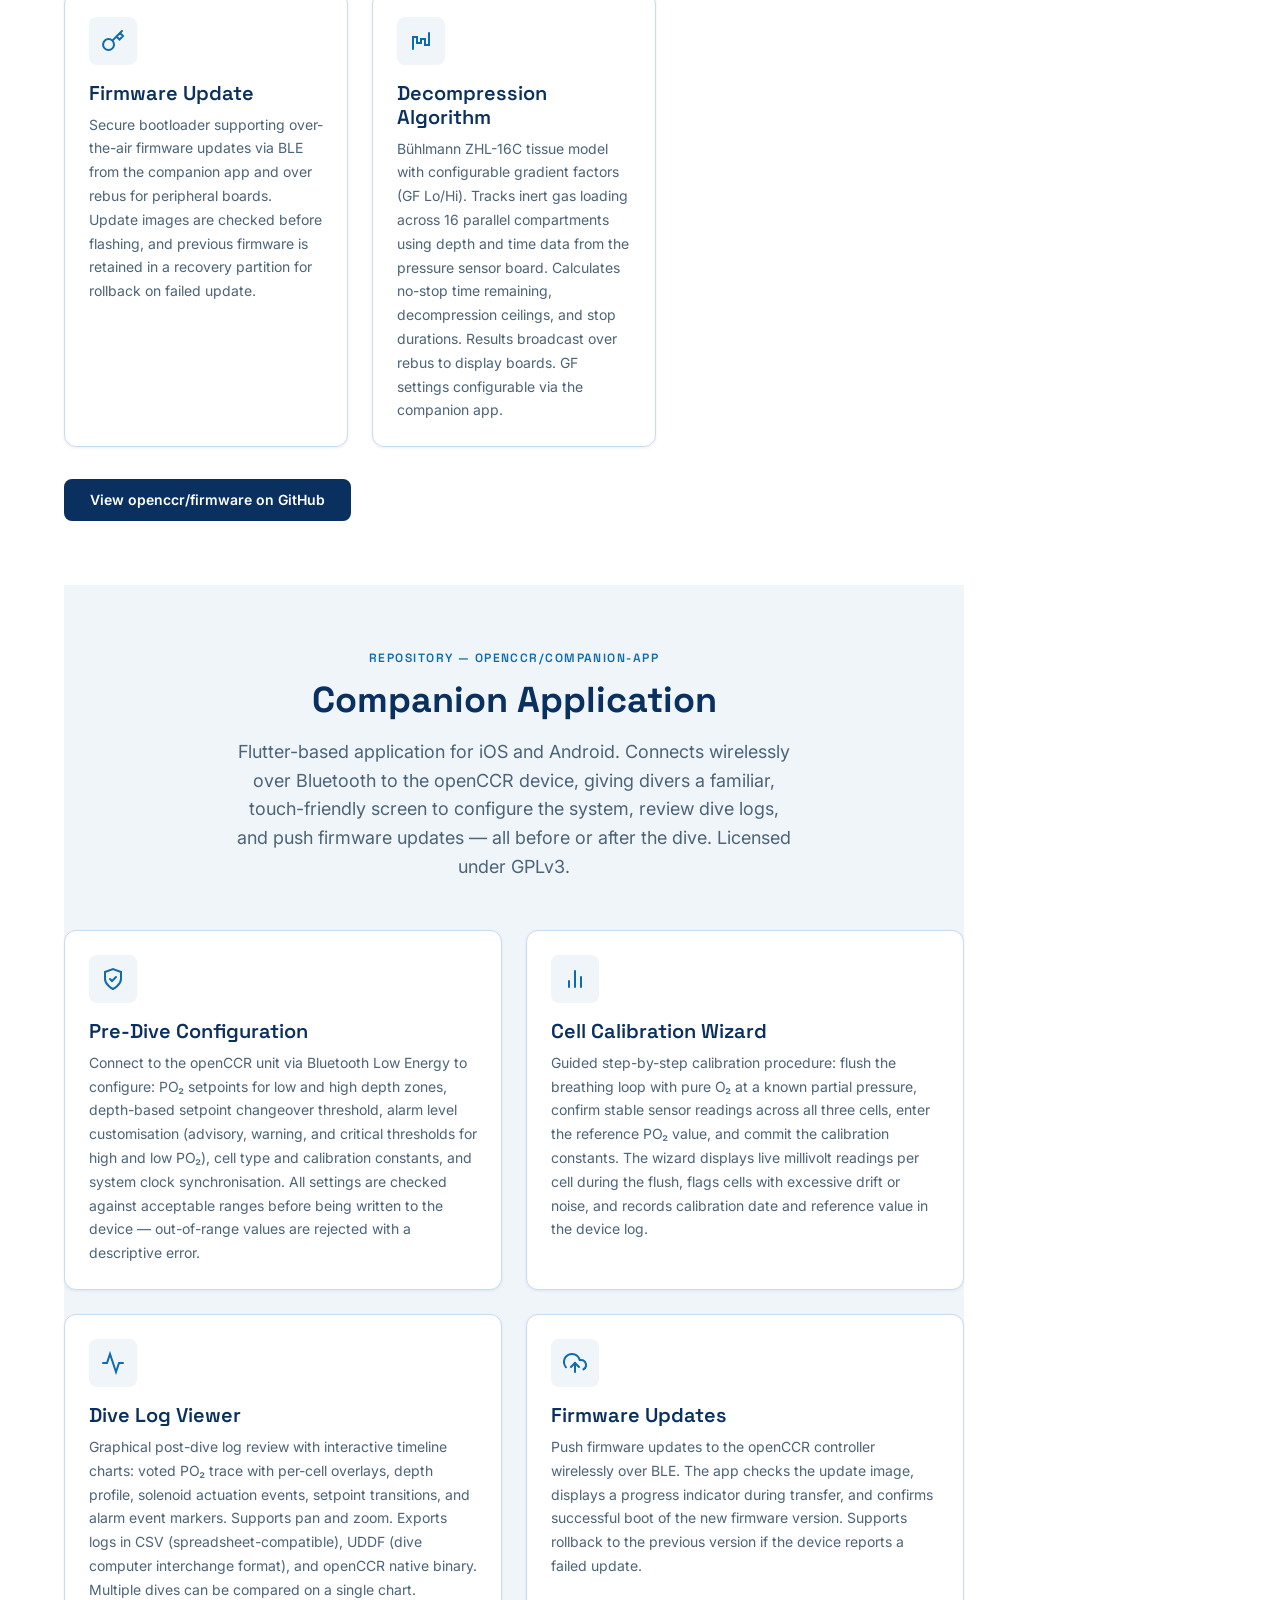
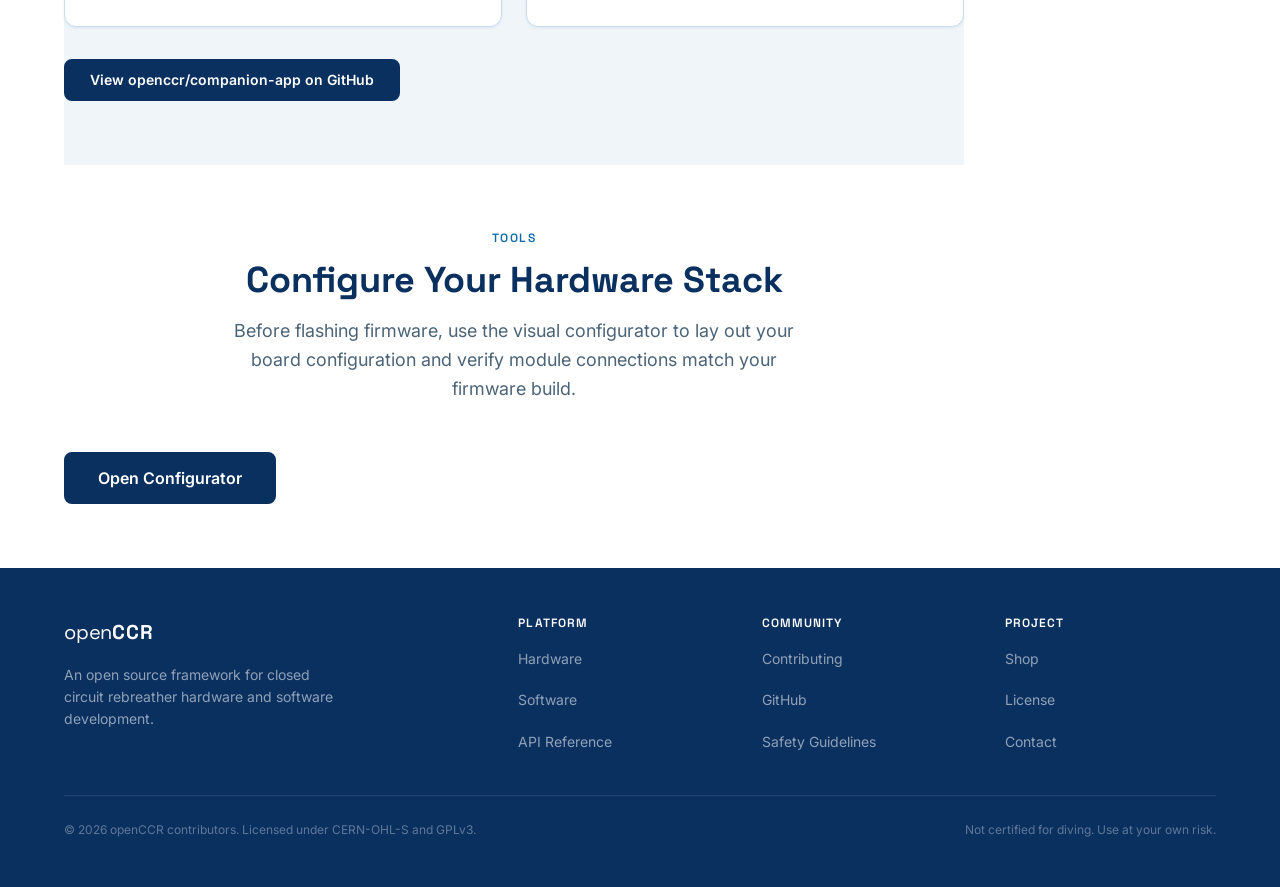
<file: software.html>
<!DOCTYPE html>
<html lang="en">
<head>
  <meta charset="UTF-8">
  <meta name="viewport" content="width=device-width, initial-scale=1.0">
  <title>Software — openCCR</title>
  <meta name="description" content="openCCR firmware and software: modular firmware architecture, sensor fusion, PO₂ control, and dive computer integration.">
  <!-- Google Analytics -->
  <script async src="https://www.googletagmanager.com/gtag/js?id=G-BM90FH107W"></script>
  <script>
    window.dataLayer = window.dataLayer || [];
    function gtag(){dataLayer.push(arguments);}
    gtag('js', new Date());
    gtag('config', 'G-BM90FH107W');
  </script>
  <link rel="stylesheet" href="css/main.css">
  <link rel="stylesheet" href="css/components.css">
</head>
<body>

  <!-- Navigation -->
  <nav class="nav" role="navigation" aria-label="Main navigation">
    <div class="container nav__inner">
      <a href="index.html" class="nav__wordmark" aria-label="openCCR home">
        <span class="open">open</span><span class="ccr">CCR</span>
      </a>
      <ul class="nav__links" role="list">
        <li><a href="hardware.html">Hardware</a></li>
        <li><a href="software.html" class="active">Software</a></li>
        <li><a href="/configurator">Configurator</a></li>
        <li><a href="api.html">API</a></li>
        <li><a href="community.html">Community</a></li>
        <li><a href="shop.html">Shop</a></li>
      </ul>
      <button class="nav__hamburger" id="nav-hamburger"
              aria-expanded="false" aria-controls="nav-mobile"
              aria-label="Toggle mobile menu">
        <svg width="24" height="24" viewBox="0 0 24 24" fill="none"
             stroke="currentColor" stroke-width="2" stroke-linecap="round"
             aria-hidden="true">
          <line x1="3" y1="6"  x2="21" y2="6"/>
          <line x1="3" y1="12" x2="21" y2="12"/>
          <line x1="3" y1="18" x2="21" y2="18"/>
        </svg>
      </button>
    </div>
  </nav>

  <!-- Mobile Nav -->
  <div class="nav__mobile" id="nav-mobile" role="navigation" aria-label="Mobile navigation">
    <ul class="nav__mobile-links" role="list">
      <li><a href="hardware.html">Hardware</a></li>
      <li><a href="software.html" class="active">Software</a></li>
      <li><a href="/configurator">Configurator</a></li>
      <li><a href="api.html">API</a></li>
      <li><a href="community.html">Community</a></li>
      <li><a href="shop.html">Shop</a></li>
    </ul>
  </div>

  <main class="page-content">

    <!-- Page Hero -->
    <div class="page-hero">
      <div class="container page-hero__inner">
        <p class="page-hero__eyebrow">Software</p>
        <h1 class="page-hero__title">Firmware &amp; Libraries</h1>
        <p class="page-hero__subtitle">
          Modular firmware for microcontrollers. Sensor fusion, PO₂ control loops,
          alarm logic, and dive computer integration.
        </p>
      </div>
    </div>

    <!-- Safety Warning -->
    <section class="section" style="padding-block: var(--space-8);">
      <div class="container">
        <div class="safety-warning">
          <svg class="safety-warning__icon" viewBox="0 0 24 24" fill="none"
               stroke="currentColor" stroke-width="2" stroke-linecap="round"
               stroke-linejoin="round" aria-hidden="true">
            <path d="M10.29 3.86L1.82 18a2 2 0 0 0 1.71 3h16.94a2 2 0 0 0 1.71-3L13.71 3.86a2 2 0 0 0-3.42 0z"/>
            <line x1="12" y1="9"  x2="12" y2="13"/>
            <line x1="12" y1="17" x2="12.01" y2="17"/>
          </svg>
          <div class="safety-warning__content">
            <div class="safety-warning__title">Safety Notice</div>
            <p class="safety-warning__text">
              This firmware is for research and educational use only. Do not use this
              software in any equipment intended for actual diving.
            </p>
          </div>
        </div>
      </div>
    </section>

    <!-- Page body: content + floating TOC -->
    <div class="page-with-toc">
      <div class="page-with-toc__content">

    <!-- openccr/firmware -->
    <section class="section" id="embedded-firmware">
      <div class="container">
        <div class="section-header">
          <p class="section-header__eyebrow">Repository — openccr/firmware</p>
          <h2 class="section-header__title">Embedded Firmware</h2>
          <p class="section-header__subtitle">
            Embedded C/C++ firmware for the openCCR controller board, built on Zephyr RTOS and
            the Nordic nRF SDK. Modular architecture designed for safety-critical embedded
            systems. Licensed under GPLv3.
          </p>
        </div>

        <!-- Firmware modules -->
        <div class="grid-3" style="margin-bottom: var(--space-8);">
          <div class="card">
            <div class="card__icon" aria-hidden="true">
              <svg width="24" height="24" viewBox="0 0 24 24" fill="none"
                   stroke="currentColor" stroke-width="2" stroke-linecap="round">
                <circle cx="12" cy="12" r="3"/>
                <path d="M19.07 4.93a10 10 0 0 1 0 14.14"/>
                <path d="M4.93 4.93a10 10 0 0 0 0 14.14"/>
              </svg>
            </div>
            <h3 class="card__title">PO₂ Sensor Fusion</h3>
            <p class="card__body">Multi-cell voting algorithm with statistical outlier rejection. Continuous cell health scoring — degraded or failed cells are flagged and excluded from the voted value with appropriate alarms.</p>
          </div>
          <div class="card">
            <div class="card__icon" aria-hidden="true">
              <svg width="24" height="24" viewBox="0 0 24 24" fill="none"
                   stroke="currentColor" stroke-width="2" stroke-linecap="round">
                <polyline points="22 12 18 12 15 21 9 3 6 12 2 12"/>
              </svg>
            </div>
            <h3 class="card__title">PO₂ Control Loop</h3>
            <p class="card__body">Closed-loop solenoid actuation maintaining the configured PO₂ setpoint. Configurable dead-band, hysteresis, and maximum injection duration prevent over-oxygenation. Automatic depth-based setpoint changeover between low (descent) and high (bottom) setpoints. Hardware watchdog ensures fail-safe solenoid shutoff.</p>
          </div>
          <div class="card">
            <div class="card__icon" aria-hidden="true">
              <svg width="24" height="24" viewBox="0 0 24 24" fill="none"
                   stroke="currentColor" stroke-width="2" stroke-linecap="round">
                <path d="M10.29 3.86L1.82 18a2 2 0 0 0 1.71 3h16.94a2 2 0 0 0 1.71-3L13.71 3.86a2 2 0 0 0-3.42 0z"/>
                <line x1="12" y1="9" x2="12" y2="13"/>
                <line x1="12" y1="17" x2="12.01" y2="17"/>
              </svg>
            </div>
            <h3 class="card__title">Alarm Management</h3>
            <p class="card__body">Tiered alarm system with severity levels: advisory, warning, and critical. Alarm events are broadcast over rebus to HUD, display, and alert boards for audio, optical, and haptic signalling. Alarm conditions include high PO₂, low PO₂, cell failure, cell disagreement, low battery, and rebus bus fault.</p>
          </div>
          <div class="card">
            <div class="card__icon" aria-hidden="true">
              <svg width="24" height="24" viewBox="0 0 24 24" fill="none"
                   stroke="currentColor" stroke-width="2" stroke-linecap="round">
                <ellipse cx="12" cy="5" rx="9" ry="3"/>
                <path d="M21 12c0 1.66-4 3-9 3s-9-1.34-9-3"/>
                <path d="M3 5v14c0 1.66 4 3 9 3s9-1.34 9-3V5"/>
              </svg>
            </div>
            <h3 class="card__title">Dive Log Recording</h3>
            <p class="card__body">Continuous recording to on-board flash at configurable sample rates (1–10 Hz). Each record includes timestamp, depth, voted PO₂, per-cell readings, setpoint, solenoid state, and active alarms. Log exported via BLE to the companion app in binary, CSV, or UDDF format.</p>
          </div>
          <div class="card">
            <div class="card__icon" aria-hidden="true">
              <svg width="24" height="24" viewBox="0 0 24 24" fill="none"
                   stroke="currentColor" stroke-width="2" stroke-linecap="round">
                <path d="M5 12.55a11 11 0 0 1 14.08 0"/>
                <path d="M1.42 9a16 16 0 0 1 21.16 0"/>
                <path d="M8.53 16.11a6 6 0 0 1 6.95 0"/>
                <line x1="12" y1="20" x2="12.01" y2="20"/>
              </svg>
            </div>
            <h3 class="card__title">rebus Stack</h3>
            <p class="card__body">Full implementation of the openCCR inter-board communication protocol. Bus master on the controller board coordinates sensor polling, display updates, and solenoid commands to peripheral boards. Built-in error detection with automatic retry and bus fault recovery. See the <a href="api.html">API page</a> for protocol details.</p>
          </div>
          <div class="card">
            <div class="card__icon" aria-hidden="true">
              <svg width="24" height="24" viewBox="0 0 24 24" fill="none"
                   stroke="currentColor" stroke-width="2" stroke-linecap="round">
                <polyline points="6.5 6.5 17.5 17.5 12 23 12 1 17.5 6.5 6.5 17.5"/>
              </svg>
            </div>
            <h3 class="card__title">Bluetooth Stack</h3>
            <p class="card__body">BLE communication stack for wireless connectivity with the companion app. Handles pairing, secure data transfer, dive log export, configuration reads and writes, and over-the-air firmware updates. Built on the Zephyr BLE host stack targeting the nRF52/nRF54 radio peripherals.</p>
          </div>
          <div class="card">
            <div class="card__icon" aria-hidden="true">
              <svg width="24" height="24" viewBox="0 0 24 24" fill="none"
                   stroke="currentColor" stroke-width="2" stroke-linecap="round">
                <path d="M21 2l-2 2m-7.61 7.61a5.5 5.5 0 1 1-7.778 7.778 5.5 5.5 0 0 1 7.777-7.777zm0 0L15.5 7.5m0 0l3 3L22 7l-3-3m-3.5 3.5L19 4"/>
              </svg>
            </div>
            <h3 class="card__title">Firmware Update</h3>
            <p class="card__body">Secure bootloader supporting over-the-air firmware updates via BLE from the companion app and over rebus for peripheral boards. Update images are checked before flashing, and previous firmware is retained in a recovery partition for rollback on failed update.</p>
          </div>
          <div class="card">
            <div class="card__icon" aria-hidden="true">
              <svg width="24" height="24" viewBox="0 0 24 24" fill="none"
                   stroke="currentColor" stroke-width="2" stroke-linecap="round">
                <polyline points="4 20 4 8 8 8 8 14 12 14 12 10 16 10 16 16 20 16 20 4"/>
              </svg>
            </div>
            <h3 class="card__title">Decompression Algorithm</h3>
            <p class="card__body">Bühlmann ZHL-16C tissue model with configurable gradient factors (GF Lo/Hi). Tracks inert gas loading across 16 parallel compartments using depth and time data from the pressure sensor board. Calculates no-stop time remaining, decompression ceilings, and stop durations. Results broadcast over rebus to display boards. GF settings configurable via the companion app.</p>
          </div>
        </div>
        <a href="https://github.com/openccr/firmware" target="_blank" rel="noopener noreferrer"
           class="btn btn--primary">View openccr/firmware on GitHub</a>
      </div>
    </section>

    <!-- openccr/companion-app -->
    <section class="section section--subtle" id="companion-app">
      <div class="container">
        <div class="section-header">
          <p class="section-header__eyebrow">Repository — openccr/companion-app</p>
          <h2 class="section-header__title">Companion Application</h2>
          <p class="section-header__subtitle">
            Flutter-based application for iOS and Android. Connects wirelessly over Bluetooth to
            the openCCR device, giving divers a familiar, touch-friendly screen to configure
            the system, review dive logs, and push firmware updates — all before or after the
            dive. Licensed under GPLv3.
          </p>
        </div>
        <div class="grid-2" style="margin-bottom: var(--space-8);">
          <div class="card">
            <div class="card__icon" aria-hidden="true">
              <svg width="24" height="24" viewBox="0 0 24 24" fill="none"
                   stroke="currentColor" stroke-width="2" stroke-linecap="round">
                <path d="M12 22s8-4 8-10V5l-8-3-8 3v7c0 6 8 10 8 10z"/>
                <polyline points="9 12 11 14 15 10"/>
              </svg>
            </div>
            <h3 class="card__title">Pre-Dive Configuration</h3>
            <p class="card__body">Connect to the openCCR unit via Bluetooth Low Energy to configure: PO₂ setpoints for low and high depth zones, depth-based setpoint changeover threshold, alarm level customisation (advisory, warning, and critical thresholds for high and low PO₂), cell type and calibration constants, and system clock synchronisation. All settings are checked against acceptable ranges before being written to the device — out-of-range values are rejected with a descriptive error.</p>
          </div>
          <div class="card">
            <div class="card__icon" aria-hidden="true">
              <svg width="24" height="24" viewBox="0 0 24 24" fill="none"
                   stroke="currentColor" stroke-width="2" stroke-linecap="round">
                <line x1="18" y1="20" x2="18" y2="10"/>
                <line x1="12" y1="20" x2="12" y2="4"/>
                <line x1="6" y1="20" x2="6" y2="14"/>
              </svg>
            </div>
            <h3 class="card__title">Cell Calibration Wizard</h3>
            <p class="card__body">Guided step-by-step calibration procedure: flush the breathing loop with pure O₂ at a known partial pressure, confirm stable sensor readings across all three cells, enter the reference PO₂ value, and commit the calibration constants. The wizard displays live millivolt readings per cell during the flush, flags cells with excessive drift or noise, and records calibration date and reference value in the device log.</p>
          </div>
          <div class="card">
            <div class="card__icon" aria-hidden="true">
              <svg width="24" height="24" viewBox="0 0 24 24" fill="none"
                   stroke="currentColor" stroke-width="2" stroke-linecap="round">
                <polyline points="22 12 18 12 15 21 9 3 6 12 2 12"/>
              </svg>
            </div>
            <h3 class="card__title">Dive Log Viewer</h3>
            <p class="card__body">Graphical post-dive log review with interactive timeline charts: voted PO₂ trace with per-cell overlays, depth profile, solenoid actuation events, setpoint transitions, and alarm event markers. Supports pan and zoom. Exports logs in CSV (spreadsheet-compatible), UDDF (dive computer interchange format), and openCCR native binary. Multiple dives can be compared on a single chart.</p>
          </div>
          <div class="card">
            <div class="card__icon" aria-hidden="true">
              <svg width="24" height="24" viewBox="0 0 24 24" fill="none"
                   stroke="currentColor" stroke-width="2" stroke-linecap="round">
                <polyline points="16 16 12 12 8 16"/>
                <line x1="12" y1="12" x2="12" y2="21"/>
                <path d="M20.39 18.39A5 5 0 0 0 18 9h-1.26A8 8 0 1 0 3 16.3"/>
              </svg>
            </div>
            <h3 class="card__title">Firmware Updates</h3>
            <p class="card__body">Push firmware updates to the openCCR controller wirelessly over BLE. The app checks the update image, displays a progress indicator during transfer, and confirms successful boot of the new firmware version. Supports rollback to the previous version if the device reports a failed update.</p>
          </div>
        </div>
        <a href="https://github.com/openccr/companion-app" target="_blank" rel="noopener noreferrer"
           class="btn btn--primary">View openccr/companion-app on GitHub</a>
      </div>
    </section>

    <!-- Configurator CTA -->
    <section class="section" id="configurator">
      <div class="container">
        <div class="section-header">
          <p class="section-header__eyebrow">Tools</p>
          <h2 class="section-header__title">Configure Your Hardware Stack</h2>
          <p class="section-header__subtitle">
            Before flashing firmware, use the visual configurator to lay out your
            board configuration and verify module connections match your firmware build.
          </p>
        </div>
        <a href="/configurator" class="btn btn--primary btn--lg">Open Configurator</a>
      </div>
    </section>

      </div><!-- end page-with-toc__content -->

      <!-- Floating TOC -->
      <aside class="page-toc" aria-label="Page contents">
        <p class="page-toc__label">On this page</p>
        <ul class="page-toc__list">
          <li><a href="#embedded-firmware">Embedded Firmware</a></li>
          <li><a href="#companion-app">Companion App</a></li>
          <li><a href="#configurator">Configurator</a></li>
        </ul>
      </aside>

    </div><!-- end page-with-toc -->

  </main>

  <!-- Footer -->
  <footer class="footer">
    <div class="container">
      <div class="footer__inner">
        <div class="footer__brand">
          <a href="index.html" class="nav__wordmark" aria-label="openCCR home">
            <span class="open">open</span><span class="ccr">CCR</span>
          </a>
          <p class="footer__tagline">
            An open source framework for closed circuit rebreather hardware
            and software development.
          </p>
        </div>
        <div class="footer__col">
          <h4>Platform</h4>
          <ul>
            <li><a href="hardware.html">Hardware</a></li>
            <li><a href="software.html">Software</a></li>
            <li><a href="api.html">API Reference</a></li>
          </ul>
        </div>
        <div class="footer__col">
          <h4>Community</h4>
          <ul>
            <li><a href="community.html">Contributing</a></li>
            <li><a href="https://github.com/openccr" target="_blank" rel="noopener noreferrer">GitHub</a></li>
            <li><a href="community.html#safety">Safety Guidelines</a></li>
          </ul>
        </div>
        <div class="footer__col">
          <h4>Project</h4>
          <ul>
            <li><a href="shop.html">Shop</a></li>
            <li><a href="community.html#license">License</a></li>
            <li><a href="community.html#contact">Contact</a></li>
          </ul>
        </div>
      </div>
      <div class="footer__bottom">
        <span>© 2026 openCCR contributors. Licensed under CERN-OHL-S and GPLv3.</span>
        <span>Not certified for diving. Use at your own risk.</span>
      </div>
    </div>
  </footer>

  <script src="js/nav.js"></script>
  <script src="js/cookie-banner.js"></script>
</body>
</html>
</file>
<file: css/main.css>
/* ============================================================
   openCCR Design System — main.css
   Design tokens, reset, typography, layout utilities
   ============================================================ */

/* --- Google Fonts --- */
@import url('https://fonts.googleapis.com/css2?family=Space+Grotesk:wght@400;500;600;700&family=Inter:wght@400;500;600&family=JetBrains+Mono:wght@400;500&display=swap');

/* --- Design Tokens --- */
:root {
  /* Colors */
  --color-bg:         #FFFFFF;
  --color-bg-subtle:  #F0F5FA;
  --color-border:     #C8DCF0;
  --color-text:       #111827;
  --color-text-muted: #4B6478;
  --color-navy:       #0A3060;
  --color-ocean:      #0E6BAD;
  --color-cyan:       #24B4D8;
  --color-warning:    #C0392B;

  /* Typography */
  --font-heading: 'Space Grotesk', system-ui, sans-serif;
  --font-body:    'Inter', system-ui, sans-serif;
  --font-code:    'JetBrains Mono', 'Fira Code', monospace;

  /* Font sizes */
  --text-xs:   0.75rem;   /* 12px */
  --text-sm:   0.875rem;  /* 14px */
  --text-base: 1rem;      /* 16px */
  --text-lg:   1.125rem;  /* 18px */
  --text-xl:   1.25rem;   /* 20px */
  --text-2xl:  1.5rem;    /* 24px */
  --text-3xl:  1.875rem;  /* 30px */
  --text-4xl:  2.25rem;   /* 36px */
  --text-5xl:  3rem;      /* 48px */

  /* Spacing scale */
  --space-1:  4px;
  --space-2:  8px;
  --space-3:  12px;
  --space-4:  16px;
  --space-6:  24px;
  --space-8:  32px;
  --space-12: 48px;
  --space-16: 64px;

  /* Layout */
  --max-width: 1200px;
  --nav-height: 64px;
  --radius-sm: 4px;
  --radius-md: 8px;
  --radius-lg: 12px;

  /* Shadows */
  --shadow-sm: 0 1px 3px rgba(10, 48, 96, 0.08);
  --shadow-md: 0 4px 12px rgba(10, 48, 96, 0.12);
  --shadow-lg: 0 8px 24px rgba(10, 48, 96, 0.16);

  /* Transitions */
  --transition: 200ms ease;
}

/* --- Reset --- */
*, *::before, *::after {
  box-sizing: border-box;
  margin: 0;
  padding: 0;
}

html {
  scroll-behavior: smooth;
  font-size: 16px;
}

body {
  font-family: var(--font-body);
  font-size: var(--text-base);
  color: var(--color-text);
  background: var(--color-bg);
  line-height: 1.6;
  -webkit-font-smoothing: antialiased;
  display: flex;
  flex-direction: column;
  min-height: 100vh;
}

img, svg {
  display: block;
  max-width: 100%;
}

a {
  color: var(--color-ocean);
  text-decoration: none;
  transition: color var(--transition);
}

a:hover {
  color: var(--color-cyan);
}

/* --- Typography --- */
h1, h2, h3, h4, h5, h6 {
  font-family: var(--font-heading);
  color: var(--color-navy);
  line-height: 1.2;
  font-weight: 700;
}

h1 { font-size: var(--text-5xl); }
h2 { font-size: var(--text-4xl); }
h3 { font-size: var(--text-3xl); }
h4 { font-size: var(--text-2xl); }
h5 { font-size: var(--text-xl); }
h6 { font-size: var(--text-lg); }

p {
  margin-bottom: var(--space-4);
}

p:last-child {
  margin-bottom: 0;
}

ul, ol {
  padding-left: var(--space-6);
}

li {
  margin-bottom: var(--space-2);
}

code, pre {
  font-family: var(--font-code);
  font-size: var(--text-sm);
}

code {
  background: var(--color-bg-subtle);
  border: 1px solid var(--color-border);
  border-radius: var(--radius-sm);
  padding: 2px 6px;
  color: var(--color-navy);
}

pre {
  background: var(--color-navy);
  color: #e2e8f0;
  border-radius: var(--radius-md);
  padding: var(--space-6);
  overflow-x: auto;
  line-height: 1.7;
}

pre code {
  background: none;
  border: none;
  padding: 0;
  color: inherit;
  font-size: var(--text-sm);
}

/* --- Layout --- */
.container {
  width: 100%;
  max-width: var(--max-width);
  margin-inline: auto;
  padding-inline: var(--space-6);
}

.section {
  padding-block: var(--space-16);
}

.section--subtle {
  background: var(--color-bg-subtle);
}

.page-content {
  padding-top: var(--nav-height);
  flex: 1;
}

/* --- Grid --- */
.grid-2 {
  display: grid;
  grid-template-columns: repeat(2, 1fr);
  gap: var(--space-6);
}

.grid-3 {
  display: grid;
  grid-template-columns: repeat(3, 1fr);
  gap: var(--space-6);
}

.grid-4 {
  display: grid;
  grid-template-columns: repeat(4, 1fr);
  gap: var(--space-6);
}

/* --- Utilities --- */
.text-muted    { color: var(--color-text-muted); }
.text-navy     { color: var(--color-navy); }
.text-ocean    { color: var(--color-ocean); }
.text-center   { text-align: center; }
.font-heading  { font-family: var(--font-heading); }
.font-mono     { font-family: var(--font-code); }

.flex           { display: flex; }
.flex-col       { flex-direction: column; }
.items-center   { align-items: center; }
.justify-between { justify-content: space-between; }
.gap-2          { gap: var(--space-2); }
.gap-4          { gap: var(--space-4); }
.gap-6          { gap: var(--space-6); }
.gap-8          { gap: var(--space-8); }
.mt-auto        { margin-top: auto; }

.sr-only {
  position: absolute;
  width: 1px;
  height: 1px;
  padding: 0;
  margin: -1px;
  overflow: hidden;
  clip: rect(0,0,0,0);
  border: 0;
}

/* --- Scroll anchor offset for fixed nav --- */
[id] {
  scroll-margin-top: calc(var(--nav-height) + var(--space-4));
}

/* --- Responsive --- */
@media (max-width: 768px) {
  h1 { font-size: var(--text-4xl); }
  h2 { font-size: var(--text-3xl); }
  h3 { font-size: var(--text-2xl); }

  .grid-2,
  .grid-3,
  .grid-4 {
    grid-template-columns: 1fr;
  }

  .section {
    padding-block: var(--space-12);
  }

  .container {
    padding-inline: var(--space-4);
  }
}
</file>
<file: css/components.css>
/* ============================================================
   openCCR Design System — components.css
   Nav, footer, buttons, cards, badges, safety-warning,
   hero, section headers, placeholders
   ============================================================ */

/* ============================================================
   NAV
   ============================================================ */

.nav {
  position: fixed;
  top: 0;
  left: 0;
  right: 0;
  height: var(--nav-height);
  background: var(--color-bg);
  border-bottom: 1px solid var(--color-border);
  z-index: 100;
  display: flex;
  align-items: center;
}

.nav__inner {
  display: flex;
  align-items: center;
  justify-content: space-between;
  width: 100%;
}

/* Wordmark — used in nav and footer */
.nav__wordmark {
  font-family: var(--font-heading);
  font-size: var(--text-xl);
  color: var(--color-navy);
  text-decoration: none;
  letter-spacing: -0.01em;
  display: inline-flex;
  align-items: baseline;
}

.nav__wordmark .open {
  font-weight: 400;
}

.nav__wordmark .ccr {
  font-weight: 700;
  letter-spacing: 0.04em;
}

.nav__links {
  display: flex;
  align-items: center;
  gap: var(--space-6);
  list-style: none;
  padding: 0;
}

.nav__links a {
  font-family: var(--font-body);
  font-weight: 500;
  font-size: var(--text-sm);
  color: var(--color-text-muted);
  text-decoration: none;
  transition: color var(--transition);
}

.nav__links a:hover {
  color: var(--color-cyan);
}

.nav__links a.active {
  color: var(--color-ocean);
}

/* Hamburger button */
.nav__hamburger {
  display: none;
  background: none;
  border: none;
  cursor: pointer;
  padding: var(--space-2);
  color: var(--color-navy);
  align-items: center;
  justify-content: center;
}

/* Mobile nav drawer */
.nav__mobile {
  display: none;
  position: fixed;
  top: var(--nav-height);
  left: 0;
  right: 0;
  background: var(--color-bg);
  border-bottom: 1px solid var(--color-border);
  z-index: 99;
  padding: var(--space-4) var(--space-6);
  box-shadow: var(--shadow-md);
}

.nav__mobile.is-open {
  display: block;
}

.nav__mobile-links {
  list-style: none;
  padding: 0;
  display: flex;
  flex-direction: column;
}

.nav__mobile-links li:not(:last-child) a {
  border-bottom: 1px solid var(--color-border);
}

.nav__mobile-links a {
  display: block;
  font-family: var(--font-body);
  font-weight: 500;
  font-size: var(--text-base);
  color: var(--color-text-muted);
  padding: var(--space-3) 0;
  text-decoration: none;
  transition: color var(--transition);
}

.nav__mobile-links a:hover,
.nav__mobile-links a.active {
  color: var(--color-ocean);
}

@media (max-width: 768px) {
  .nav__links    { display: none; }
  .nav__hamburger { display: flex; }
}

/* ============================================================
   FOOTER
   ============================================================ */

.footer {
  background: var(--color-navy);
  color: rgba(255, 255, 255, 0.7);
  padding-block: var(--space-12);
}

.footer__inner {
  display: grid;
  grid-template-columns: 2fr 1fr 1fr 1fr;
  gap: var(--space-8);
}

.footer .nav__wordmark {
  color: #fff;
  margin-bottom: var(--space-4);
  display: inline-flex;
}

.footer__tagline {
  font-size: var(--text-sm);
  color: rgba(255, 255, 255, 0.55);
  line-height: 1.6;
  max-width: 280px;
}

.footer__col h4 {
  color: #fff;
  font-family: var(--font-heading);
  font-size: var(--text-xs);
  font-weight: 600;
  text-transform: uppercase;
  letter-spacing: 0.09em;
  margin-bottom: var(--space-4);
}

.footer__col ul {
  list-style: none;
  padding: 0;
  display: flex;
  flex-direction: column;
  gap: var(--space-2);
}

.footer__col a {
  font-size: var(--text-sm);
  color: rgba(255, 255, 255, 0.55);
  text-decoration: none;
  transition: color var(--transition);
}

.footer__col a:hover {
  color: var(--color-cyan);
}

.footer__bottom {
  margin-top: var(--space-8);
  padding-top: var(--space-6);
  border-top: 1px solid rgba(255, 255, 255, 0.1);
  display: flex;
  justify-content: space-between;
  align-items: center;
  font-size: var(--text-xs);
  color: rgba(255, 255, 255, 0.35);
  flex-wrap: wrap;
  gap: var(--space-2);
}

@media (max-width: 768px) {
  .footer__inner {
    grid-template-columns: 1fr 1fr;
  }

  .footer__brand {
    grid-column: 1 / -1;
  }

  .footer__bottom {
    flex-direction: column;
    text-align: center;
  }
}

/* ============================================================
   BUTTONS
   ============================================================ */

.btn {
  display: inline-flex;
  align-items: center;
  justify-content: center;
  gap: var(--space-2);
  font-family: var(--font-body);
  font-weight: 600;
  font-size: var(--text-sm);
  padding: var(--space-3) var(--space-6);
  border-radius: var(--radius-md);
  border: 2px solid transparent;
  cursor: pointer;
  text-decoration: none;
  transition: background var(--transition), border-color var(--transition), color var(--transition), box-shadow var(--transition);
  white-space: nowrap;
  line-height: 1;
}

.btn:focus-visible {
  outline: 3px solid var(--color-cyan);
  outline-offset: 2px;
}

/* Primary: navy fill */
.btn--primary {
  background: var(--color-navy);
  color: #fff;
  border-color: var(--color-navy);
}

.btn--primary:hover {
  background: var(--color-ocean);
  border-color: var(--color-ocean);
  color: #fff;
}

/* Outline: navy border on white */
.btn--outline {
  background: transparent;
  color: var(--color-navy);
  border-color: var(--color-navy);
}

.btn--outline:hover {
  background: var(--color-navy);
  color: #fff;
}

/* Outline light: for use on dark backgrounds */
.btn--outline-light {
  background: transparent;
  color: #fff;
  border-color: rgba(255, 255, 255, 0.5);
}

.btn--outline-light:hover {
  background: rgba(255, 255, 255, 0.12);
  border-color: #fff;
  color: #fff;
}

/* Sizes */
.btn--lg {
  font-size: var(--text-base);
  padding: var(--space-4) var(--space-8);
}

.btn--sm {
  font-size: var(--text-xs);
  padding: var(--space-2) var(--space-4);
}

/* ============================================================
   CARDS
   ============================================================ */

.card {
  background: var(--color-bg);
  border: 1px solid var(--color-border);
  border-radius: var(--radius-lg);
  padding: var(--space-6);
  display: flex;
  flex-direction: column;
  box-shadow: var(--shadow-sm);
  transition: box-shadow var(--transition), transform var(--transition);
}

.card:hover {
  box-shadow: var(--shadow-md);
  transform: translateY(-2px);
}

.card__icon {
  width: 48px;
  height: 48px;
  background: var(--color-bg-subtle);
  border-radius: var(--radius-md);
  display: flex;
  align-items: center;
  justify-content: center;
  margin-bottom: var(--space-4);
  color: var(--color-ocean);
  flex-shrink: 0;
}

.card__title {
  font-family: var(--font-heading);
  font-size: var(--text-xl);
  font-weight: 600;
  color: var(--color-navy);
  margin-bottom: var(--space-2);
}

.card__body {
  font-size: var(--text-sm);
  color: var(--color-text-muted);
  line-height: 1.7;
  flex: 1;
}

.card__footer {
  margin-top: var(--space-4);
}

/* Feature card — clickable, used on homepage grid */
.feature-card {
  background: var(--color-bg);
  border: 1px solid var(--color-border);
  border-radius: var(--radius-lg);
  padding: var(--space-6);
  display: flex;
  flex-direction: column;
  gap: var(--space-3);
  text-decoration: none;
  color: inherit;
  transition: box-shadow var(--transition), transform var(--transition), border-color var(--transition);
}

.feature-card:hover {
  box-shadow: var(--shadow-md);
  border-color: var(--color-cyan);
  transform: translateY(-2px);
  color: inherit;
}

.feature-card__label {
  font-family: var(--font-heading);
  font-size: var(--text-xs);
  font-weight: 600;
  text-transform: uppercase;
  letter-spacing: 0.1em;
  color: var(--color-ocean);
}

.feature-card__title {
  font-family: var(--font-heading);
  font-size: var(--text-xl);
  font-weight: 700;
  color: var(--color-navy);
}

.feature-card__desc {
  font-size: var(--text-sm);
  color: var(--color-text-muted);
  line-height: 1.6;
  flex: 1;
}

.feature-card__arrow {
  margin-top: auto;
  color: var(--color-ocean);
  font-size: var(--text-lg);
  transition: transform var(--transition);
  font-family: var(--font-heading);
}

.feature-card:hover .feature-card__arrow {
  transform: translateX(4px);
}

/* ============================================================
   BADGES
   ============================================================ */

.badge {
  display: inline-flex;
  align-items: center;
  gap: var(--space-1);
  font-family: var(--font-body);
  font-size: var(--text-xs);
  font-weight: 600;
  padding: 2px var(--space-2);
  border-radius: 100px;
}

.badge--navy {
  background: var(--color-navy);
  color: #fff;
}

.badge--ocean {
  background: rgba(14, 107, 173, 0.1);
  color: var(--color-ocean);
  border: 1px solid rgba(14, 107, 173, 0.2);
}

.badge--cyan {
  background: rgba(36, 180, 216, 0.1);
  color: #1a8fa8;
  border: 1px solid rgba(36, 180, 216, 0.25);
}

.badge--warning {
  background: rgba(192, 57, 43, 0.1);
  color: var(--color-warning);
  border: 1px solid rgba(192, 57, 43, 0.2);
}

/* ============================================================
   SAFETY WARNING
   ============================================================ */

.safety-warning {
  background: rgba(192, 57, 43, 0.05);
  border: 2px solid var(--color-warning);
  border-radius: var(--radius-md);
  padding: var(--space-4) var(--space-6);
  display: flex;
  gap: var(--space-4);
  align-items: flex-start;
}

.safety-warning__icon {
  flex-shrink: 0;
  width: 24px;
  height: 24px;
  color: var(--color-warning);
  margin-top: 1px;
}

.safety-warning__title {
  font-family: var(--font-heading);
  font-size: var(--text-base);
  font-weight: 700;
  color: var(--color-warning);
  margin-bottom: var(--space-1);
}

.safety-warning__text {
  font-size: var(--text-sm);
  color: var(--color-text);
  line-height: 1.6;
  margin: 0;
}

/* ============================================================
   SECTION HEADERS
   ============================================================ */

.section-header {
  text-align: center;
  margin-bottom: var(--space-12);
}

.section-header__eyebrow {
  font-family: var(--font-heading);
  font-size: var(--text-xs);
  font-weight: 600;
  text-transform: uppercase;
  letter-spacing: 0.12em;
  color: var(--color-ocean);
  margin-bottom: var(--space-3);
}

.section-header__title {
  font-family: var(--font-heading);
  font-size: var(--text-4xl);
  font-weight: 700;
  color: var(--color-navy);
  margin-bottom: var(--space-4);
  line-height: 1.15;
}

.section-header__subtitle {
  font-size: var(--text-lg);
  color: var(--color-text-muted);
  max-width: 560px;
  margin-inline: auto;
  line-height: 1.6;
  margin-bottom: 0;
}

@media (max-width: 768px) {
  .section-header__title { font-size: var(--text-3xl); }
}

/* ============================================================
   HERO (index / landing page)
   ============================================================ */

.hero {
  background: var(--color-bg-subtle);
  position: relative;
  overflow: hidden;
  padding-block: var(--space-16);
}

/* Subtle geometric grid overlay */
.hero::before {
  content: '';
  position: absolute;
  inset: 0;
  background-image:
    linear-gradient(rgba(14, 107, 173, 0.06) 1px, transparent 1px),
    linear-gradient(90deg, rgba(14, 107, 173, 0.06) 1px, transparent 1px);
  background-size: 48px 48px;
  pointer-events: none;
}

.hero__content {
  position: relative;
  z-index: 1;
  max-width: 720px;
}

.hero__eyebrow {
  display: inline-flex;
  align-items: center;
  gap: var(--space-2);
  font-family: var(--font-heading);
  font-size: var(--text-xs);
  font-weight: 600;
  text-transform: uppercase;
  letter-spacing: 0.12em;
  color: var(--color-ocean);
  margin-bottom: var(--space-6);
}

.hero__title {
  font-family: var(--font-heading);
  font-size: clamp(2.25rem, 5vw, 3.5rem);
  font-weight: 700;
  color: var(--color-navy);
  line-height: 1.1;
  margin-bottom: var(--space-4);
}

.hero__tagline {
  font-family: var(--font-heading);
  font-size: var(--text-lg);
  font-weight: 500;
  color: var(--color-ocean);
  margin-bottom: var(--space-6);
  letter-spacing: 0.04em;
}

.hero__subtitle {
  font-size: var(--text-lg);
  color: var(--color-text-muted);
  line-height: 1.65;
  margin-bottom: var(--space-8);
  max-width: 560px;
}

.hero__actions {
  display: flex;
  gap: var(--space-4);
  flex-wrap: wrap;
}

/* ============================================================
   PAGE HERO (sub-pages — dark navy background)
   ============================================================ */

.page-hero {
  background: var(--color-navy);
  padding-block: var(--space-12);
  position: relative;
  overflow: hidden;
}

.page-hero::before {
  content: '';
  position: absolute;
  inset: 0;
  background-image:
    linear-gradient(rgba(255, 255, 255, 0.03) 1px, transparent 1px),
    linear-gradient(90deg, rgba(255, 255, 255, 0.03) 1px, transparent 1px);
  background-size: 48px 48px;
  pointer-events: none;
}

.page-hero__inner {
  position: relative;
  z-index: 1;
}

.page-hero__eyebrow {
  font-family: var(--font-heading);
  font-size: var(--text-xs);
  font-weight: 600;
  text-transform: uppercase;
  letter-spacing: 0.12em;
  color: var(--color-cyan);
  margin-bottom: var(--space-3);
}

.page-hero__title {
  color: #fff;
  font-family: var(--font-heading);
  font-size: var(--text-4xl);
  font-weight: 700;
  margin-bottom: var(--space-4);
}

.page-hero__subtitle {
  color: rgba(255, 255, 255, 0.7);
  font-size: var(--text-lg);
  max-width: 560px;
  line-height: 1.6;
  margin: 0;
}

@media (max-width: 768px) {
  .page-hero__title { font-size: var(--text-3xl); }
}

/* ============================================================
   PLACEHOLDER (skeleton page sections)
   ============================================================ */

.placeholder-block {
  background: var(--color-bg-subtle);
  border: 2px dashed var(--color-border);
  border-radius: var(--radius-lg);
  padding: var(--space-12) var(--space-8);
  text-align: center;
}

.placeholder-block h3 {
  color: var(--color-text-muted);
  font-size: var(--text-xl);
  margin-bottom: var(--space-2);
}

.placeholder-block p {
  color: var(--color-text-muted);
  font-size: var(--text-sm);
  margin: 0;
}

/* ============================================================
   PAGE WITH TOC LAYOUT
   ============================================================ */

.page-with-toc {
  display: grid;
  grid-template-columns: 1fr 220px;
  gap: 0 var(--space-8);
  max-width: var(--max-width);
  margin-inline: auto;
  padding-inline: var(--space-6);
  align-items: start;
}

.page-with-toc__content {
  min-width: 0;
}

/* Containers inside TOC layout: page-with-toc handles max-width and padding */
.page-with-toc .container {
  max-width: 100%;
  padding-inline: 0;
}

.page-toc {
  position: sticky;
  top: calc(var(--nav-height) + var(--space-6));
  padding: var(--space-6) 0;
}

.page-toc__label {
  font-family: var(--font-heading);
  font-size: var(--text-xs);
  font-weight: 600;
  text-transform: uppercase;
  letter-spacing: 0.1em;
  color: var(--color-text-muted);
  margin-bottom: var(--space-3);
}

.page-toc__list {
  list-style: none;
  padding: 0;
  display: flex;
  flex-direction: column;
  border-left: 2px solid var(--color-border);
}

.page-toc__list li {
  margin: 0;
}

.page-toc__list a {
  display: block;
  font-family: var(--font-body);
  font-size: var(--text-sm);
  color: var(--color-text-muted);
  padding: var(--space-1) var(--space-3);
  text-decoration: none;
  transition: color var(--transition), border-left-color var(--transition);
  border-left: 2px solid transparent;
  margin-left: -2px;
  line-height: 1.5;
}

.page-toc__list a:hover {
  color: var(--color-ocean);
  border-left-color: var(--color-cyan);
}

@media (max-width: 1024px) {
  .page-with-toc {
    grid-template-columns: 1fr;
    padding-inline: var(--space-4);
  }

  .page-toc {
    display: none;
  }
}

/* ============================================================
   COOKIE BANNER
   ============================================================ */

.cookie-overlay {
  position: fixed;
  inset: 0;
  background: rgba(10, 48, 96, 0.55);
  backdrop-filter: blur(2px);
  z-index: 9999;
  display: flex;
  align-items: flex-end;
  justify-content: center;
  padding: 1.5rem;
}

.cookie-banner {
  background: var(--color-bg);
  border: 1px solid var(--color-border);
  border-radius: var(--radius-lg);
  max-width: 560px;
  width: 100%;
  padding: 1.75rem 2rem;
  box-shadow: var(--shadow-lg);
  display: flex;
  flex-direction: column;
  gap: 1.25rem;
}

.cookie-banner__header {
  display: flex;
  align-items: center;
  gap: 0.625rem;
}

.cookie-banner__icon {
  font-size: 1.5rem;
  line-height: 1;
}

.cookie-banner__title {
  font-family: var(--font-heading);
  font-size: var(--text-lg);
  font-weight: 600;
  color: var(--color-navy);
  margin: 0;
}

.cookie-banner__body {
  font-family: var(--font-body);
  font-size: var(--text-sm);
  color: var(--color-text-muted);
  line-height: 1.6;
  margin: 0;
}

.cookie-banner__body strong {
  color: var(--color-text);
  font-weight: 500;
}

.cookie-banner__actions {
  display: flex;
  gap: 0.75rem;
  flex-wrap: wrap;
  align-items: center;
}

.cookie-banner__decline {
  font-family: var(--font-heading);
  font-size: var(--text-sm);
  font-weight: 500;
  padding: 0.5625rem 1.25rem;
  border-radius: var(--radius-md);
  border: 1px solid var(--color-border);
  background: transparent;
  color: var(--color-text-muted);
  cursor: pointer;
  transition: border-color 0.15s, color 0.15s;
}

.cookie-banner__decline:hover {
  border-color: var(--color-text-muted);
  color: var(--color-text);
}

.cookie-banner__decline:focus-visible {
  outline: 3px solid var(--color-cyan);
  outline-offset: 2px;
}

@media (max-width: 768px) {
  .cookie-banner {
    padding: 1.25rem 1.25rem;
  }
}
</file>
